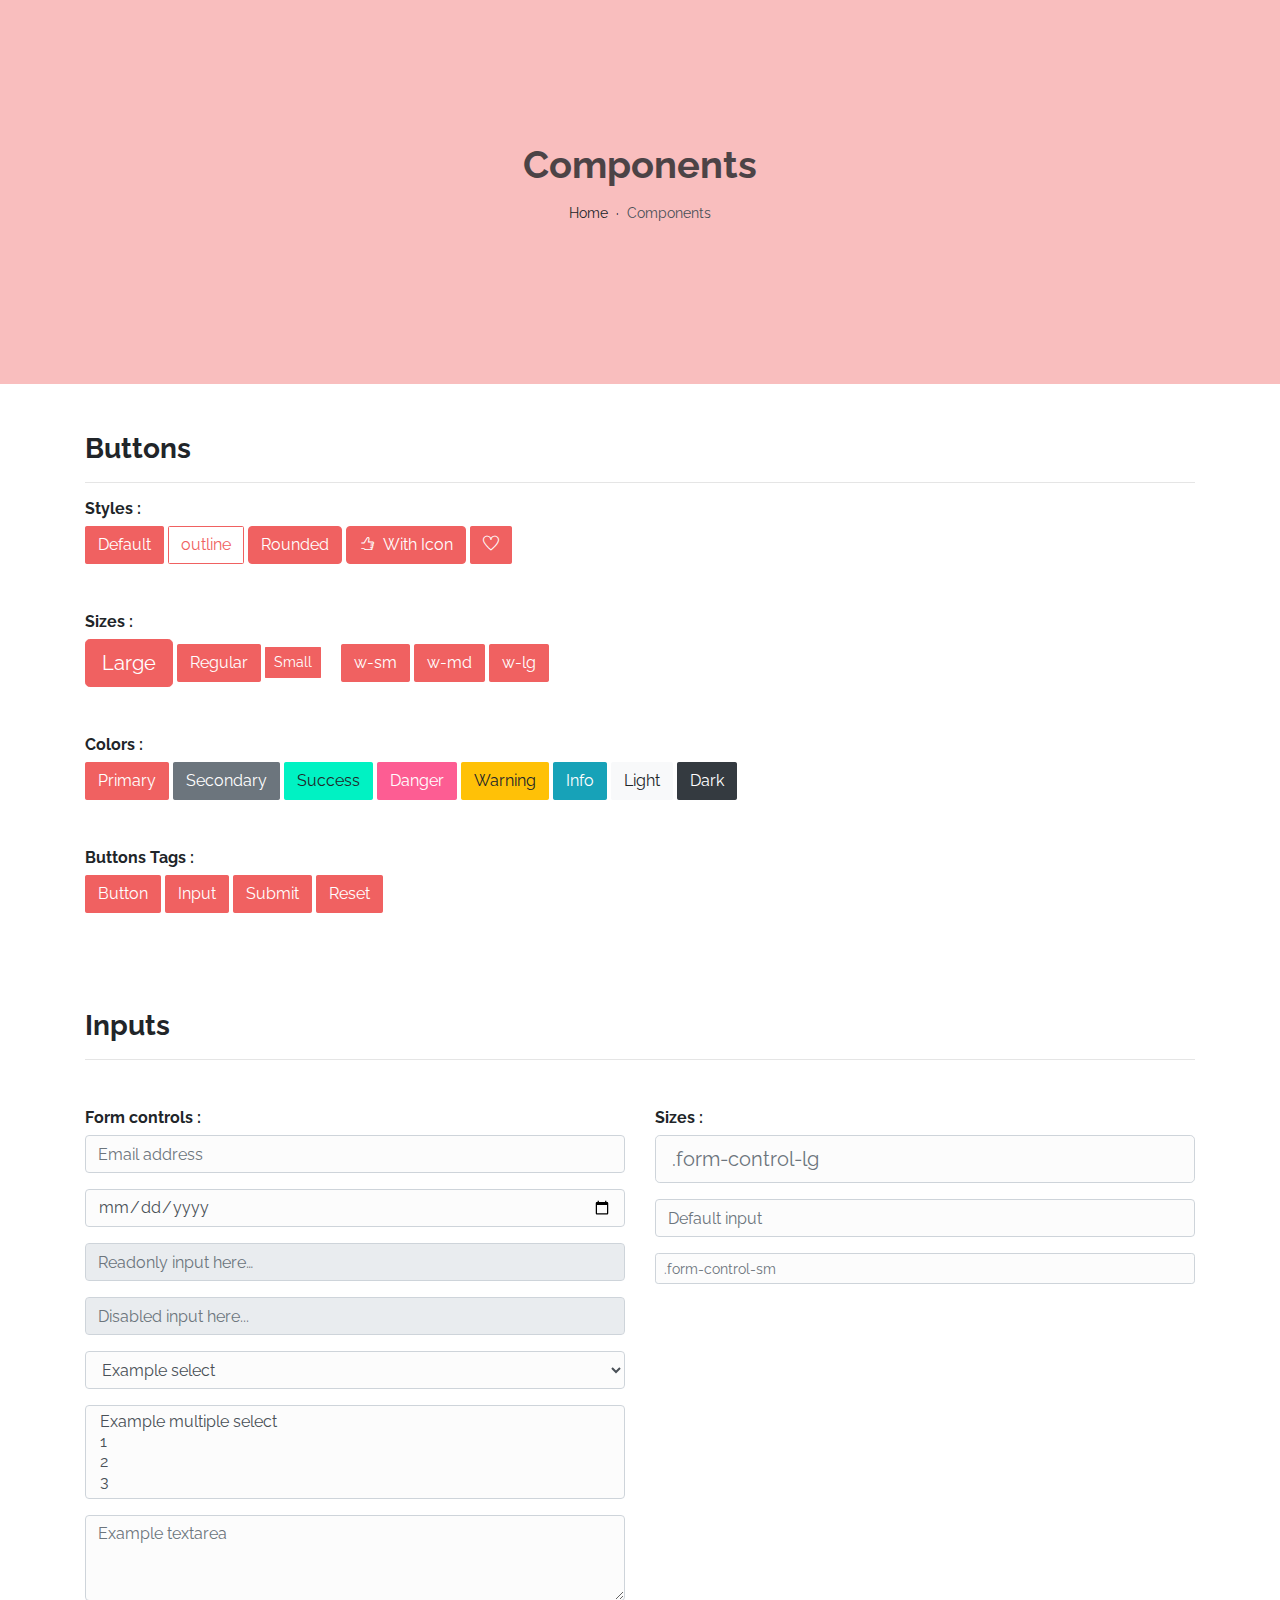
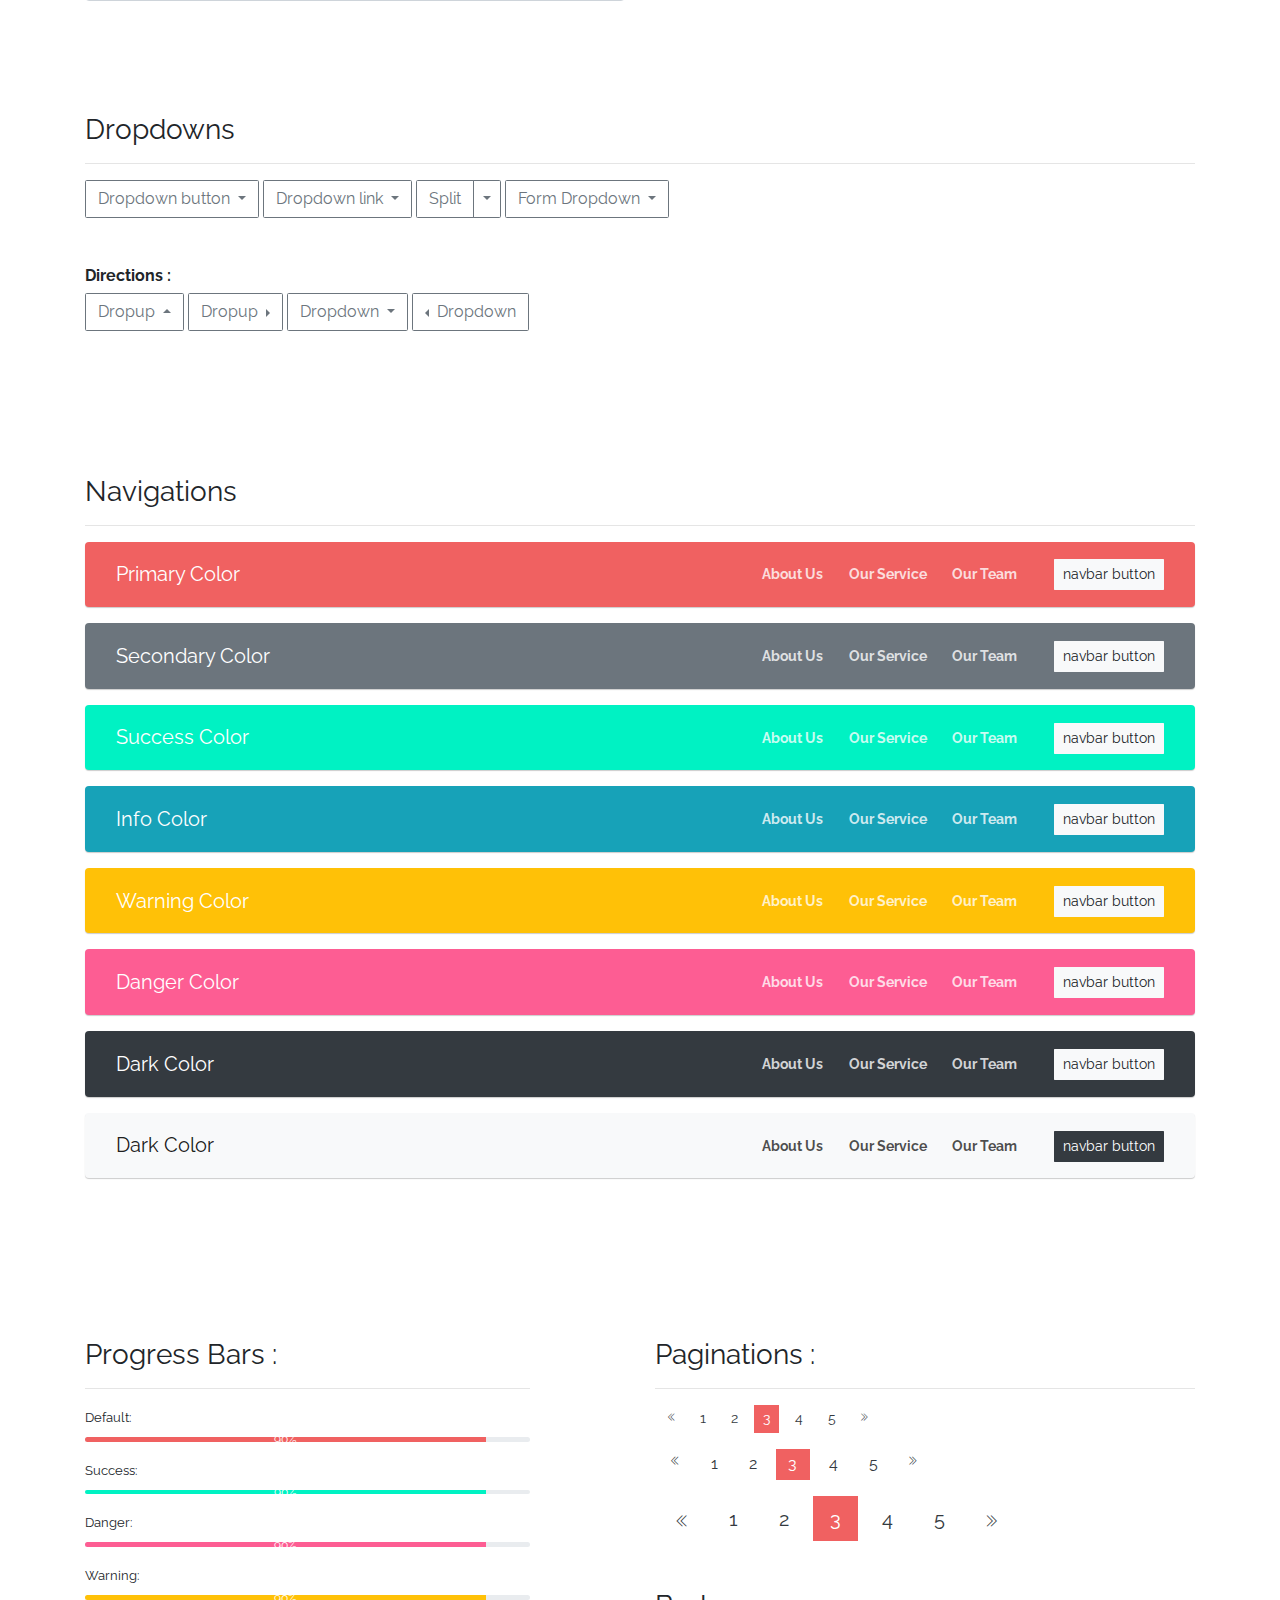
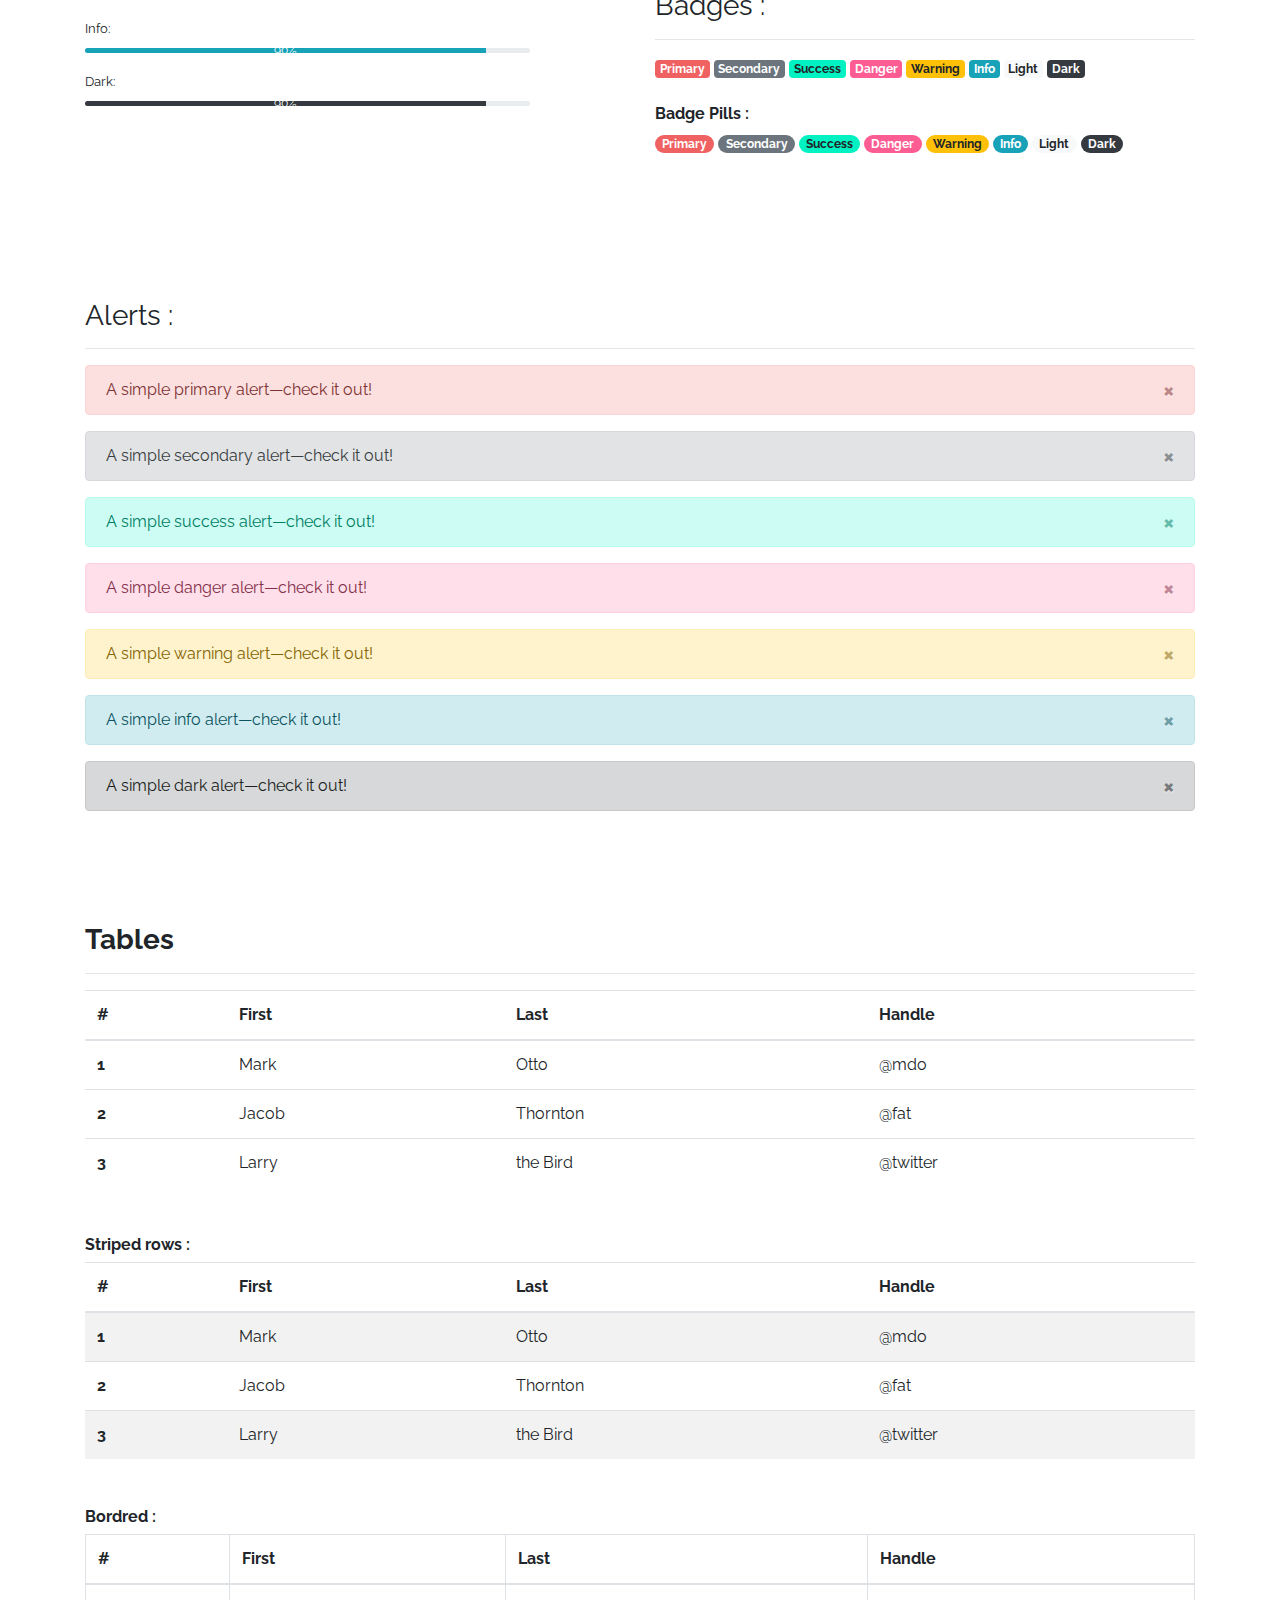
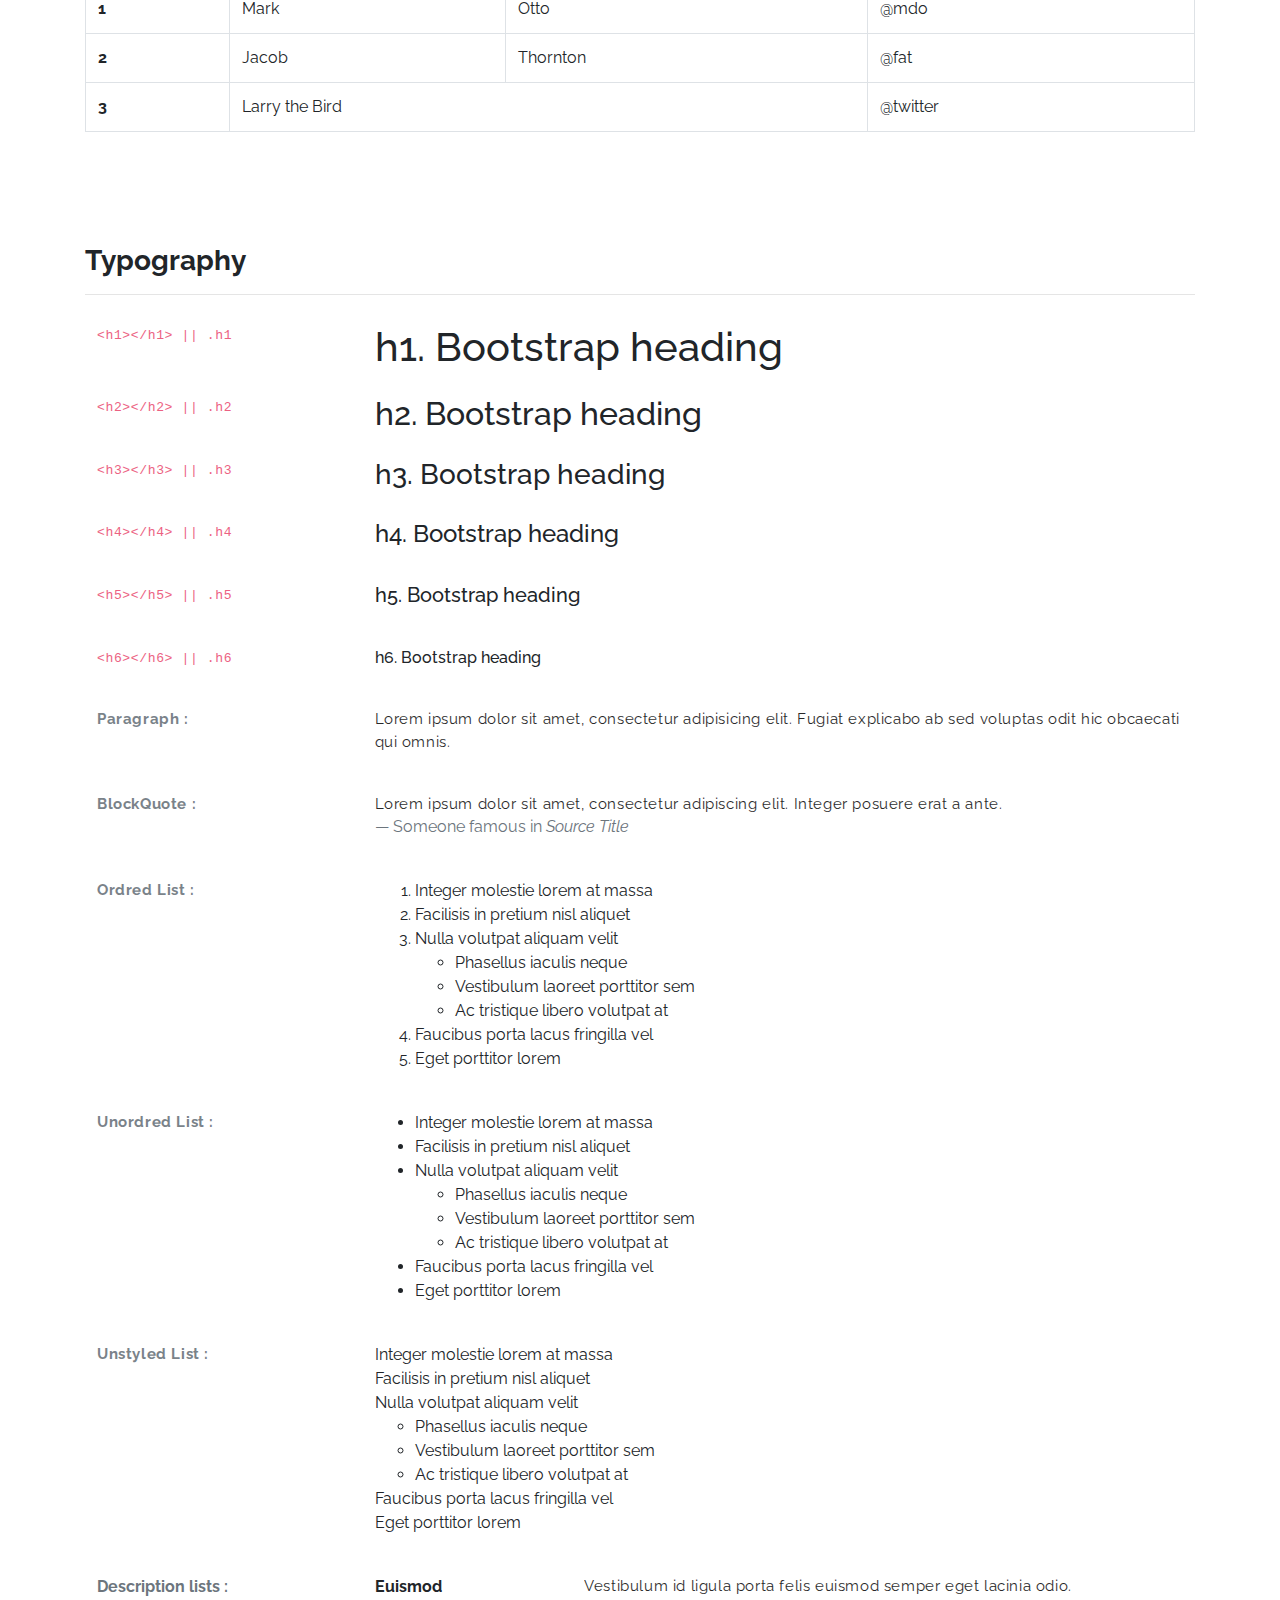
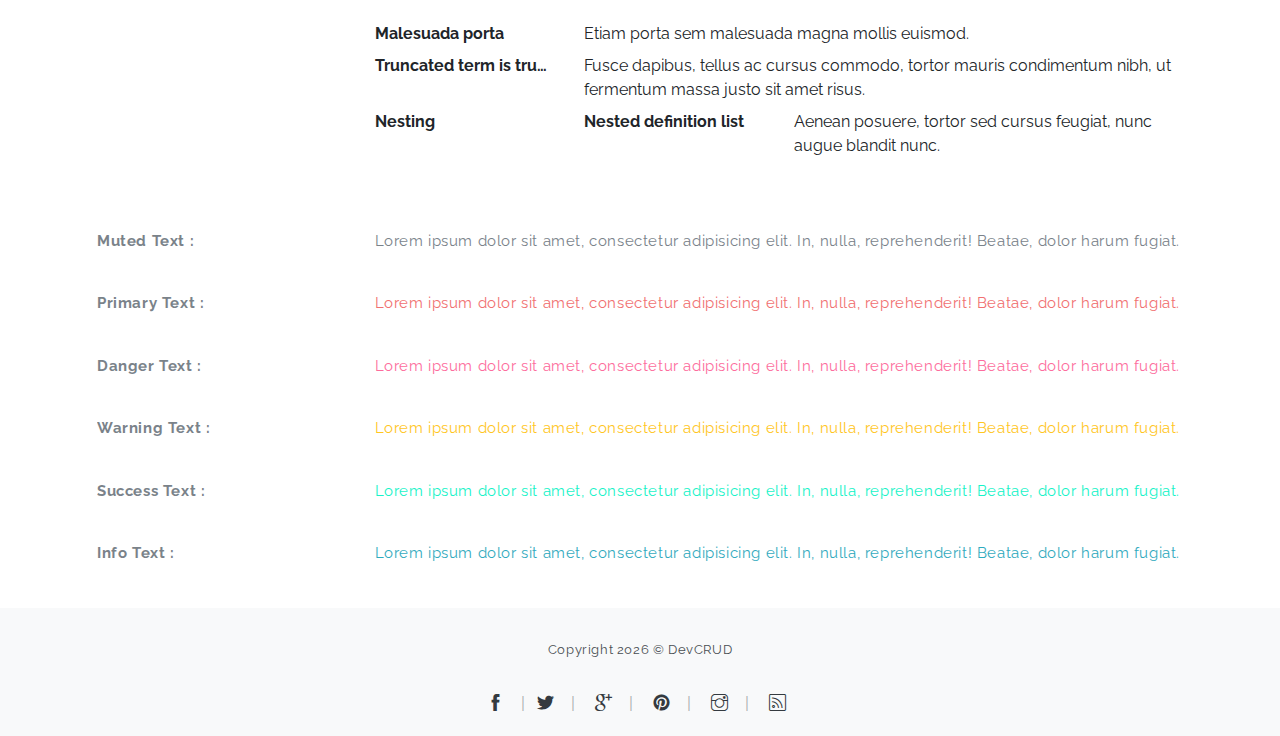
<file: components.html>
<!DOCTYPE html>
<html lang="en">
<head>
   <meta charset="utf-8">
    <meta name="viewport" content="width=device-width, initial-scale=1, shrink-to-fit=no">
    <meta name="description" content="Start your development with Ollie landing page.">
    <meta name="author" content="Devcrud">
    <title>Ollie Landing page | Components</title>
   <!-- font icons -->
   <link rel="stylesheet" href="assets/vendors/themify-icons/css/themify-icons.css">
   <!-- Bootstrap + Steller  -->
   <link rel="stylesheet" href="assets/css/ollie.css">
</head>
<body>

   <!-- Page Header -->
   <header class="header header-mini"> 
      <div class="header-title">Components</div> 
      <nav aria-label="breadcrumb">
         <ol class="breadcrumb">
            <li class="breadcrumb-item"><a href="/">Home</a></li>
            <li class="breadcrumb-item active" aria-current="page">Components</li>
         </ol>
      </nav>
   </header> <!-- End Of Page Header -->

   <!-- main content -->
   <div class="container">

      <!-- Buttons -->
      <h3 class="mt-5">Buttons</h3>
      <hr>
      <h6 class="section-secondary-title">Styles :</h6>
      <button class="btn btn-primary">Default</button>
      <button class="btn btn-outline-primary">outline</button>
      <button class="btn btn-primary rounded">Rounded</button>
      <button class="btn btn-primary rounded"><i class="ti-thumb-up pr-1"></i> With Icon</button>
      <button class="btn btn-primary circle"><i class="ti-heart"></i></button>

      <h6 class="section-secondary-title mt-5">Sizes :</h6>
      <button class="btn btn-primary btn-lg">Large</button>
      <button class="btn btn-primary ">Regular</button>
      <button class="btn btn-primary btn-sm">Small</button>
      <button class="btn btn-primary w-sm ml-3">w-sm</button>
      <button class="btn btn-primary w-md">w-md</button>
      <button class="btn btn-primary w-lg">w-lg</button>

      <h6 class="section-secondary-title mt-5">Colors :</h6>          
      <button type="button" class="btn btn-primary">Primary</button>
      <button type="button" class="btn btn-secondary">Secondary</button>
      <button type="button" class="btn btn-success">Success</button>
      <button type="button" class="btn btn-danger">Danger</button>
      <button type="button" class="btn btn-warning">Warning</button>
      <button type="button" class="btn btn-info">Info</button>
      <button type="button" class="btn btn-light">Light</button>
      <button type="button" class="btn btn-dark">Dark</button>

      <h6 class="section-secondary-title mt-5">Buttons Tags :</h6>
      <button class="btn btn-primary" type="submit">Button</button>
      <input class="btn btn-primary" type="button" value="Input">
      <input class="btn btn-primary" type="submit" value="Submit">
      <input class="btn btn-primary" type="reset" value="Reset">
      
      <!-- devider -->
      <div class="py-5"></div>

      <!-- Inputs -->
      <h3>Inputs</h3>
      <hr>
      <div class="row mt-5">
         <div class="col-md-6">
            <h6 class="section-secondary-title">Form controls :</h6>        
            <div class="form-group">
               <input type="email" class="form-control" id="exampleFormControlInput1" placeholder="Email address">
            </div>
            <div class="form-group">
               <input type="date" class="form-control" id="exampleFormControlInput1" placeholder="Date">
            </div>
            <div class="form-group">
               <input class="form-control" type="text" placeholder="Readonly input here…" readonly>
            </div>
            <div class="form-group">
               <input class="form-control" id="disabledInput" type="text" placeholder="Disabled input here..." disabled>
            </div>
            <div class="form-group">
               <select class="form-control" id="exampleFormControlSelect1">
                  <option>Example select</option>
                  <option>1</option>
                  <option>2</option>
                  <option>3</option>
                  <option>4</option>
                  <option>5</option>
               </select>
            </div>
            <div class="form-group">
               <select multiple class="form-control" id="exampleFormControlSelect2">
                  <option>Example multiple select</option>
                  <option>1</option>
                  <option>2</option>
                  <option>3</option>
                  <option>4</option>
                  <option>5</option>
               </select>
            </div>
            <div class="form-group">
               <textarea class="form-control" id="exampleFormControlTextarea1" rows="3" placeholder="Example textarea"></textarea>
            </div>
         </div>
         <div class="col-md-6">
            <h6 class="section-secondary-title">Sizes :</h6>    
            <div class="form-group">
               <input class="form-control form-control-lg" type="text" placeholder=".form-control-lg">             
            </div>
            <div class="form-group">
               <input class="form-control" type="text" placeholder="Default input">
            </div>
            <div class="form-group">
               <input class="form-control form-control-sm" type="text" placeholder=".form-control-sm"> 
            </div>
         </div>
      </div> <!-- end of inputs -->   

      <!-- devider -->
      <div class="py-5"></div>             

      <!-- Dropdowns -->
      <h3 class="components-section-title font-weight-normal">Dropdowns</h3>
      <hr>
      <div class="dropdown d-inline-block">
         <button class="btn btn-outline-secondary dropdown-toggle" type="button" id="dropdownMenuButton" data-toggle="dropdown" aria-haspopup="true" aria-expanded="false">
         Dropdown button
         </button>
         <div class="dropdown-menu" aria-labelledby="dropdownMenuButton">
         <a class="dropdown-item" href="#">Action</a>
         <a class="dropdown-item" href="#">Another action</a>
         <a class="dropdown-item" href="#">Something else here</a>
         </div>
      </div>
      <div class="dropdown d-inline-block">
         <a class="btn btn-outline-secondary dropdown-toggle" href="#" role="button" id="dropdownMenuLink" data-toggle="dropdown" aria-haspopup="true" aria-expanded="false">
            Dropdown link
         </a>
         <div class="dropdown-menu" aria-labelledby="dropdownMenuLink">
            <a class="dropdown-item" href="#">Action</a>
            <a class="dropdown-item" href="#">Another action</a>
            <a class="dropdown-item" href="#">Something else here</a>
         </div>
      </div>
      <div class="btn-group">
         <button type="button" class="btn btn-outline-secondary">Split</button>
         <button type="button" class="btn btn-outline-secondary dropdown-toggle dropdown-toggle-split" data-toggle="dropdown" aria-haspopup="true" aria-expanded="false">
         <span class="sr-only">Toggle Dropdown</span>
         </button>
         <div class="dropdown-menu">
            <a class="dropdown-item" href="#">Action</a>
            <a class="dropdown-item" href="#">Another action</a>
            <a class="dropdown-item" href="#">Something else here</a>
            <div class="dropdown-divider"></div>
            <a class="dropdown-item" href="#">Separated link</a>
         </div>
      </div>
      <div class="btn-group">
         <button class="btn btn-outline-secondary dropdown-toggle" type="button" id="dropdownMenuButton" data-toggle="dropdown" aria-haspopup="true" aria-expanded="false">
            Form Dropdown
         </button>
         <div class="dropdown-menu form">
            <form class="px-4 py-3">
               <div class="form-group">
                  <input type="email" class="form-control" id="exampleDropdownFormEmail1" placeholder="email@example.com">
               </div>
               <div class="form-group">
                  <input type="password" class="form-control" id="exampleDropdownFormPassword1" placeholder="Password">
               </div>
               <div class="form-check mb-3">
                  <input type="checkbox" class="form-check-input" id="dropdownCheck">
                  <label class="form-check-label" for="dropdownCheck">
                     Remember me
                  </label>
               </div>
               <button type="submit" class="btn btn-primary btn-block">Sign in</button>
            </form>
            <div class="dropdown-divider"></div>
            <a class="dropdown-item" href="#"><small>New around here? Sign up</small></a>
            <a class="dropdown-item" href="#"><small>Forgot password?</small></a>
         </div>
      </div>       
      <h6 class="section-secondary-title mt-5">Directions :</h6>  
      <div class="btn-group dropup">
         <button type="button" class="btn btn-outline-secondary dropdown-toggle" data-toggle="dropdown" aria-haspopup="true" aria-expanded="false">
            Dropup
         </button>
         <div class="dropdown-menu">
            <a class="dropdown-item" href="#">Action</a>
            <a class="dropdown-item" href="#">Another action</a>
            <a class="dropdown-item" href="#">Something else here</a>
            <div class="dropdown-divider"></div>
            <a class="dropdown-item" href="#">Separated link</a>
         </div>
      </div>
      <div class="btn-group dropright">
         <button type="button" class="btn btn-outline-secondary dropdown-toggle" data-toggle="dropdown" aria-haspopup="true" aria-expanded="false">
            Dropup
         </button>
         <div class="dropdown-menu">
            <a class="dropdown-item" href="#">Action</a>
            <a class="dropdown-item" href="#">Another action</a>
            <a class="dropdown-item" href="#">Something else here</a>
            <div class="dropdown-divider"></div>
            <a class="dropdown-item" href="#">Separated link</a>
         </div>
      </div>
      <div class="btn-group">
         <button type="button" class="btn btn-outline-secondary dropdown-toggle" data-toggle="dropdown" aria-haspopup="true" aria-expanded="false">
            Dropdown
         </button>
         <div class="dropdown-menu">
            <a class="dropdown-item" href="#">Action</a>
            <a class="dropdown-item" href="#">Another action</a>
            <a class="dropdown-item" href="#">Something else here</a>
            <div class="dropdown-divider"></div>
            <a class="dropdown-item" href="#">Separated link</a>
         </div>
      </div>
      <div class="btn-group dropleft">
         <button type="button" class="btn btn-outline-secondary dropdown-toggle" data-toggle="dropdown" aria-haspopup="true" aria-expanded="false">
            Dropdown
         </button>
         <div class="dropdown-menu">
            <a class="dropdown-item" href="#">Action</a>
            <a class="dropdown-item" href="#">Another action</a>
            <a class="dropdown-item" href="#">Something else here</a>
            <div class="dropdown-divider"></div>
            <a class="dropdown-item" href="#">Separated link</a>
         </div>
      </div> <!-- end of Dropdowns -->  

      <!-- devider -->
      <div class="py-5"></div>   

      <!-- navbars -->
      <h3 class="components-section-title font-weight-normal mt-5">Navigations</h3>
      <hr>
      <nav class="navbar navbar-expand-sm navbar-dark bg-primary rounded shadow mb-3">
         <div class="container">
            <a class="navbar-brand" href="#">Primary Color</a>
            <button class="navbar-toggler ml-auto" type="button" data-toggle="collapse" data-target="#navbarSupportedContent" aria-controls="navbarSupportedContent" aria-expanded="false" aria-label="Toggle navigation">
            <span class="navbar-toggler-icon"></span>
            </button>
            <div class="collapse navbar-collapse" id="navbarSupportedContent">
               <ul class="navbar-nav ml-auto"> 
                  <li class="nav-item">
                     <a class="nav-link" href="#about">About Us</a>
                  </li>
                  <li class="nav-item">
                     <a class="nav-link" href="#service">Our Service</a>
                  </li>
                  <li class="nav-item">
                     <a class="nav-link" href="#team">Our Team</a>
                  </li>
                  <li class="nav-item">
                     <a href="#book-table" class="ml-4 mt-1 btn btn-light btn-sm">navbar button</a>
                  </li>
               </ul>                       
            </div>
         </div>
      </nav>
      <nav class="navbar navbar-expand-sm navbar-dark bg-secondary rounded shadow mb-3">
         <div class="container">
            <a class="navbar-brand" href="#">Secondary Color</a>
            <button class="navbar-toggler ml-auto" type="button" data-toggle="collapse" data-target="#navbarSupportedContent" aria-controls="navbarSupportedContent" aria-expanded="false" aria-label="Toggle navigation">
            <span class="navbar-toggler-icon"></span>
            </button>
            <div class="collapse navbar-collapse" id="navbarSupportedContent">
               <ul class="navbar-nav ml-auto"> 
                  <li class="nav-item">
                     <a class="nav-link" href="#about">About Us</a>
                  </li>
                  <li class="nav-item">
                     <a class="nav-link" href="#service">Our Service</a>
                  </li>
                  <li class="nav-item">
                     <a class="nav-link" href="#team">Our Team</a>
                  </li>
                  <li class="nav-item">
                     <a href="#book-table" class="ml-4 mt-1 btn btn-light btn-sm">navbar button</a>
                  </li>
               </ul>                       
            </div>
         </div>
      </nav>
      <nav class="navbar navbar-expand-sm navbar-dark bg-success rounded shadow mb-3">
         <div class="container">
            <a class="navbar-brand" href="#">Success Color</a>
            <button class="navbar-toggler ml-auto" type="button" data-toggle="collapse" data-target="#navbarSupportedContent" aria-controls="navbarSupportedContent" aria-expanded="false" aria-label="Toggle navigation">
            <span class="navbar-toggler-icon"></span>
            </button>
            <div class="collapse navbar-collapse" id="navbarSupportedContent">
               <ul class="navbar-nav ml-auto"> 
                  <li class="nav-item">
                     <a class="nav-link" href="#about">About Us</a>
                  </li>
                  <li class="nav-item">
                     <a class="nav-link" href="#service">Our Service</a>
                  </li>
                  <li class="nav-item">
                     <a class="nav-link" href="#team">Our Team</a>
                  </li>
                  <li class="nav-item">
                     <a href="#book-table" class="ml-4 mt-1 btn btn-light btn-sm">navbar button</a>
                  </li>
               </ul>                       
            </div>
         </div>
      </nav>
      <nav class="navbar navbar-expand-sm navbar-dark bg-info rounded shadow mb-3">
         <div class="container">
            <a class="navbar-brand" href="#">Info Color</a>
            <button class="navbar-toggler ml-auto" type="button" data-toggle="collapse" data-target="#navbarSupportedContent" aria-controls="navbarSupportedContent" aria-expanded="false" aria-label="Toggle navigation">
            <span class="navbar-toggler-icon"></span>
            </button>
            <div class="collapse navbar-collapse" id="navbarSupportedContent">
               <ul class="navbar-nav ml-auto"> 
                  <li class="nav-item">
                     <a class="nav-link" href="#about">About Us</a>
                  </li>
                  <li class="nav-item">
                     <a class="nav-link" href="#service">Our Service</a>
                  </li>
                  <li class="nav-item">
                     <a class="nav-link" href="#team">Our Team</a>
                  </li>
                  <li class="nav-item">
                     <a href="#book-table" class="ml-4 mt-1 btn btn-light btn-sm">navbar button</a>
                  </li>
               </ul>                       
            </div>
         </div>
      </nav>
      <nav class="navbar navbar-expand-sm navbar-dark bg-warning rounded shadow mb-3">
         <div class="container">
            <a class="navbar-brand" href="#">Warning Color</a>
            <button class="navbar-toggler ml-auto" type="button" data-toggle="collapse" data-target="#navbarSupportedContent" aria-controls="navbarSupportedContent" aria-expanded="false" aria-label="Toggle navigation">
            <span class="navbar-toggler-icon"></span>
            </button>
            <div class="collapse navbar-collapse" id="navbarSupportedContent">
               <ul class="navbar-nav ml-auto"> 
                  <li class="nav-item">
                     <a class="nav-link" href="#about">About Us</a>
                  </li>
                  <li class="nav-item">
                     <a class="nav-link" href="#service">Our Service</a>
                  </li>
                  <li class="nav-item">
                     <a class="nav-link" href="#team">Our Team</a>
                  </li>
                  <li class="nav-item">
                     <a href="#book-table" class="ml-4 mt-1 btn btn-light btn-sm">navbar button</a>
                  </li>
               </ul>                       
            </div>
         </div>
      </nav>
      <nav class="navbar navbar-expand-sm navbar-dark bg-danger rounded shadow mb-3">
         <div class="container">
            <a class="navbar-brand" href="#">Danger Color</a>
            <button class="navbar-toggler ml-auto" type="button" data-toggle="collapse" data-target="#navbarSupportedContent" aria-controls="navbarSupportedContent" aria-expanded="false" aria-label="Toggle navigation">
            <span class="navbar-toggler-icon"></span>
            </button>
            <div class="collapse navbar-collapse" id="navbarSupportedContent">
               <ul class="navbar-nav ml-auto"> 
                  <li class="nav-item">
                     <a class="nav-link" href="#about">About Us</a>
                  </li>
                  <li class="nav-item">
                     <a class="nav-link" href="#service">Our Service</a>
                  </li>
                  <li class="nav-item">
                     <a class="nav-link" href="#team">Our Team</a>
                  </li>
                  <li class="nav-item">
                     <a href="#book-table" class="ml-4 mt-1 btn btn-light btn-sm">navbar button</a>
                  </li>
               </ul>                       
            </div>
         </div>
      </nav>
      <nav class="navbar navbar-expand-sm navbar-dark bg-dark rounded shadow mb-3">
         <div class="container">
            <a class="navbar-brand" href="#">Dark Color</a>
            <button class="navbar-toggler ml-auto" type="button" data-toggle="collapse" data-target="#navbarSupportedContent" aria-controls="navbarSupportedContent" aria-expanded="false" aria-label="Toggle navigation">
            <span class="navbar-toggler-icon"></span>
            </button>
            <div class="collapse navbar-collapse" id="navbarSupportedContent">
               <ul class="navbar-nav ml-auto"> 
                  <li class="nav-item">
                     <a class="nav-link" href="#about">About Us</a>
                  </li>
                  <li class="nav-item">
                     <a class="nav-link" href="#service">Our Service</a>
                  </li>
                  <li class="nav-item">
                     <a class="nav-link" href="#team">Our Team</a>
                  </li>
                  <li class="nav-item">
                     <a href="#book-table" class="ml-4 mt-1 btn btn-light btn-sm">navbar button</a>
                  </li>
               </ul>                       
            </div>
         </div>
      </nav>
      <nav class="navbar navbar-expand-sm navbar-light bg-light rounded shadow mb-3">
         <div class="container">
            <a class="navbar-brand" href="#">Dark Color</a>
            <button class="navbar-toggler ml-auto" type="button" data-toggle="collapse" data-target="#navbarSupportedContent" aria-controls="navbarSupportedContent" aria-expanded="false" aria-label="Toggle navigation">
            <span class="navbar-toggler-icon"></span>
            </button>
            <div class="collapse navbar-collapse" id="navbarSupportedContent">
               <ul class="navbar-nav ml-auto"> 
                  <li class="nav-item">
                     <a class="nav-link" href="#about">About Us</a>
                  </li>
                  <li class="nav-item">
                     <a class="nav-link" href="#service">Our Service</a>
                  </li>
                  <li class="nav-item">
                     <a class="nav-link" href="#team">Our Team</a>
                  </li>
                  <li class="nav-item">
                     <a href="#book-table" class="ml-4 mt-1 btn btn-dark btn-sm">navbar button</a>
                  </li>
               </ul>                       
            </div>
         </div>
      </nav>
      <!-- End of navbars -->

      <!-- devider -->
      <div class="py-5"></div>   
      
      <!-- progress bars -->
      <div class="row justify-content-between">
         <div class="col-md-5">
            <h3 class="components-section-title font-weight-normal mt-5">Progress Bars :</h3>
            <hr>
            <small>Default: </small>
            <div class="progress mt-2 mb-3">
               <div class="progress-bar" role="progressbar" style="width: 90%" aria-valuenow="25" aria-valuemin="0" aria-valuemax="100"><span>90%</span></div>
            </div>
            <small>Success:</small>
            <div class="progress mt-2 mb-3">
               <div class="progress-bar bg-success" role="progressbar" style="width: 90%" aria-valuenow="25" aria-valuemin="0" aria-valuemax="100"><span>90%</span></div>
            </div>
            <small>Danger:</small>
            <div class="progress mt-2 mb-3">
               <div class="progress-bar bg-danger" role="progressbar" style="width: 90%" aria-valuenow="25" aria-valuemin="0" aria-valuemax="100"><span>90%</span></div>
            </div>
            <small>Warning:</small>
            <div class="progress mt-2 mb-3">
               <div class="progress-bar bg-warning" role="progressbar" style="width: 90%" aria-valuenow="25" aria-valuemin="0" aria-valuemax="100"><span>90%</span></div>
            </div>
            <small>Info:</small>
            <div class="progress mt-2 mb-3">
               <div class="progress-bar bg-info" role="progressbar" style="width: 90%" aria-valuenow="25" aria-valuemin="0" aria-valuemax="100"><span>90%</span></div>
            </div>
            <small>Dark:</small>
            <div class="progress mt-2 mb-3">
               <div class="progress-bar bg-dark" role="progressbar" style="width: 90%" aria-valuenow="25" aria-valuemin="0" aria-valuemax="100"><span>90%</span></div>
            </div>
         </div>
         <div class="col-md-6">
            <h3 class="components-section-title font-weight-normal mt-5">Paginations :</h3>
            <hr>
            <nav aria-label="Page navigation example">
               <ul class="pagination pagination-sm">
                  <li class="page-item"><a class="page-link" href="#"><i class="ti-angle-double-left"></i></a></li>
                  <li class="page-item"><a class="page-link" href="#">1</a></li>
                  <li class="page-item"><a class="page-link" href="#">2</a></li>
                  <li class="page-item active"><a class="page-link" href="#">3</a></li>
                  <li class="page-item"><a class="page-link" href="#">4</a></li>
                  <li class="page-item"><a class="page-link" href="#">5</a></li>
                  <li class="page-item"><a class="page-link" href="#"><i class="ti-angle-double-right"></i></a></li>
               </ul>
            </nav>
            <nav aria-label="Page navigation example">
               <ul class="pagination">
               <li class="page-item"><a class="page-link" href="#"><i class="ti-angle-double-left"></i></a></li>
                  <li class="page-item"><a class="page-link" href="#">1</a></li>
                  <li class="page-item"><a class="page-link" href="#">2</a></li>
                  <li class="page-item active"><a class="page-link" href="#">3</a></li>
                  <li class="page-item"><a class="page-link" href="#">4</a></li>
                  <li class="page-item"><a class="page-link" href="#">5</a></li>
                  <li class="page-item"><a class="page-link" href="#"><i class="ti-angle-double-right"></i></a></li>
               </ul>
            </nav>
            <nav aria-label="Page navigation example">
               <ul class="pagination pagination-lg">
                  <li class="page-item"><a class="page-link" href="#"><i class="ti-angle-double-left"></i></a></li>
                  <li class="page-item"><a class="page-link" href="#">1</a></li>
                  <li class="page-item"><a class="page-link" href="#">2</a></li>
                  <li class="page-item active"><a class="page-link" href="#">3</a></li>
                  <li class="page-item"><a class="page-link" href="#">4</a></li>
                  <li class="page-item"><a class="page-link" href="#">5</a></li>
                  <li class="page-item"><a class="page-link" href="#"><i class="ti-angle-double-right"></i></a></li>
               </ul>
            </nav>

            <!-- Badges -->
            <h3 class="components-section-title font-weight-normal mt-5">Badges :</h3>
            <hr>
            <span class="badge badge-primary">Primary</span>
            <span class="badge badge-secondary">Secondary</span>
            <span class="badge badge-success">Success</span>
            <span class="badge badge-danger">Danger</span>
            <span class="badge badge-warning">Warning</span>
            <span class="badge badge-info">Info</span>
            <span class="badge badge-light">Light</span>
            <span class="badge badge-dark">Dark</span>
            <h6 class="section-secondary-title mt-4 mb-2">Badge Pills :</h6>
            <span class="badge badge-pill badge-primary">Primary</span>
            <span class="badge badge-pill badge-secondary">Secondary</span>
            <span class="badge badge-pill badge-success">Success</span>
            <span class="badge badge-pill badge-danger">Danger</span>
            <span class="badge badge-pill badge-warning">Warning</span>
            <span class="badge badge-pill badge-info">Info</span>
            <span class="badge badge-pill badge-light">Light</span>
            <span class="badge badge-pill badge-dark">Dark</span>
         </div>
      </div> <!-- End of Progress bars -->

      <!-- devider -->
      <div class="py-5"></div>  

      <!-- Alerts -->
      <h3 class="components-section-title font-weight-normal mt-5">Alerts :</h3>
      <hr>
      <div class="alert alert-primary alert-dismissible fade show" role="alert">
         A simple primary alert—check it out!
         <button type="button" class="close" data-dismiss="alert" aria-label="Close">
            <span aria-hidden="true">&times;</span>
         </button>
      </div>
      <div class="alert alert-secondary alert-dismissible fade show" role="alert">
         A simple secondary alert—check it out!
         <button type="button" class="close" data-dismiss="alert" aria-label="Close">
            <span aria-hidden="true">&times;</span>
         </button>
      </div>
      <div class="alert alert-success alert-dismissible fade show" role="alert">
         A simple success alert—check it out!
         <button type="button" class="close" data-dismiss="alert" aria-label="Close">
            <span aria-hidden="true">&times;</span>
         </button>
      </div>
      <div class="alert alert-danger alert-dismissible fade show" role="alert">
         A simple danger alert—check it out!
         <button type="button" class="close" data-dismiss="alert" aria-label="Close">
            <span aria-hidden="true">&times;</span>
         </button>
      </div>
      <div class="alert alert-warning alert-dismissible fade show" role="alert">
         A simple warning alert—check it out!
         <button type="button" class="close" data-dismiss="alert" aria-label="Close">
            <span aria-hidden="true">&times;</span>
         </button>
      </div>
      <div class="alert alert-info alert-dismissible fade show" role="alert">
         A simple info alert—check it out!
         <button type="button" class="close" data-dismiss="alert" aria-label="Close">
            <span aria-hidden="true">&times;</span>
         </button>
      </div>
      <div class="alert alert-dark alert-dismissible fade show" role="alert">
         A simple dark alert—check it out!
         <button type="button" class="close" data-dismiss="alert" aria-label="Close">
            <span aria-hidden="true">&times;</span>
         </button>
      </div>
      <!-- end of alerts -->

      <!-- devider -->
      <div class="py-5"></div> 
   
      <!-- tables -->
      <h3 class="components-section-title">Tables</h3>
      <hr>
      <table class="table">
         <thead>
            <tr>
               <th scope="col">#</th>
               <th scope="col">First</th>
               <th scope="col">Last</th>
               <th scope="col">Handle</th>
            </tr>
         </thead>
         <tbody>
            <tr>
               <th scope="row">1</th>
               <td>Mark</td>
               <td>Otto</td>
               <td>@mdo</td>
            </tr>
            <tr>
               <th scope="row">2</th>
               <td>Jacob</td>
               <td>Thornton</td>
               <td>@fat</td>
            </tr>
            <tr>
               <th scope="row">3</th>
               <td>Larry</td>
               <td>the Bird</td>
               <td>@twitter</td>
            </tr>
         </tbody>
      </table>

      <h6 class="section-secondary-title mt-5">Striped rows :</h6>
      <table class="table table-striped">
         <thead>
            <tr>
               <th scope="col">#</th>
               <th scope="col">First</th>
               <th scope="col">Last</th>
               <th scope="col">Handle</th>
            </tr>
         </thead>
         <tbody>
            <tr>
               <th scope="row">1</th>
               <td>Mark</td>
               <td>Otto</td>
               <td>@mdo</td>
            </tr>
            <tr>
               <th scope="row">2</th>
               <td>Jacob</td>
               <td>Thornton</td>
               <td>@fat</td>
            </tr>
            <tr>
               <th scope="row">3</th>
               <td>Larry</td>
               <td>the Bird</td>
               <td>@twitter</td>
            </tr>
         </tbody>
      </table>

      <h6 class="section-secondary-title mt-5">Bordred :</h6>
      <table class="table table-bordered">
         <thead>
            <tr>
               <th scope="col">#</th>
               <th scope="col">First</th>
               <th scope="col">Last</th>
               <th scope="col">Handle</th>
            </tr>
         </thead>
         <tbody>
            <tr>
               <th scope="row">1</th>
               <td>Mark</td>
               <td>Otto</td>
               <td>@mdo</td>
            </tr>
            <tr>
               <th scope="row">2</th>
               <td>Jacob</td>
               <td>Thornton</td>
               <td>@fat</td>
            </tr>
            <tr>
               <th scope="row">3</th>
               <td colspan="2">Larry the Bird</td>
               <td>@twitter</td>
            </tr>
         </tbody>
      </table>
      <!-- end of tables -->

      <!-- devider -->
      <div class="py-5"></div> 

      <!-- typography -->
      <h3 class="components-section-title">Typography</h3>
      <hr>
      
      <table class="table table-borderless v-align-center">
         <tbody>
            <tr>
               <td>
                  <p><code class="highlighter-rouge">&lt;h1&gt;&lt;/h1&gt; || .h1</code></p>
               </td>
               <td class="w-75"><span class="h1">h1. Bootstrap heading</span></td>
            </tr>
            <tr>
               <td>
                  <p><code class="highlighter-rouge">&lt;h2&gt;&lt;/h2&gt; || .h2</code></p>
               </td>
               <td><span class="h2">h2. Bootstrap heading</span></td>
            </tr>
            <tr>
               <td>
                  <p><code class="highlighter-rouge">&lt;h3&gt;&lt;/h3&gt; || .h3</code></p>
               </td>
               <td><span class="h3">h3. Bootstrap heading</span></td>
            </tr>
            <tr>
               <td>
                  <p><code class="highlighter-rouge">&lt;h4&gt;&lt;/h4&gt; || .h4</code></p>
               </td>
               <td><span class="h4">h4. Bootstrap heading</span></td>
            </tr>
            <tr>
               <td>
                  <p><code class="highlighter-rouge">&lt;h5&gt;&lt;/h5&gt; || .h5</code></p>
               </td>
               <td><span class="h5">h5. Bootstrap heading</span></td>
            </tr>
            <tr>
               <td>
                  <p><code class="highlighter-rouge">&lt;h6&gt;&lt;/h6&gt; || .h6</code></p>
               </td>
               <td><span class="h6">h6. Bootstrap heading</span></td>
            </tr>
            <tr>
               <td>
                  <p class="font-weight-bold text-muted">Paragraph :</p>
               </td>
               <td><p>Lorem ipsum dolor sit amet, consectetur adipisicing elit. Fugiat explicabo ab sed voluptas odit hic obcaecati qui omnis.</p></td>
            </tr>
            <tr>
               <td>
                  <p class="font-weight-bold text-muted">BlockQuote :</p>
               </td>
               <td>
                  <blockquote class="blockquote">
                     <p class="mb-0">Lorem ipsum dolor sit amet, consectetur adipiscing elit. Integer posuere erat a ante.</p>
                     <footer class="blockquote-footer">Someone famous in <cite title="Source Title">Source Title</cite></footer>
                  </blockquote>
               </td>
            </tr>

            <tr>
               <td><p class="font-weight-bold text-muted">Ordred List :</p></td>
               <td>
                  <ol>
                     <li>Integer molestie lorem at massa</li>
                     <li>Facilisis in pretium nisl aliquet</li>
                     <li>Nulla volutpat aliquam velit
                        <ul>
                           <li>Phasellus iaculis neque</li>
                           <li>Vestibulum laoreet porttitor sem</li>
                           <li>Ac tristique libero volutpat at</li>
                        </ul>
                     </li>
                     <li>Faucibus porta lacus fringilla vel</li>
                     <li>Eget porttitor lorem</li>
                  </ol>
               </td>
            </tr>
            <tr>
               <td><p class="font-weight-bold text-muted">Unordred List :</p></td>
               <td>
                  <ul >
                     <li>Integer molestie lorem at massa</li>
                     <li>Facilisis in pretium nisl aliquet</li>
                     <li>Nulla volutpat aliquam velit
                        <ul>
                           <li>Phasellus iaculis neque</li>
                           <li>Vestibulum laoreet porttitor sem</li>
                           <li>Ac tristique libero volutpat at</li>
                        </ul>
                     </li>
                     <li>Faucibus porta lacus fringilla vel</li>
                     <li>Eget porttitor lorem</li>
                  </ul>
               </td>
            </tr>
            <tr>
               <td><p class="font-weight-bold text-muted">Unstyled List :</p></td>
               <td>
                  <ul class="list-unstyled">
                     <li>Integer molestie lorem at massa</li>
                     <li>Facilisis in pretium nisl aliquet</li>
                     <li>Nulla volutpat aliquam velit
                        <ul>
                           <li>Phasellus iaculis neque</li>
                           <li>Vestibulum laoreet porttitor sem</li>
                           <li>Ac tristique libero volutpat at</li>
                        </ul>
                     </li>
                     <li>Faucibus porta lacus fringilla vel</li>
                     <li>Eget porttitor lorem</li>
                  </ul>
               </td>
            </tr>
            <tr>
               <td class="font-weight-bold text-muted">Description lists : </td>
               <td>
                  <dl class="row">
                     <dt class="col-sm-3">Euismod</dt>
                     <dd class="col-sm-9">
                        <p>Vestibulum id ligula porta felis euismod semper eget lacinia odio.</p>
                     </dd>

                     <dt class="col-sm-3">Malesuada porta</dt>
                     <dd class="col-sm-9">Etiam porta sem malesuada magna mollis euismod.</dd>

                     <dt class="col-sm-3 text-truncate">Truncated term is truncated</dt>
                     <dd class="col-sm-9">Fusce dapibus, tellus ac cursus commodo, tortor mauris condimentum nibh, ut fermentum massa justo sit amet risus.</dd>

                     <dt class="col-sm-3">Nesting</dt>
                     <dd class="col-sm-9">
                        <dl class="row">
                           <dt class="col-sm-4">Nested definition list</dt>
                           <dd class="col-sm-8">Aenean posuere, tortor sed cursus feugiat, nunc augue blandit nunc.</dd>
                        </dl>
                     </dd>
                  </dl>
               </td>
            </tr>
            <tr>
               <td>
                  <p class="font-weight-bold text-muted">Muted Text :</p>
               </td>
               <td>
                  <p class="text-muted">Lorem ipsum dolor sit amet, consectetur adipisicing elit. In, nulla, reprehenderit! Beatae, dolor harum fugiat.</p>
               </td>
            </tr>
            <tr>
               <td>
                  <p class="font-weight-bold text-muted">Primary Text :</p>
               </td>
               <td>
                  <p class="text-primary">Lorem ipsum dolor sit amet, consectetur adipisicing elit. In, nulla, reprehenderit! Beatae, dolor harum fugiat.</p>
               </td>
            </tr>
            <tr>
               <td>
                  <p class="font-weight-bold text-muted">Danger Text :</p>
               </td>
               <td>
                  <p class="text-danger">Lorem ipsum dolor sit amet, consectetur adipisicing elit. In, nulla, reprehenderit! Beatae, dolor harum fugiat.</p>
               </td>
            </tr>
            <tr>
               <td>
                  <p class="font-weight-bold text-muted">Warning Text :</p>
               </td>
               <td>
                  <p class="text-warning">Lorem ipsum dolor sit amet, consectetur adipisicing elit. In, nulla, reprehenderit! Beatae, dolor harum fugiat.</p>
               </td>
            </tr>
            <tr>
               <td>
                  <p class="font-weight-bold text-muted">Success Text :</p>
               </td>
               <td>
                  <p class="text-success">Lorem ipsum dolor sit amet, consectetur adipisicing elit. In, nulla, reprehenderit! Beatae, dolor harum fugiat.</p>
               </td>
            </tr>
            <tr>
               <td>
                  <p class="font-weight-bold text-muted">Info Text :</p>
               </td>
               <td>
                  <p class="text-info">Lorem ipsum dolor sit amet, consectetur adipisicing elit. In, nulla, reprehenderit! Beatae, dolor harum fugiat.</p>
               </td>
            </tr>
         </tbody>
      </table>
   </div>
   <!-- end of typography -->

   <!-- Page Footer -->
    <footer class="footer py-4 bg-light"> 
        <div class="container text-center">
            <p class="mb-4 small">Copyright <script>document.write(new Date().getFullYear())</script> &copy; <a href="http://www.devcrud.com">DevCRUD</a></p>
            <div class="social-links">
                <a href="javascript:void(0)" class="text-dark"><i class="ti-facebook"></i></a>
                <a href="javascript:void(0)" class="text-dark"><i class="ti-twitter-alt"></i></a>
                <a href="javascript:void(0)" class="text-dark"><i class="ti-google"></i></a>
                <a href="javascript:void(0)" class="text-dark"><i class="ti-pinterest-alt"></i></a>
                <a href="javascript:void(0)" class="text-dark"><i class="ti-instagram"></i></a>
                <a href="javascript:void(0)" class="text-dark"><i class="ti-rss"></i></a>
            </div>
        </div>
    </footer>
    <!-- End of page footer -->
   
   <!-- core  -->
   <script src="assets/vendors/jquery/jquery-3.4.1.js"></script>
   <script src="assets/vendors/bootstrap/bootstrap.bundle.js"></script>

</body>
</html>
</file>
<file: assets/vendors/themify-icons/css/themify-icons.css>
@font-face {
	font-family: 'themify';
	src:url("../fonts/themify.eot?-fvbane");
	src:url("../fonts/themify.eot?#iefix-fvbane") format("embedded-opentype"),
		url("../fonts/themify.woff?-fvbane") format("woff"),
		url("../fonts/themify.ttf?-fvbane") format("truetype"),
		url("../fonts/themify.svg?-fvbane#themify") format("svg");
	font-weight: normal;
	font-style: normal;
}

[class^="ti-"], [class*=" ti-"] {
	font-family: 'themify';
	speak: none;
	font-style: normal;
	font-weight: normal;
	font-variant: normal;
	text-transform: none;
	line-height: 1;

	/* Better Font Rendering =========== */
	-webkit-font-smoothing: antialiased;
	-moz-osx-font-smoothing: grayscale;
}

.ti-wand:before {
	content: "\e600";
}
.ti-volume:before {
	content: "\e601";
}
.ti-user:before {
	content: "\e602";
}
.ti-unlock:before {
	content: "\e603";
}
.ti-unlink:before {
	content: "\e604";
}
.ti-trash:before {
	content: "\e605";
}
.ti-thought:before {
	content: "\e606";
}
.ti-target:before {
	content: "\e607";
}
.ti-tag:before {
	content: "\e608";
}
.ti-tablet:before {
	content: "\e609";
}
.ti-star:before {
	content: "\e60a";
}
.ti-spray:before {
	content: "\e60b";
}
.ti-signal:before {
	content: "\e60c";
}
.ti-shopping-cart:before {
	content: "\e60d";
}
.ti-shopping-cart-full:before {
	content: "\e60e";
}
.ti-settings:before {
	content: "\e60f";
}
.ti-search:before {
	content: "\e610";
}
.ti-zoom-in:before {
	content: "\e611";
}
.ti-zoom-out:before {
	content: "\e612";
}
.ti-cut:before {
	content: "\e613";
}
.ti-ruler:before {
	content: "\e614";
}
.ti-ruler-pencil:before {
	content: "\e615";
}
.ti-ruler-alt:before {
	content: "\e616";
}
.ti-bookmark:before {
	content: "\e617";
}
.ti-bookmark-alt:before {
	content: "\e618";
}
.ti-reload:before {
	content: "\e619";
}
.ti-plus:before {
	content: "\e61a";
}
.ti-pin:before {
	content: "\e61b";
}
.ti-pencil:before {
	content: "\e61c";
}
.ti-pencil-alt:before {
	content: "\e61d";
}
.ti-paint-roller:before {
	content: "\e61e";
}
.ti-paint-bucket:before {
	content: "\e61f";
}
.ti-na:before {
	content: "\e620";
}
.ti-mobile:before {
	content: "\e621";
}
.ti-minus:before {
	content: "\e622";
}
.ti-medall:before {
	content: "\e623";
}
.ti-medall-alt:before {
	content: "\e624";
}
.ti-marker:before {
	content: "\e625";
}
.ti-marker-alt:before {
	content: "\e626";
}
.ti-arrow-up:before {
	content: "\e627";
}
.ti-arrow-right:before {
	content: "\e628";
}
.ti-arrow-left:before {
	content: "\e629";
}
.ti-arrow-down:before {
	content: "\e62a";
}
.ti-lock:before {
	content: "\e62b";
}
.ti-location-arrow:before {
	content: "\e62c";
}
.ti-link:before {
	content: "\e62d";
}
.ti-layout:before {
	content: "\e62e";
}
.ti-layers:before {
	content: "\e62f";
}
.ti-layers-alt:before {
	content: "\e630";
}
.ti-key:before {
	content: "\e631";
}
.ti-import:before {
	content: "\e632";
}
.ti-image:before {
	content: "\e633";
}
.ti-heart:before {
	content: "\e634";
}
.ti-heart-broken:before {
	content: "\e635";
}
.ti-hand-stop:before {
	content: "\e636";
}
.ti-hand-open:before {
	content: "\e637";
}
.ti-hand-drag:before {
	content: "\e638";
}
.ti-folder:before {
	content: "\e639";
}
.ti-flag:before {
	content: "\e63a";
}
.ti-flag-alt:before {
	content: "\e63b";
}
.ti-flag-alt-2:before {
	content: "\e63c";
}
.ti-eye:before {
	content: "\e63d";
}
.ti-export:before {
	content: "\e63e";
}
.ti-exchange-vertical:before {
	content: "\e63f";
}
.ti-desktop:before {
	content: "\e640";
}
.ti-cup:before {
	content: "\e641";
}
.ti-crown:before {
	content: "\e642";
}
.ti-comments:before {
	content: "\e643";
}
.ti-comment:before {
	content: "\e644";
}
.ti-comment-alt:before {
	content: "\e645";
}
.ti-close:before {
	content: "\e646";
}
.ti-clip:before {
	content: "\e647";
}
.ti-angle-up:before {
	content: "\e648";
}
.ti-angle-right:before {
	content: "\e649";
}
.ti-angle-left:before {
	content: "\e64a";
}
.ti-angle-down:before {
	content: "\e64b";
}
.ti-check:before {
	content: "\e64c";
}
.ti-check-box:before {
	content: "\e64d";
}
.ti-camera:before {
	content: "\e64e";
}
.ti-announcement:before {
	content: "\e64f";
}
.ti-brush:before {
	content: "\e650";
}
.ti-briefcase:before {
	content: "\e651";
}
.ti-bolt:before {
	content: "\e652";
}
.ti-bolt-alt:before {
	content: "\e653";
}
.ti-blackboard:before {
	content: "\e654";
}
.ti-bag:before {
	content: "\e655";
}
.ti-move:before {
	content: "\e656";
}
.ti-arrows-vertical:before {
	content: "\e657";
}
.ti-arrows-horizontal:before {
	content: "\e658";
}
.ti-fullscreen:before {
	content: "\e659";
}
.ti-arrow-top-right:before {
	content: "\e65a";
}
.ti-arrow-top-left:before {
	content: "\e65b";
}
.ti-arrow-circle-up:before {
	content: "\e65c";
}
.ti-arrow-circle-right:before {
	content: "\e65d";
}
.ti-arrow-circle-left:before {
	content: "\e65e";
}
.ti-arrow-circle-down:before {
	content: "\e65f";
}
.ti-angle-double-up:before {
	content: "\e660";
}
.ti-angle-double-right:before {
	content: "\e661";
}
.ti-angle-double-left:before {
	content: "\e662";
}
.ti-angle-double-down:before {
	content: "\e663";
}
.ti-zip:before {
	content: "\e664";
}
.ti-world:before {
	content: "\e665";
}
.ti-wheelchair:before {
	content: "\e666";
}
.ti-view-list:before {
	content: "\e667";
}
.ti-view-list-alt:before {
	content: "\e668";
}
.ti-view-grid:before {
	content: "\e669";
}
.ti-uppercase:before {
	content: "\e66a";
}
.ti-upload:before {
	content: "\e66b";
}
.ti-underline:before {
	content: "\e66c";
}
.ti-truck:before {
	content: "\e66d";
}
.ti-timer:before {
	content: "\e66e";
}
.ti-ticket:before {
	content: "\e66f";
}
.ti-thumb-up:before {
	content: "\e670";
}
.ti-thumb-down:before {
	content: "\e671";
}
.ti-text:before {
	content: "\e672";
}
.ti-stats-up:before {
	content: "\e673";
}
.ti-stats-down:before {
	content: "\e674";
}
.ti-split-v:before {
	content: "\e675";
}
.ti-split-h:before {
	content: "\e676";
}
.ti-smallcap:before {
	content: "\e677";
}
.ti-shine:before {
	content: "\e678";
}
.ti-shift-right:before {
	content: "\e679";
}
.ti-shift-left:before {
	content: "\e67a";
}
.ti-shield:before {
	content: "\e67b";
}
.ti-notepad:before {
	content: "\e67c";
}
.ti-server:before {
	content: "\e67d";
}
.ti-quote-right:before {
	content: "\e67e";
}
.ti-quote-left:before {
	content: "\e67f";
}
.ti-pulse:before {
	content: "\e680";
}
.ti-printer:before {
	content: "\e681";
}
.ti-power-off:before {
	content: "\e682";
}
.ti-plug:before {
	content: "\e683";
}
.ti-pie-chart:before {
	content: "\e684";
}
.ti-paragraph:before {
	content: "\e685";
}
.ti-panel:before {
	content: "\e686";
}
.ti-package:before {
	content: "\e687";
}
.ti-music:before {
	content: "\e688";
}
.ti-music-alt:before {
	content: "\e689";
}
.ti-mouse:before {
	content: "\e68a";
}
.ti-mouse-alt:before {
	content: "\e68b";
}
.ti-money:before {
	content: "\e68c";
}
.ti-microphone:before {
	content: "\e68d";
}
.ti-menu:before {
	content: "\e68e";
}
.ti-menu-alt:before {
	content: "\e68f";
}
.ti-map:before {
	content: "\e690";
}
.ti-map-alt:before {
	content: "\e691";
}
.ti-loop:before {
	content: "\e692";
}
.ti-location-pin:before {
	content: "\e693";
}
.ti-list:before {
	content: "\e694";
}
.ti-light-bulb:before {
	content: "\e695";
}
.ti-Italic:before {
	content: "\e696";
}
.ti-info:before {
	content: "\e697";
}
.ti-infinite:before {
	content: "\e698";
}
.ti-id-badge:before {
	content: "\e699";
}
.ti-hummer:before {
	content: "\e69a";
}
.ti-home:before {
	content: "\e69b";
}
.ti-help:before {
	content: "\e69c";
}
.ti-headphone:before {
	content: "\e69d";
}
.ti-harddrives:before {
	content: "\e69e";
}
.ti-harddrive:before {
	content: "\e69f";
}
.ti-gift:before {
	content: "\e6a0";
}
.ti-game:before {
	content: "\e6a1";
}
.ti-filter:before {
	content: "\e6a2";
}
.ti-files:before {
	content: "\e6a3";
}
.ti-file:before {
	content: "\e6a4";
}
.ti-eraser:before {
	content: "\e6a5";
}
.ti-envelope:before {
	content: "\e6a6";
}
.ti-download:before {
	content: "\e6a7";
}
.ti-direction:before {
	content: "\e6a8";
}
.ti-direction-alt:before {
	content: "\e6a9";
}
.ti-dashboard:before {
	content: "\e6aa";
}
.ti-control-stop:before {
	content: "\e6ab";
}
.ti-control-shuffle:before {
	content: "\e6ac";
}
.ti-control-play:before {
	content: "\e6ad";
}
.ti-control-pause:before {
	content: "\e6ae";
}
.ti-control-forward:before {
	content: "\e6af";
}
.ti-control-backward:before {
	content: "\e6b0";
}
.ti-cloud:before {
	content: "\e6b1";
}
.ti-cloud-up:before {
	content: "\e6b2";
}
.ti-cloud-down:before {
	content: "\e6b3";
}
.ti-clipboard:before {
	content: "\e6b4";
}
.ti-car:before {
	content: "\e6b5";
}
.ti-calendar:before {
	content: "\e6b6";
}
.ti-book:before {
	content: "\e6b7";
}
.ti-bell:before {
	content: "\e6b8";
}
.ti-basketball:before {
	content: "\e6b9";
}
.ti-bar-chart:before {
	content: "\e6ba";
}
.ti-bar-chart-alt:before {
	content: "\e6bb";
}
.ti-back-right:before {
	content: "\e6bc";
}
.ti-back-left:before {
	content: "\e6bd";
}
.ti-arrows-corner:before {
	content: "\e6be";
}
.ti-archive:before {
	content: "\e6bf";
}
.ti-anchor:before {
	content: "\e6c0";
}
.ti-align-right:before {
	content: "\e6c1";
}
.ti-align-left:before {
	content: "\e6c2";
}
.ti-align-justify:before {
	content: "\e6c3";
}
.ti-align-center:before {
	content: "\e6c4";
}
.ti-alert:before {
	content: "\e6c5";
}
.ti-alarm-clock:before {
	content: "\e6c6";
}
.ti-agenda:before {
	content: "\e6c7";
}
.ti-write:before {
	content: "\e6c8";
}
.ti-window:before {
	content: "\e6c9";
}
.ti-widgetized:before {
	content: "\e6ca";
}
.ti-widget:before {
	content: "\e6cb";
}
.ti-widget-alt:before {
	content: "\e6cc";
}
.ti-wallet:before {
	content: "\e6cd";
}
.ti-video-clapper:before {
	content: "\e6ce";
}
.ti-video-camera:before {
	content: "\e6cf";
}
.ti-vector:before {
	content: "\e6d0";
}
.ti-themify-logo:before {
	content: "\e6d1";
}
.ti-themify-favicon:before {
	content: "\e6d2";
}
.ti-themify-favicon-alt:before {
	content: "\e6d3";
}
.ti-support:before {
	content: "\e6d4";
}
.ti-stamp:before {
	content: "\e6d5";
}
.ti-split-v-alt:before {
	content: "\e6d6";
}
.ti-slice:before {
	content: "\e6d7";
}
.ti-shortcode:before {
	content: "\e6d8";
}
.ti-shift-right-alt:before {
	content: "\e6d9";
}
.ti-shift-left-alt:before {
	content: "\e6da";
}
.ti-ruler-alt-2:before {
	content: "\e6db";
}
.ti-receipt:before {
	content: "\e6dc";
}
.ti-pin2:before {
	content: "\e6dd";
}
.ti-pin-alt:before {
	content: "\e6de";
}
.ti-pencil-alt2:before {
	content: "\e6df";
}
.ti-palette:before {
	content: "\e6e0";
}
.ti-more:before {
	content: "\e6e1";
}
.ti-more-alt:before {
	content: "\e6e2";
}
.ti-microphone-alt:before {
	content: "\e6e3";
}
.ti-magnet:before {
	content: "\e6e4";
}
.ti-line-double:before {
	content: "\e6e5";
}
.ti-line-dotted:before {
	content: "\e6e6";
}
.ti-line-dashed:before {
	content: "\e6e7";
}
.ti-layout-width-full:before {
	content: "\e6e8";
}
.ti-layout-width-default:before {
	content: "\e6e9";
}
.ti-layout-width-default-alt:before {
	content: "\e6ea";
}
.ti-layout-tab:before {
	content: "\e6eb";
}
.ti-layout-tab-window:before {
	content: "\e6ec";
}
.ti-layout-tab-v:before {
	content: "\e6ed";
}
.ti-layout-tab-min:before {
	content: "\e6ee";
}
.ti-layout-slider:before {
	content: "\e6ef";
}
.ti-layout-slider-alt:before {
	content: "\e6f0";
}
.ti-layout-sidebar-right:before {
	content: "\e6f1";
}
.ti-layout-sidebar-none:before {
	content: "\e6f2";
}
.ti-layout-sidebar-left:before {
	content: "\e6f3";
}
.ti-layout-placeholder:before {
	content: "\e6f4";
}
.ti-layout-menu:before {
	content: "\e6f5";
}
.ti-layout-menu-v:before {
	content: "\e6f6";
}
.ti-layout-menu-separated:before {
	content: "\e6f7";
}
.ti-layout-menu-full:before {
	content: "\e6f8";
}
.ti-layout-media-right-alt:before {
	content: "\e6f9";
}
.ti-layout-media-right:before {
	content: "\e6fa";
}
.ti-layout-media-overlay:before {
	content: "\e6fb";
}
.ti-layout-media-overlay-alt:before {
	content: "\e6fc";
}
.ti-layout-media-overlay-alt-2:before {
	content: "\e6fd";
}
.ti-layout-media-left-alt:before {
	content: "\e6fe";
}
.ti-layout-media-left:before {
	content: "\e6ff";
}
.ti-layout-media-center-alt:before {
	content: "\e700";
}
.ti-layout-media-center:before {
	content: "\e701";
}
.ti-layout-list-thumb:before {
	content: "\e702";
}
.ti-layout-list-thumb-alt:before {
	content: "\e703";
}
.ti-layout-list-post:before {
	content: "\e704";
}
.ti-layout-list-large-image:before {
	content: "\e705";
}
.ti-layout-line-solid:before {
	content: "\e706";
}
.ti-layout-grid4:before {
	content: "\e707";
}
.ti-layout-grid3:before {
	content: "\e708";
}
.ti-layout-grid2:before {
	content: "\e709";
}
.ti-layout-grid2-thumb:before {
	content: "\e70a";
}
.ti-layout-cta-right:before {
	content: "\e70b";
}
.ti-layout-cta-left:before {
	content: "\e70c";
}
.ti-layout-cta-center:before {
	content: "\e70d";
}
.ti-layout-cta-btn-right:before {
	content: "\e70e";
}
.ti-layout-cta-btn-left:before {
	content: "\e70f";
}
.ti-layout-column4:before {
	content: "\e710";
}
.ti-layout-column3:before {
	content: "\e711";
}
.ti-layout-column2:before {
	content: "\e712";
}
.ti-layout-accordion-separated:before {
	content: "\e713";
}
.ti-layout-accordion-merged:before {
	content: "\e714";
}
.ti-layout-accordion-list:before {
	content: "\e715";
}
.ti-ink-pen:before {
	content: "\e716";
}
.ti-info-alt:before {
	content: "\e717";
}
.ti-help-alt:before {
	content: "\e718";
}
.ti-headphone-alt:before {
	content: "\e719";
}
.ti-hand-point-up:before {
	content: "\e71a";
}
.ti-hand-point-right:before {
	content: "\e71b";
}
.ti-hand-point-left:before {
	content: "\e71c";
}
.ti-hand-point-down:before {
	content: "\e71d";
}
.ti-gallery:before {
	content: "\e71e";
}
.ti-face-smile:before {
	content: "\e71f";
}
.ti-face-sad:before {
	content: "\e720";
}
.ti-credit-card:before {
	content: "\e721";
}
.ti-control-skip-forward:before {
	content: "\e722";
}
.ti-control-skip-backward:before {
	content: "\e723";
}
.ti-control-record:before {
	content: "\e724";
}
.ti-control-eject:before {
	content: "\e725";
}
.ti-comments-smiley:before {
	content: "\e726";
}
.ti-brush-alt:before {
	content: "\e727";
}
.ti-youtube:before {
	content: "\e728";
}
.ti-vimeo:before {
	content: "\e729";
}
.ti-twitter:before {
	content: "\e72a";
}
.ti-time:before {
	content: "\e72b";
}
.ti-tumblr:before {
	content: "\e72c";
}
.ti-skype:before {
	content: "\e72d";
}
.ti-share:before {
	content: "\e72e";
}
.ti-share-alt:before {
	content: "\e72f";
}
.ti-rocket:before {
	content: "\e730";
}
.ti-pinterest:before {
	content: "\e731";
}
.ti-new-window:before {
	content: "\e732";
}
.ti-microsoft:before {
	content: "\e733";
}
.ti-list-ol:before {
	content: "\e734";
}
.ti-linkedin:before {
	content: "\e735";
}
.ti-layout-sidebar-2:before {
	content: "\e736";
}
.ti-layout-grid4-alt:before {
	content: "\e737";
}
.ti-layout-grid3-alt:before {
	content: "\e738";
}
.ti-layout-grid2-alt:before {
	content: "\e739";
}
.ti-layout-column4-alt:before {
	content: "\e73a";
}
.ti-layout-column3-alt:before {
	content: "\e73b";
}
.ti-layout-column2-alt:before {
	content: "\e73c";
}
.ti-instagram:before {
	content: "\e73d";
}
.ti-google:before {
	content: "\e73e";
}
.ti-github:before {
	content: "\e73f";
}
.ti-flickr:before {
	content: "\e740";
}
.ti-facebook:before {
	content: "\e741";
}
.ti-dropbox:before {
	content: "\e742";
}
.ti-dribbble:before {
	content: "\e743";
}
.ti-apple:before {
	content: "\e744";
}
.ti-android:before {
	content: "\e745";
}
.ti-save:before {
	content: "\e746";
}
.ti-save-alt:before {
	content: "\e747";
}
.ti-yahoo:before {
	content: "\e748";
}
.ti-wordpress:before {
	content: "\e749";
}
.ti-vimeo-alt:before {
	content: "\e74a";
}
.ti-twitter-alt:before {
	content: "\e74b";
}
.ti-tumblr-alt:before {
	content: "\e74c";
}
.ti-trello:before {
	content: "\e74d";
}
.ti-stack-overflow:before {
	content: "\e74e";
}
.ti-soundcloud:before {
	content: "\e74f";
}
.ti-sharethis:before {
	content: "\e750";
}
.ti-sharethis-alt:before {
	content: "\e751";
}
.ti-reddit:before {
	content: "\e752";
}
.ti-pinterest-alt:before {
	content: "\e753";
}
.ti-microsoft-alt:before {
	content: "\e754";
}
.ti-linux:before {
	content: "\e755";
}
.ti-jsfiddle:before {
	content: "\e756";
}
.ti-joomla:before {
	content: "\e757";
}
.ti-html5:before {
	content: "\e758";
}
.ti-flickr-alt:before {
	content: "\e759";
}
.ti-email:before {
	content: "\e75a";
}
.ti-drupal:before {
	content: "\e75b";
}
.ti-dropbox-alt:before {
	content: "\e75c";
}
.ti-css3:before {
	content: "\e75d";
}
.ti-rss:before {
	content: "\e75e";
}
.ti-rss-alt:before {
	content: "\e75f";
}
</file>
<file: assets/css/ollie.css>
@charset "UTF-8";
/*!
=========================================================
* Ollie Landing page
=========================================================

* Copyright: 2019 DevCRUD (https://devcrud.com)
* Licensed: (https://devcrud.com/licenses)
* Coded by www.devcrud.com

=========================================================

* The above copyright notice and this permission notice shall be included in all copies or substantial portions of the Software.
*/
@import url("https://fonts.googleapis.com/css?family=Raleway:100,100i,200,200i,400,400i,700,700i,900,900i");
:root {
  --blue: #007bff;
  --indigo: #6610f2;
  --purple: #6f42c1;
  --pink: #eb5175;
  --red: #FD5D93;
  --orange: #f06161;
  --yellow: #ffc107;
  --green: #00F2C3;
  --teal: #20c997;
  --cyan: #17a2b8;
  --white: #fff;
  --gray: #6c757d;
  --gray-dark: #343a40;
  --primary: #f06161;
  --secondary: #6c757d;
  --success: #00F2C3;
  --info: #17a2b8;
  --warning: #ffc107;
  --danger: #FD5D93;
  --light: #f8f9fa;
  --dark: #343a40;
  --breakpoint-xs: 0;
  --breakpoint-sm: 576px;
  --breakpoint-md: 768px;
  --breakpoint-lg: 992px;
  --breakpoint-xl: 1200px;
  --font-family-sans-serif: "Raleway", sans-serif;
  --font-family-monospace: SFMono-Regular, Menlo, Monaco, Consolas, "Liberation Mono", "Courier New", monospace;
}

*,
*::before,
*::after {
  box-sizing: border-box;
}

html {
  font-family: sans-serif;
  line-height: 1.15;
  -webkit-text-size-adjust: 100%;
  -webkit-tap-highlight-color: rgba(0, 0, 0, 0);
}

article, aside, figcaption, figure, footer, header, hgroup, main, nav, section {
  display: block;
}

body {
  margin: 0;
  font-family: "Raleway", sans-serif;
  font-size: 1rem;
  font-weight: 400;
  line-height: 1.5;
  color: #212529;
  text-align: left;
  background-color: #fff;
}

[tabindex="-1"]:focus {
  outline: 0 !important;
}

hr {
  box-sizing: content-box;
  height: 0;
  overflow: visible;
}

h1, h2, h3, h4, h5, h6 {
  margin-top: 0;
  margin-bottom: 0.5rem;
}

p {
  margin-top: 0;
  margin-bottom: 1rem;
}

abbr[title],
abbr[data-original-title] {
  text-decoration: underline;
  -webkit-text-decoration: underline dotted;
          text-decoration: underline dotted;
  cursor: help;
  border-bottom: 0;
  -webkit-text-decoration-skip-ink: none;
          text-decoration-skip-ink: none;
}

address {
  margin-bottom: 1rem;
  font-style: normal;
  line-height: inherit;
}

ol,
ul,
dl {
  margin-top: 0;
  margin-bottom: 1rem;
}

ol ol,
ul ul,
ol ul,
ul ol {
  margin-bottom: 0;
}

dt {
  font-weight: 700;
}

dd {
  margin-bottom: .5rem;
  margin-left: 0;
}

blockquote {
  margin: 0 0 1rem;
}

b,
strong {
  font-weight: bolder;
}

small {
  font-size: 80%;
}

sub,
sup {
  position: relative;
  font-size: 75%;
  line-height: 0;
  vertical-align: baseline;
}

sub {
  bottom: -.25em;
}

sup {
  top: -.5em;
}

a {
  color: #f06161;
  text-decoration: none;
  background-color: transparent;
}

a:hover {
  color: #e91b1b;
  text-decoration: none;
}

a:not([href]):not([tabindex]) {
  color: inherit;
  text-decoration: none;
}

a:not([href]):not([tabindex]):hover, a:not([href]):not([tabindex]):focus {
  color: inherit;
  text-decoration: none;
}

a:not([href]):not([tabindex]):focus {
  outline: 0;
}

pre,
code,
kbd,
samp {
  font-family: SFMono-Regular, Menlo, Monaco, Consolas, "Liberation Mono", "Courier New", monospace;
  font-size: 1em;
}

pre {
  margin-top: 0;
  margin-bottom: 1rem;
  overflow: auto;
}

figure {
  margin: 0 0 1rem;
}

img {
  vertical-align: middle;
  border-style: none;
}

svg {
  overflow: hidden;
  vertical-align: middle;
}

table {
  border-collapse: collapse;
}

caption {
  padding-top: 0.75rem;
  padding-bottom: 0.75rem;
  color: #6c757d;
  text-align: left;
  caption-side: bottom;
}

th {
  text-align: inherit;
}

label {
  display: inline-block;
  margin-bottom: 0.5rem;
}

button {
  border-radius: 0;
}

button:focus {
  outline: 1px dotted;
  outline: 5px auto -webkit-focus-ring-color;
}

input,
button,
select,
optgroup,
textarea {
  margin: 0;
  font-family: inherit;
  font-size: inherit;
  line-height: inherit;
}

button,
input {
  overflow: visible;
}

button,
select {
  text-transform: none;
}

select {
  word-wrap: normal;
}

button,
[type="button"],
[type="reset"],
[type="submit"] {
  -webkit-appearance: button;
}

button:not(:disabled),
[type="button"]:not(:disabled),
[type="reset"]:not(:disabled),
[type="submit"]:not(:disabled) {
  cursor: pointer;
}

button::-moz-focus-inner,
[type="button"]::-moz-focus-inner,
[type="reset"]::-moz-focus-inner,
[type="submit"]::-moz-focus-inner {
  padding: 0;
  border-style: none;
}

input[type="radio"],
input[type="checkbox"] {
  box-sizing: border-box;
  padding: 0;
}

input[type="date"],
input[type="time"],
input[type="datetime-local"],
input[type="month"] {
  -webkit-appearance: listbox;
}

textarea {
  overflow: auto;
  resize: vertical;
}

fieldset {
  min-width: 0;
  padding: 0;
  margin: 0;
  border: 0;
}

legend {
  display: block;
  width: 100%;
  max-width: 100%;
  padding: 0;
  margin-bottom: .5rem;
  font-size: 1.5rem;
  line-height: inherit;
  color: inherit;
  white-space: normal;
}

progress {
  vertical-align: baseline;
}

[type="number"]::-webkit-inner-spin-button,
[type="number"]::-webkit-outer-spin-button {
  height: auto;
}

[type="search"] {
  outline-offset: -2px;
  -webkit-appearance: none;
}

[type="search"]::-webkit-search-decoration {
  -webkit-appearance: none;
}

::-webkit-file-upload-button {
  font: inherit;
  -webkit-appearance: button;
}

output {
  display: inline-block;
}

summary {
  display: list-item;
  cursor: pointer;
}

template {
  display: none;
}

[hidden] {
  display: none !important;
}

h1, h2, h3, h4, h5, h6,
.h1, .h2, .h3, .h4, .h5, .h6 {
  margin-bottom: 0.5rem;
  font-weight: 500;
  line-height: 1.2;
}

h1, .h1 {
  font-size: 2.5rem;
}

h2, .h2 {
  font-size: 2rem;
}

h3, .h3 {
  font-size: 1.75rem;
}

h4, .h4 {
  font-size: 1.5rem;
}

h5, .h5 {
  font-size: 1.25rem;
}

h6, .h6 {
  font-size: 1rem;
}

.lead {
  font-size: 1.25rem;
  font-weight: 300;
}

.display-1 {
  font-size: 6rem;
  font-weight: 300;
  line-height: 1.2;
}

.display-2 {
  font-size: 5.5rem;
  font-weight: 300;
  line-height: 1.2;
}

.display-3 {
  font-size: 4.5rem;
  font-weight: 300;
  line-height: 1.2;
}

.display-4 {
  font-size: 3.5rem;
  font-weight: 300;
  line-height: 1.2;
}

hr {
  margin-top: 1rem;
  margin-bottom: 1rem;
  border: 0;
  border-top: 1px solid rgba(0, 0, 0, 0.1);
}

small,
.small {
  font-size: 80%;
  font-weight: 400;
}

mark,
.mark {
  padding: 0.2em;
  background-color: #fcf8e3;
}

.list-unstyled {
  padding-left: 0;
  list-style: none;
}

.list-inline {
  padding-left: 0;
  list-style: none;
}

.list-inline-item {
  display: inline-block;
}

.list-inline-item:not(:last-child) {
  margin-right: 0.5rem;
}

.initialism {
  font-size: 90%;
  text-transform: uppercase;
}

.blockquote {
  margin-bottom: 1rem;
  font-size: 1.25rem;
}

.blockquote-footer {
  display: block;
  font-size: 80%;
  color: #6c757d;
}

.blockquote-footer::before {
  content: "\2014\00A0";
}

.img-fluid {
  max-width: 100%;
  height: auto;
}

.img-thumbnail {
  padding: 0.25rem;
  background-color: #fff;
  border: 1px solid #dee2e6;
  border-radius: 0.25rem;
  max-width: 100%;
  height: auto;
}

.figure {
  display: inline-block;
}

.figure-img {
  margin-bottom: 0.5rem;
  line-height: 1;
}

.figure-caption {
  font-size: 90%;
  color: #6c757d;
}

code {
  font-size: 87.5%;
  color: #eb5175;
  word-break: break-word;
}

a > code {
  color: inherit;
}

kbd {
  padding: 0.2rem 0.4rem;
  font-size: 87.5%;
  color: #fff;
  background-color: #212529;
  border-radius: 0.2rem;
}

kbd kbd {
  padding: 0;
  font-size: 100%;
  font-weight: 700;
}

pre {
  display: block;
  font-size: 87.5%;
  color: #212529;
}

pre code {
  font-size: inherit;
  color: inherit;
  word-break: normal;
}

.pre-scrollable {
  max-height: 340px;
  overflow-y: scroll;
}

.container {
  width: 100%;
  padding-right: 15px;
  padding-left: 15px;
  margin-right: auto;
  margin-left: auto;
}

@media (min-width: 576px) {
  .container {
    max-width: 540px;
  }
}

@media (min-width: 768px) {
  .container {
    max-width: 720px;
  }
}

@media (min-width: 992px) {
  .container {
    max-width: 960px;
  }
}

@media (min-width: 1200px) {
  .container {
    max-width: 1140px;
  }
}

.container-fluid {
  width: 100%;
  padding-right: 15px;
  padding-left: 15px;
  margin-right: auto;
  margin-left: auto;
}

.row {
  display: -webkit-box;
  display: -webkit-flex;
  display: -ms-flexbox;
  display: flex;
  -webkit-flex-wrap: wrap;
      -ms-flex-wrap: wrap;
          flex-wrap: wrap;
  margin-right: -15px;
  margin-left: -15px;
}

.no-gutters {
  margin-right: 0;
  margin-left: 0;
}

.no-gutters > .col,
.no-gutters > [class*="col-"] {
  padding-right: 0;
  padding-left: 0;
}

.col-1, .col-2, .col-3, .col-4, .col-5, .col-6, .col-7, .col-8, .col-9, .col-10, .col-11, .col-12, .col,
.col-auto, .col-sm-1, .col-sm-2, .col-sm-3, .col-sm-4, .col-sm-5, .col-sm-6, .col-sm-7, .col-sm-8, .col-sm-9, .col-sm-10, .col-sm-11, .col-sm-12, .col-sm,
.col-sm-auto, .col-md-1, .col-md-2, .col-md-3, .col-md-4, .col-md-5, .col-md-6, .col-md-7, .col-md-8, .col-md-9, .col-md-10, .col-md-11, .col-md-12, .col-md,
.col-md-auto, .col-lg-1, .col-lg-2, .col-lg-3, .col-lg-4, .col-lg-5, .col-lg-6, .col-lg-7, .col-lg-8, .col-lg-9, .col-lg-10, .col-lg-11, .col-lg-12, .col-lg,
.col-lg-auto, .col-xl-1, .col-xl-2, .col-xl-3, .col-xl-4, .col-xl-5, .col-xl-6, .col-xl-7, .col-xl-8, .col-xl-9, .col-xl-10, .col-xl-11, .col-xl-12, .col-xl,
.col-xl-auto {
  position: relative;
  width: 100%;
  padding-right: 15px;
  padding-left: 15px;
}

.col {
  -webkit-flex-basis: 0;
      -ms-flex-preferred-size: 0;
          flex-basis: 0;
  -webkit-box-flex: 1;
  -webkit-flex-grow: 1;
      -ms-flex-positive: 1;
          flex-grow: 1;
  max-width: 100%;
}

.col-auto {
  -webkit-box-flex: 0;
  -webkit-flex: 0 0 auto;
      -ms-flex: 0 0 auto;
          flex: 0 0 auto;
  width: auto;
  max-width: 100%;
}

.col-1 {
  -webkit-box-flex: 0;
  -webkit-flex: 0 0 8.33333%;
      -ms-flex: 0 0 8.33333%;
          flex: 0 0 8.33333%;
  max-width: 8.33333%;
}

.col-2 {
  -webkit-box-flex: 0;
  -webkit-flex: 0 0 16.66667%;
      -ms-flex: 0 0 16.66667%;
          flex: 0 0 16.66667%;
  max-width: 16.66667%;
}

.col-3 {
  -webkit-box-flex: 0;
  -webkit-flex: 0 0 25%;
      -ms-flex: 0 0 25%;
          flex: 0 0 25%;
  max-width: 25%;
}

.col-4 {
  -webkit-box-flex: 0;
  -webkit-flex: 0 0 33.33333%;
      -ms-flex: 0 0 33.33333%;
          flex: 0 0 33.33333%;
  max-width: 33.33333%;
}

.col-5 {
  -webkit-box-flex: 0;
  -webkit-flex: 0 0 41.66667%;
      -ms-flex: 0 0 41.66667%;
          flex: 0 0 41.66667%;
  max-width: 41.66667%;
}

.col-6 {
  -webkit-box-flex: 0;
  -webkit-flex: 0 0 50%;
      -ms-flex: 0 0 50%;
          flex: 0 0 50%;
  max-width: 50%;
}

.col-7 {
  -webkit-box-flex: 0;
  -webkit-flex: 0 0 58.33333%;
      -ms-flex: 0 0 58.33333%;
          flex: 0 0 58.33333%;
  max-width: 58.33333%;
}

.col-8 {
  -webkit-box-flex: 0;
  -webkit-flex: 0 0 66.66667%;
      -ms-flex: 0 0 66.66667%;
          flex: 0 0 66.66667%;
  max-width: 66.66667%;
}

.col-9 {
  -webkit-box-flex: 0;
  -webkit-flex: 0 0 75%;
      -ms-flex: 0 0 75%;
          flex: 0 0 75%;
  max-width: 75%;
}

.col-10 {
  -webkit-box-flex: 0;
  -webkit-flex: 0 0 83.33333%;
      -ms-flex: 0 0 83.33333%;
          flex: 0 0 83.33333%;
  max-width: 83.33333%;
}

.col-11 {
  -webkit-box-flex: 0;
  -webkit-flex: 0 0 91.66667%;
      -ms-flex: 0 0 91.66667%;
          flex: 0 0 91.66667%;
  max-width: 91.66667%;
}

.col-12 {
  -webkit-box-flex: 0;
  -webkit-flex: 0 0 100%;
      -ms-flex: 0 0 100%;
          flex: 0 0 100%;
  max-width: 100%;
}

.order-first {
  -webkit-box-ordinal-group: 0;
  -webkit-order: -1;
      -ms-flex-order: -1;
          order: -1;
}

.order-last {
  -webkit-box-ordinal-group: 14;
  -webkit-order: 13;
      -ms-flex-order: 13;
          order: 13;
}

.order-0 {
  -webkit-box-ordinal-group: 1;
  -webkit-order: 0;
      -ms-flex-order: 0;
          order: 0;
}

.order-1 {
  -webkit-box-ordinal-group: 2;
  -webkit-order: 1;
      -ms-flex-order: 1;
          order: 1;
}

.order-2 {
  -webkit-box-ordinal-group: 3;
  -webkit-order: 2;
      -ms-flex-order: 2;
          order: 2;
}

.order-3 {
  -webkit-box-ordinal-group: 4;
  -webkit-order: 3;
      -ms-flex-order: 3;
          order: 3;
}

.order-4 {
  -webkit-box-ordinal-group: 5;
  -webkit-order: 4;
      -ms-flex-order: 4;
          order: 4;
}

.order-5 {
  -webkit-box-ordinal-group: 6;
  -webkit-order: 5;
      -ms-flex-order: 5;
          order: 5;
}

.order-6 {
  -webkit-box-ordinal-group: 7;
  -webkit-order: 6;
      -ms-flex-order: 6;
          order: 6;
}

.order-7 {
  -webkit-box-ordinal-group: 8;
  -webkit-order: 7;
      -ms-flex-order: 7;
          order: 7;
}

.order-8 {
  -webkit-box-ordinal-group: 9;
  -webkit-order: 8;
      -ms-flex-order: 8;
          order: 8;
}

.order-9 {
  -webkit-box-ordinal-group: 10;
  -webkit-order: 9;
      -ms-flex-order: 9;
          order: 9;
}

.order-10 {
  -webkit-box-ordinal-group: 11;
  -webkit-order: 10;
      -ms-flex-order: 10;
          order: 10;
}

.order-11 {
  -webkit-box-ordinal-group: 12;
  -webkit-order: 11;
      -ms-flex-order: 11;
          order: 11;
}

.order-12 {
  -webkit-box-ordinal-group: 13;
  -webkit-order: 12;
      -ms-flex-order: 12;
          order: 12;
}

.offset-1 {
  margin-left: 8.33333%;
}

.offset-2 {
  margin-left: 16.66667%;
}

.offset-3 {
  margin-left: 25%;
}

.offset-4 {
  margin-left: 33.33333%;
}

.offset-5 {
  margin-left: 41.66667%;
}

.offset-6 {
  margin-left: 50%;
}

.offset-7 {
  margin-left: 58.33333%;
}

.offset-8 {
  margin-left: 66.66667%;
}

.offset-9 {
  margin-left: 75%;
}

.offset-10 {
  margin-left: 83.33333%;
}

.offset-11 {
  margin-left: 91.66667%;
}

@media (min-width: 576px) {
  .col-sm {
    -webkit-flex-basis: 0;
        -ms-flex-preferred-size: 0;
            flex-basis: 0;
    -webkit-box-flex: 1;
    -webkit-flex-grow: 1;
        -ms-flex-positive: 1;
            flex-grow: 1;
    max-width: 100%;
  }
  .col-sm-auto {
    -webkit-box-flex: 0;
    -webkit-flex: 0 0 auto;
        -ms-flex: 0 0 auto;
            flex: 0 0 auto;
    width: auto;
    max-width: 100%;
  }
  .col-sm-1 {
    -webkit-box-flex: 0;
    -webkit-flex: 0 0 8.33333%;
        -ms-flex: 0 0 8.33333%;
            flex: 0 0 8.33333%;
    max-width: 8.33333%;
  }
  .col-sm-2 {
    -webkit-box-flex: 0;
    -webkit-flex: 0 0 16.66667%;
        -ms-flex: 0 0 16.66667%;
            flex: 0 0 16.66667%;
    max-width: 16.66667%;
  }
  .col-sm-3 {
    -webkit-box-flex: 0;
    -webkit-flex: 0 0 25%;
        -ms-flex: 0 0 25%;
            flex: 0 0 25%;
    max-width: 25%;
  }
  .col-sm-4 {
    -webkit-box-flex: 0;
    -webkit-flex: 0 0 33.33333%;
        -ms-flex: 0 0 33.33333%;
            flex: 0 0 33.33333%;
    max-width: 33.33333%;
  }
  .col-sm-5 {
    -webkit-box-flex: 0;
    -webkit-flex: 0 0 41.66667%;
        -ms-flex: 0 0 41.66667%;
            flex: 0 0 41.66667%;
    max-width: 41.66667%;
  }
  .col-sm-6 {
    -webkit-box-flex: 0;
    -webkit-flex: 0 0 50%;
        -ms-flex: 0 0 50%;
            flex: 0 0 50%;
    max-width: 50%;
  }
  .col-sm-7 {
    -webkit-box-flex: 0;
    -webkit-flex: 0 0 58.33333%;
        -ms-flex: 0 0 58.33333%;
            flex: 0 0 58.33333%;
    max-width: 58.33333%;
  }
  .col-sm-8 {
    -webkit-box-flex: 0;
    -webkit-flex: 0 0 66.66667%;
        -ms-flex: 0 0 66.66667%;
            flex: 0 0 66.66667%;
    max-width: 66.66667%;
  }
  .col-sm-9 {
    -webkit-box-flex: 0;
    -webkit-flex: 0 0 75%;
        -ms-flex: 0 0 75%;
            flex: 0 0 75%;
    max-width: 75%;
  }
  .col-sm-10 {
    -webkit-box-flex: 0;
    -webkit-flex: 0 0 83.33333%;
        -ms-flex: 0 0 83.33333%;
            flex: 0 0 83.33333%;
    max-width: 83.33333%;
  }
  .col-sm-11 {
    -webkit-box-flex: 0;
    -webkit-flex: 0 0 91.66667%;
        -ms-flex: 0 0 91.66667%;
            flex: 0 0 91.66667%;
    max-width: 91.66667%;
  }
  .col-sm-12 {
    -webkit-box-flex: 0;
    -webkit-flex: 0 0 100%;
        -ms-flex: 0 0 100%;
            flex: 0 0 100%;
    max-width: 100%;
  }
  .order-sm-first {
    -webkit-box-ordinal-group: 0;
    -webkit-order: -1;
        -ms-flex-order: -1;
            order: -1;
  }
  .order-sm-last {
    -webkit-box-ordinal-group: 14;
    -webkit-order: 13;
        -ms-flex-order: 13;
            order: 13;
  }
  .order-sm-0 {
    -webkit-box-ordinal-group: 1;
    -webkit-order: 0;
        -ms-flex-order: 0;
            order: 0;
  }
  .order-sm-1 {
    -webkit-box-ordinal-group: 2;
    -webkit-order: 1;
        -ms-flex-order: 1;
            order: 1;
  }
  .order-sm-2 {
    -webkit-box-ordinal-group: 3;
    -webkit-order: 2;
        -ms-flex-order: 2;
            order: 2;
  }
  .order-sm-3 {
    -webkit-box-ordinal-group: 4;
    -webkit-order: 3;
        -ms-flex-order: 3;
            order: 3;
  }
  .order-sm-4 {
    -webkit-box-ordinal-group: 5;
    -webkit-order: 4;
        -ms-flex-order: 4;
            order: 4;
  }
  .order-sm-5 {
    -webkit-box-ordinal-group: 6;
    -webkit-order: 5;
        -ms-flex-order: 5;
            order: 5;
  }
  .order-sm-6 {
    -webkit-box-ordinal-group: 7;
    -webkit-order: 6;
        -ms-flex-order: 6;
            order: 6;
  }
  .order-sm-7 {
    -webkit-box-ordinal-group: 8;
    -webkit-order: 7;
        -ms-flex-order: 7;
            order: 7;
  }
  .order-sm-8 {
    -webkit-box-ordinal-group: 9;
    -webkit-order: 8;
        -ms-flex-order: 8;
            order: 8;
  }
  .order-sm-9 {
    -webkit-box-ordinal-group: 10;
    -webkit-order: 9;
        -ms-flex-order: 9;
            order: 9;
  }
  .order-sm-10 {
    -webkit-box-ordinal-group: 11;
    -webkit-order: 10;
        -ms-flex-order: 10;
            order: 10;
  }
  .order-sm-11 {
    -webkit-box-ordinal-group: 12;
    -webkit-order: 11;
        -ms-flex-order: 11;
            order: 11;
  }
  .order-sm-12 {
    -webkit-box-ordinal-group: 13;
    -webkit-order: 12;
        -ms-flex-order: 12;
            order: 12;
  }
  .offset-sm-0 {
    margin-left: 0;
  }
  .offset-sm-1 {
    margin-left: 8.33333%;
  }
  .offset-sm-2 {
    margin-left: 16.66667%;
  }
  .offset-sm-3 {
    margin-left: 25%;
  }
  .offset-sm-4 {
    margin-left: 33.33333%;
  }
  .offset-sm-5 {
    margin-left: 41.66667%;
  }
  .offset-sm-6 {
    margin-left: 50%;
  }
  .offset-sm-7 {
    margin-left: 58.33333%;
  }
  .offset-sm-8 {
    margin-left: 66.66667%;
  }
  .offset-sm-9 {
    margin-left: 75%;
  }
  .offset-sm-10 {
    margin-left: 83.33333%;
  }
  .offset-sm-11 {
    margin-left: 91.66667%;
  }
}

@media (min-width: 768px) {
  .col-md {
    -webkit-flex-basis: 0;
        -ms-flex-preferred-size: 0;
            flex-basis: 0;
    -webkit-box-flex: 1;
    -webkit-flex-grow: 1;
        -ms-flex-positive: 1;
            flex-grow: 1;
    max-width: 100%;
  }
  .col-md-auto {
    -webkit-box-flex: 0;
    -webkit-flex: 0 0 auto;
        -ms-flex: 0 0 auto;
            flex: 0 0 auto;
    width: auto;
    max-width: 100%;
  }
  .col-md-1 {
    -webkit-box-flex: 0;
    -webkit-flex: 0 0 8.33333%;
        -ms-flex: 0 0 8.33333%;
            flex: 0 0 8.33333%;
    max-width: 8.33333%;
  }
  .col-md-2 {
    -webkit-box-flex: 0;
    -webkit-flex: 0 0 16.66667%;
        -ms-flex: 0 0 16.66667%;
            flex: 0 0 16.66667%;
    max-width: 16.66667%;
  }
  .col-md-3 {
    -webkit-box-flex: 0;
    -webkit-flex: 0 0 25%;
        -ms-flex: 0 0 25%;
            flex: 0 0 25%;
    max-width: 25%;
  }
  .col-md-4 {
    -webkit-box-flex: 0;
    -webkit-flex: 0 0 33.33333%;
        -ms-flex: 0 0 33.33333%;
            flex: 0 0 33.33333%;
    max-width: 33.33333%;
  }
  .col-md-5 {
    -webkit-box-flex: 0;
    -webkit-flex: 0 0 41.66667%;
        -ms-flex: 0 0 41.66667%;
            flex: 0 0 41.66667%;
    max-width: 41.66667%;
  }
  .col-md-6 {
    -webkit-box-flex: 0;
    -webkit-flex: 0 0 50%;
        -ms-flex: 0 0 50%;
            flex: 0 0 50%;
    max-width: 50%;
  }
  .col-md-7 {
    -webkit-box-flex: 0;
    -webkit-flex: 0 0 58.33333%;
        -ms-flex: 0 0 58.33333%;
            flex: 0 0 58.33333%;
    max-width: 58.33333%;
  }
  .col-md-8 {
    -webkit-box-flex: 0;
    -webkit-flex: 0 0 66.66667%;
        -ms-flex: 0 0 66.66667%;
            flex: 0 0 66.66667%;
    max-width: 66.66667%;
  }
  .col-md-9 {
    -webkit-box-flex: 0;
    -webkit-flex: 0 0 75%;
        -ms-flex: 0 0 75%;
            flex: 0 0 75%;
    max-width: 75%;
  }
  .col-md-10 {
    -webkit-box-flex: 0;
    -webkit-flex: 0 0 83.33333%;
        -ms-flex: 0 0 83.33333%;
            flex: 0 0 83.33333%;
    max-width: 83.33333%;
  }
  .col-md-11 {
    -webkit-box-flex: 0;
    -webkit-flex: 0 0 91.66667%;
        -ms-flex: 0 0 91.66667%;
            flex: 0 0 91.66667%;
    max-width: 91.66667%;
  }
  .col-md-12 {
    -webkit-box-flex: 0;
    -webkit-flex: 0 0 100%;
        -ms-flex: 0 0 100%;
            flex: 0 0 100%;
    max-width: 100%;
  }
  .order-md-first {
    -webkit-box-ordinal-group: 0;
    -webkit-order: -1;
        -ms-flex-order: -1;
            order: -1;
  }
  .order-md-last {
    -webkit-box-ordinal-group: 14;
    -webkit-order: 13;
        -ms-flex-order: 13;
            order: 13;
  }
  .order-md-0 {
    -webkit-box-ordinal-group: 1;
    -webkit-order: 0;
        -ms-flex-order: 0;
            order: 0;
  }
  .order-md-1 {
    -webkit-box-ordinal-group: 2;
    -webkit-order: 1;
        -ms-flex-order: 1;
            order: 1;
  }
  .order-md-2 {
    -webkit-box-ordinal-group: 3;
    -webkit-order: 2;
        -ms-flex-order: 2;
            order: 2;
  }
  .order-md-3 {
    -webkit-box-ordinal-group: 4;
    -webkit-order: 3;
        -ms-flex-order: 3;
            order: 3;
  }
  .order-md-4 {
    -webkit-box-ordinal-group: 5;
    -webkit-order: 4;
        -ms-flex-order: 4;
            order: 4;
  }
  .order-md-5 {
    -webkit-box-ordinal-group: 6;
    -webkit-order: 5;
        -ms-flex-order: 5;
            order: 5;
  }
  .order-md-6 {
    -webkit-box-ordinal-group: 7;
    -webkit-order: 6;
        -ms-flex-order: 6;
            order: 6;
  }
  .order-md-7 {
    -webkit-box-ordinal-group: 8;
    -webkit-order: 7;
        -ms-flex-order: 7;
            order: 7;
  }
  .order-md-8 {
    -webkit-box-ordinal-group: 9;
    -webkit-order: 8;
        -ms-flex-order: 8;
            order: 8;
  }
  .order-md-9 {
    -webkit-box-ordinal-group: 10;
    -webkit-order: 9;
        -ms-flex-order: 9;
            order: 9;
  }
  .order-md-10 {
    -webkit-box-ordinal-group: 11;
    -webkit-order: 10;
        -ms-flex-order: 10;
            order: 10;
  }
  .order-md-11 {
    -webkit-box-ordinal-group: 12;
    -webkit-order: 11;
        -ms-flex-order: 11;
            order: 11;
  }
  .order-md-12 {
    -webkit-box-ordinal-group: 13;
    -webkit-order: 12;
        -ms-flex-order: 12;
            order: 12;
  }
  .offset-md-0 {
    margin-left: 0;
  }
  .offset-md-1 {
    margin-left: 8.33333%;
  }
  .offset-md-2 {
    margin-left: 16.66667%;
  }
  .offset-md-3 {
    margin-left: 25%;
  }
  .offset-md-4 {
    margin-left: 33.33333%;
  }
  .offset-md-5 {
    margin-left: 41.66667%;
  }
  .offset-md-6 {
    margin-left: 50%;
  }
  .offset-md-7 {
    margin-left: 58.33333%;
  }
  .offset-md-8 {
    margin-left: 66.66667%;
  }
  .offset-md-9 {
    margin-left: 75%;
  }
  .offset-md-10 {
    margin-left: 83.33333%;
  }
  .offset-md-11 {
    margin-left: 91.66667%;
  }
}

@media (min-width: 992px) {
  .col-lg {
    -webkit-flex-basis: 0;
        -ms-flex-preferred-size: 0;
            flex-basis: 0;
    -webkit-box-flex: 1;
    -webkit-flex-grow: 1;
        -ms-flex-positive: 1;
            flex-grow: 1;
    max-width: 100%;
  }
  .col-lg-auto {
    -webkit-box-flex: 0;
    -webkit-flex: 0 0 auto;
        -ms-flex: 0 0 auto;
            flex: 0 0 auto;
    width: auto;
    max-width: 100%;
  }
  .col-lg-1 {
    -webkit-box-flex: 0;
    -webkit-flex: 0 0 8.33333%;
        -ms-flex: 0 0 8.33333%;
            flex: 0 0 8.33333%;
    max-width: 8.33333%;
  }
  .col-lg-2 {
    -webkit-box-flex: 0;
    -webkit-flex: 0 0 16.66667%;
        -ms-flex: 0 0 16.66667%;
            flex: 0 0 16.66667%;
    max-width: 16.66667%;
  }
  .col-lg-3 {
    -webkit-box-flex: 0;
    -webkit-flex: 0 0 25%;
        -ms-flex: 0 0 25%;
            flex: 0 0 25%;
    max-width: 25%;
  }
  .col-lg-4 {
    -webkit-box-flex: 0;
    -webkit-flex: 0 0 33.33333%;
        -ms-flex: 0 0 33.33333%;
            flex: 0 0 33.33333%;
    max-width: 33.33333%;
  }
  .col-lg-5 {
    -webkit-box-flex: 0;
    -webkit-flex: 0 0 41.66667%;
        -ms-flex: 0 0 41.66667%;
            flex: 0 0 41.66667%;
    max-width: 41.66667%;
  }
  .col-lg-6 {
    -webkit-box-flex: 0;
    -webkit-flex: 0 0 50%;
        -ms-flex: 0 0 50%;
            flex: 0 0 50%;
    max-width: 50%;
  }
  .col-lg-7 {
    -webkit-box-flex: 0;
    -webkit-flex: 0 0 58.33333%;
        -ms-flex: 0 0 58.33333%;
            flex: 0 0 58.33333%;
    max-width: 58.33333%;
  }
  .col-lg-8 {
    -webkit-box-flex: 0;
    -webkit-flex: 0 0 66.66667%;
        -ms-flex: 0 0 66.66667%;
            flex: 0 0 66.66667%;
    max-width: 66.66667%;
  }
  .col-lg-9 {
    -webkit-box-flex: 0;
    -webkit-flex: 0 0 75%;
        -ms-flex: 0 0 75%;
            flex: 0 0 75%;
    max-width: 75%;
  }
  .col-lg-10 {
    -webkit-box-flex: 0;
    -webkit-flex: 0 0 83.33333%;
        -ms-flex: 0 0 83.33333%;
            flex: 0 0 83.33333%;
    max-width: 83.33333%;
  }
  .col-lg-11 {
    -webkit-box-flex: 0;
    -webkit-flex: 0 0 91.66667%;
        -ms-flex: 0 0 91.66667%;
            flex: 0 0 91.66667%;
    max-width: 91.66667%;
  }
  .col-lg-12 {
    -webkit-box-flex: 0;
    -webkit-flex: 0 0 100%;
        -ms-flex: 0 0 100%;
            flex: 0 0 100%;
    max-width: 100%;
  }
  .order-lg-first {
    -webkit-box-ordinal-group: 0;
    -webkit-order: -1;
        -ms-flex-order: -1;
            order: -1;
  }
  .order-lg-last {
    -webkit-box-ordinal-group: 14;
    -webkit-order: 13;
        -ms-flex-order: 13;
            order: 13;
  }
  .order-lg-0 {
    -webkit-box-ordinal-group: 1;
    -webkit-order: 0;
        -ms-flex-order: 0;
            order: 0;
  }
  .order-lg-1 {
    -webkit-box-ordinal-group: 2;
    -webkit-order: 1;
        -ms-flex-order: 1;
            order: 1;
  }
  .order-lg-2 {
    -webkit-box-ordinal-group: 3;
    -webkit-order: 2;
        -ms-flex-order: 2;
            order: 2;
  }
  .order-lg-3 {
    -webkit-box-ordinal-group: 4;
    -webkit-order: 3;
        -ms-flex-order: 3;
            order: 3;
  }
  .order-lg-4 {
    -webkit-box-ordinal-group: 5;
    -webkit-order: 4;
        -ms-flex-order: 4;
            order: 4;
  }
  .order-lg-5 {
    -webkit-box-ordinal-group: 6;
    -webkit-order: 5;
        -ms-flex-order: 5;
            order: 5;
  }
  .order-lg-6 {
    -webkit-box-ordinal-group: 7;
    -webkit-order: 6;
        -ms-flex-order: 6;
            order: 6;
  }
  .order-lg-7 {
    -webkit-box-ordinal-group: 8;
    -webkit-order: 7;
        -ms-flex-order: 7;
            order: 7;
  }
  .order-lg-8 {
    -webkit-box-ordinal-group: 9;
    -webkit-order: 8;
        -ms-flex-order: 8;
            order: 8;
  }
  .order-lg-9 {
    -webkit-box-ordinal-group: 10;
    -webkit-order: 9;
        -ms-flex-order: 9;
            order: 9;
  }
  .order-lg-10 {
    -webkit-box-ordinal-group: 11;
    -webkit-order: 10;
        -ms-flex-order: 10;
            order: 10;
  }
  .order-lg-11 {
    -webkit-box-ordinal-group: 12;
    -webkit-order: 11;
        -ms-flex-order: 11;
            order: 11;
  }
  .order-lg-12 {
    -webkit-box-ordinal-group: 13;
    -webkit-order: 12;
        -ms-flex-order: 12;
            order: 12;
  }
  .offset-lg-0 {
    margin-left: 0;
  }
  .offset-lg-1 {
    margin-left: 8.33333%;
  }
  .offset-lg-2 {
    margin-left: 16.66667%;
  }
  .offset-lg-3 {
    margin-left: 25%;
  }
  .offset-lg-4 {
    margin-left: 33.33333%;
  }
  .offset-lg-5 {
    margin-left: 41.66667%;
  }
  .offset-lg-6 {
    margin-left: 50%;
  }
  .offset-lg-7 {
    margin-left: 58.33333%;
  }
  .offset-lg-8 {
    margin-left: 66.66667%;
  }
  .offset-lg-9 {
    margin-left: 75%;
  }
  .offset-lg-10 {
    margin-left: 83.33333%;
  }
  .offset-lg-11 {
    margin-left: 91.66667%;
  }
}

@media (min-width: 1200px) {
  .col-xl {
    -webkit-flex-basis: 0;
        -ms-flex-preferred-size: 0;
            flex-basis: 0;
    -webkit-box-flex: 1;
    -webkit-flex-grow: 1;
        -ms-flex-positive: 1;
            flex-grow: 1;
    max-width: 100%;
  }
  .col-xl-auto {
    -webkit-box-flex: 0;
    -webkit-flex: 0 0 auto;
        -ms-flex: 0 0 auto;
            flex: 0 0 auto;
    width: auto;
    max-width: 100%;
  }
  .col-xl-1 {
    -webkit-box-flex: 0;
    -webkit-flex: 0 0 8.33333%;
        -ms-flex: 0 0 8.33333%;
            flex: 0 0 8.33333%;
    max-width: 8.33333%;
  }
  .col-xl-2 {
    -webkit-box-flex: 0;
    -webkit-flex: 0 0 16.66667%;
        -ms-flex: 0 0 16.66667%;
            flex: 0 0 16.66667%;
    max-width: 16.66667%;
  }
  .col-xl-3 {
    -webkit-box-flex: 0;
    -webkit-flex: 0 0 25%;
        -ms-flex: 0 0 25%;
            flex: 0 0 25%;
    max-width: 25%;
  }
  .col-xl-4 {
    -webkit-box-flex: 0;
    -webkit-flex: 0 0 33.33333%;
        -ms-flex: 0 0 33.33333%;
            flex: 0 0 33.33333%;
    max-width: 33.33333%;
  }
  .col-xl-5 {
    -webkit-box-flex: 0;
    -webkit-flex: 0 0 41.66667%;
        -ms-flex: 0 0 41.66667%;
            flex: 0 0 41.66667%;
    max-width: 41.66667%;
  }
  .col-xl-6 {
    -webkit-box-flex: 0;
    -webkit-flex: 0 0 50%;
        -ms-flex: 0 0 50%;
            flex: 0 0 50%;
    max-width: 50%;
  }
  .col-xl-7 {
    -webkit-box-flex: 0;
    -webkit-flex: 0 0 58.33333%;
        -ms-flex: 0 0 58.33333%;
            flex: 0 0 58.33333%;
    max-width: 58.33333%;
  }
  .col-xl-8 {
    -webkit-box-flex: 0;
    -webkit-flex: 0 0 66.66667%;
        -ms-flex: 0 0 66.66667%;
            flex: 0 0 66.66667%;
    max-width: 66.66667%;
  }
  .col-xl-9 {
    -webkit-box-flex: 0;
    -webkit-flex: 0 0 75%;
        -ms-flex: 0 0 75%;
            flex: 0 0 75%;
    max-width: 75%;
  }
  .col-xl-10 {
    -webkit-box-flex: 0;
    -webkit-flex: 0 0 83.33333%;
        -ms-flex: 0 0 83.33333%;
            flex: 0 0 83.33333%;
    max-width: 83.33333%;
  }
  .col-xl-11 {
    -webkit-box-flex: 0;
    -webkit-flex: 0 0 91.66667%;
        -ms-flex: 0 0 91.66667%;
            flex: 0 0 91.66667%;
    max-width: 91.66667%;
  }
  .col-xl-12 {
    -webkit-box-flex: 0;
    -webkit-flex: 0 0 100%;
        -ms-flex: 0 0 100%;
            flex: 0 0 100%;
    max-width: 100%;
  }
  .order-xl-first {
    -webkit-box-ordinal-group: 0;
    -webkit-order: -1;
        -ms-flex-order: -1;
            order: -1;
  }
  .order-xl-last {
    -webkit-box-ordinal-group: 14;
    -webkit-order: 13;
        -ms-flex-order: 13;
            order: 13;
  }
  .order-xl-0 {
    -webkit-box-ordinal-group: 1;
    -webkit-order: 0;
        -ms-flex-order: 0;
            order: 0;
  }
  .order-xl-1 {
    -webkit-box-ordinal-group: 2;
    -webkit-order: 1;
        -ms-flex-order: 1;
            order: 1;
  }
  .order-xl-2 {
    -webkit-box-ordinal-group: 3;
    -webkit-order: 2;
        -ms-flex-order: 2;
            order: 2;
  }
  .order-xl-3 {
    -webkit-box-ordinal-group: 4;
    -webkit-order: 3;
        -ms-flex-order: 3;
            order: 3;
  }
  .order-xl-4 {
    -webkit-box-ordinal-group: 5;
    -webkit-order: 4;
        -ms-flex-order: 4;
            order: 4;
  }
  .order-xl-5 {
    -webkit-box-ordinal-group: 6;
    -webkit-order: 5;
        -ms-flex-order: 5;
            order: 5;
  }
  .order-xl-6 {
    -webkit-box-ordinal-group: 7;
    -webkit-order: 6;
        -ms-flex-order: 6;
            order: 6;
  }
  .order-xl-7 {
    -webkit-box-ordinal-group: 8;
    -webkit-order: 7;
        -ms-flex-order: 7;
            order: 7;
  }
  .order-xl-8 {
    -webkit-box-ordinal-group: 9;
    -webkit-order: 8;
        -ms-flex-order: 8;
            order: 8;
  }
  .order-xl-9 {
    -webkit-box-ordinal-group: 10;
    -webkit-order: 9;
        -ms-flex-order: 9;
            order: 9;
  }
  .order-xl-10 {
    -webkit-box-ordinal-group: 11;
    -webkit-order: 10;
        -ms-flex-order: 10;
            order: 10;
  }
  .order-xl-11 {
    -webkit-box-ordinal-group: 12;
    -webkit-order: 11;
        -ms-flex-order: 11;
            order: 11;
  }
  .order-xl-12 {
    -webkit-box-ordinal-group: 13;
    -webkit-order: 12;
        -ms-flex-order: 12;
            order: 12;
  }
  .offset-xl-0 {
    margin-left: 0;
  }
  .offset-xl-1 {
    margin-left: 8.33333%;
  }
  .offset-xl-2 {
    margin-left: 16.66667%;
  }
  .offset-xl-3 {
    margin-left: 25%;
  }
  .offset-xl-4 {
    margin-left: 33.33333%;
  }
  .offset-xl-5 {
    margin-left: 41.66667%;
  }
  .offset-xl-6 {
    margin-left: 50%;
  }
  .offset-xl-7 {
    margin-left: 58.33333%;
  }
  .offset-xl-8 {
    margin-left: 66.66667%;
  }
  .offset-xl-9 {
    margin-left: 75%;
  }
  .offset-xl-10 {
    margin-left: 83.33333%;
  }
  .offset-xl-11 {
    margin-left: 91.66667%;
  }
}

.table {
  width: 100%;
  margin-bottom: 1rem;
  color: #212529;
}

.table th,
.table td {
  padding: 0.75rem;
  vertical-align: top;
  border-top: 1px solid #dee2e6;
}

.table thead th {
  vertical-align: bottom;
  border-bottom: 2px solid #dee2e6;
}

.table tbody + tbody {
  border-top: 2px solid #dee2e6;
}

.table-sm th,
.table-sm td {
  padding: 0.3rem;
}

.table-bordered {
  border: 1px solid #dee2e6;
}

.table-bordered th,
.table-bordered td {
  border: 1px solid #dee2e6;
}

.table-bordered thead th,
.table-bordered thead td {
  border-bottom-width: 2px;
}

.table-borderless th,
.table-borderless td,
.table-borderless thead th,
.table-borderless tbody + tbody {
  border: 0;
}

.table-striped tbody tr:nth-of-type(odd) {
  background-color: rgba(0, 0, 0, 0.05);
}

.table-hover tbody tr:hover {
  color: #212529;
  background-color: rgba(0, 0, 0, 0.075);
}

.table-primary,
.table-primary > th,
.table-primary > td {
  background-color: #fbd3d3;
}

.table-primary th,
.table-primary td,
.table-primary thead th,
.table-primary tbody + tbody {
  border-color: #f7adad;
}

.table-hover .table-primary:hover {
  background-color: #f9bcbc;
}

.table-hover .table-primary:hover > td,
.table-hover .table-primary:hover > th {
  background-color: #f9bcbc;
}

.table-secondary,
.table-secondary > th,
.table-secondary > td {
  background-color: #d6d8db;
}

.table-secondary th,
.table-secondary td,
.table-secondary thead th,
.table-secondary tbody + tbody {
  border-color: #b3b7bb;
}

.table-hover .table-secondary:hover {
  background-color: #c8cbcf;
}

.table-hover .table-secondary:hover > td,
.table-hover .table-secondary:hover > th {
  background-color: #c8cbcf;
}

.table-success,
.table-success > th,
.table-success > td {
  background-color: #b8fbee;
}

.table-success th,
.table-success td,
.table-success thead th,
.table-success tbody + tbody {
  border-color: #7af8e0;
}

.table-hover .table-success:hover {
  background-color: #a0fae8;
}

.table-hover .table-success:hover > td,
.table-hover .table-success:hover > th {
  background-color: #a0fae8;
}

.table-info,
.table-info > th,
.table-info > td {
  background-color: #bee5eb;
}

.table-info th,
.table-info td,
.table-info thead th,
.table-info tbody + tbody {
  border-color: #86cfda;
}

.table-hover .table-info:hover {
  background-color: #abdde5;
}

.table-hover .table-info:hover > td,
.table-hover .table-info:hover > th {
  background-color: #abdde5;
}

.table-warning,
.table-warning > th,
.table-warning > td {
  background-color: #ffeeba;
}

.table-warning th,
.table-warning td,
.table-warning thead th,
.table-warning tbody + tbody {
  border-color: #ffdf7e;
}

.table-hover .table-warning:hover {
  background-color: #ffe8a1;
}

.table-hover .table-warning:hover > td,
.table-hover .table-warning:hover > th {
  background-color: #ffe8a1;
}

.table-danger,
.table-danger > th,
.table-danger > td {
  background-color: #fed2e1;
}

.table-danger th,
.table-danger td,
.table-danger thead th,
.table-danger tbody + tbody {
  border-color: #feabc7;
}

.table-hover .table-danger:hover {
  background-color: #fdb9d0;
}

.table-hover .table-danger:hover > td,
.table-hover .table-danger:hover > th {
  background-color: #fdb9d0;
}

.table-light,
.table-light > th,
.table-light > td {
  background-color: #fdfdfe;
}

.table-light th,
.table-light td,
.table-light thead th,
.table-light tbody + tbody {
  border-color: #fbfcfc;
}

.table-hover .table-light:hover {
  background-color: #ececf6;
}

.table-hover .table-light:hover > td,
.table-hover .table-light:hover > th {
  background-color: #ececf6;
}

.table-dark,
.table-dark > th,
.table-dark > td {
  background-color: #c6c8ca;
}

.table-dark th,
.table-dark td,
.table-dark thead th,
.table-dark tbody + tbody {
  border-color: #95999c;
}

.table-hover .table-dark:hover {
  background-color: #b9bbbe;
}

.table-hover .table-dark:hover > td,
.table-hover .table-dark:hover > th {
  background-color: #b9bbbe;
}

.table-active,
.table-active > th,
.table-active > td {
  background-color: rgba(0, 0, 0, 0.075);
}

.table-hover .table-active:hover {
  background-color: rgba(0, 0, 0, 0.075);
}

.table-hover .table-active:hover > td,
.table-hover .table-active:hover > th {
  background-color: rgba(0, 0, 0, 0.075);
}

.table .thead-dark th {
  color: #fff;
  background-color: #343a40;
  border-color: #454d55;
}

.table .thead-light th {
  color: #495057;
  background-color: #e9ecef;
  border-color: #dee2e6;
}

.table-dark {
  color: #fff;
  background-color: #343a40;
}

.table-dark th,
.table-dark td,
.table-dark thead th {
  border-color: #454d55;
}

.table-dark.table-bordered {
  border: 0;
}

.table-dark.table-striped tbody tr:nth-of-type(odd) {
  background-color: rgba(255, 255, 255, 0.05);
}

.table-dark.table-hover tbody tr:hover {
  color: #fff;
  background-color: rgba(255, 255, 255, 0.075);
}

@media (max-width: 575.98px) {
  .table-responsive-sm {
    display: block;
    width: 100%;
    overflow-x: auto;
    -webkit-overflow-scrolling: touch;
  }
  .table-responsive-sm > .table-bordered {
    border: 0;
  }
}

@media (max-width: 767.98px) {
  .table-responsive-md {
    display: block;
    width: 100%;
    overflow-x: auto;
    -webkit-overflow-scrolling: touch;
  }
  .table-responsive-md > .table-bordered {
    border: 0;
  }
}

@media (max-width: 991.98px) {
  .table-responsive-lg {
    display: block;
    width: 100%;
    overflow-x: auto;
    -webkit-overflow-scrolling: touch;
  }
  .table-responsive-lg > .table-bordered {
    border: 0;
  }
}

@media (max-width: 1199.98px) {
  .table-responsive-xl {
    display: block;
    width: 100%;
    overflow-x: auto;
    -webkit-overflow-scrolling: touch;
  }
  .table-responsive-xl > .table-bordered {
    border: 0;
  }
}

.table-responsive {
  display: block;
  width: 100%;
  overflow-x: auto;
  -webkit-overflow-scrolling: touch;
}

.table-responsive > .table-bordered {
  border: 0;
}

.form-control {
  display: block;
  width: 100%;
  height: calc(1.5em + 0.75rem + 2px);
  padding: 0.375rem 0.75rem;
  font-size: 1rem;
  font-weight: 400;
  line-height: 1.5;
  color: #495057;
  background-color: rgba(0, 0, 0, 0.01);
  background-clip: padding-box;
  border: 1px solid #ced4da;
  border-radius: 0.25rem;
  -webkit-transition: border-color 0.15s ease-in-out, box-shadow 0.15s ease-in-out;
  transition: border-color 0.15s ease-in-out, box-shadow 0.15s ease-in-out;
}

@media (prefers-reduced-motion: reduce) {
  .form-control {
    -webkit-transition: none;
    transition: none;
  }
}

.form-control::-ms-expand {
  background-color: transparent;
  border: 0;
}

.form-control:focus {
  color: #495057;
  background-color: rgba(0, 0, 0, 0.01);
  border-color: #fbd5d5;
  outline: 0;
  box-shadow: 0 0 0 0.2rem rgba(240, 97, 97, 0.25);
}

.form-control::-webkit-input-placeholder {
  color: #6c757d;
  opacity: 1;
}

.form-control::-moz-placeholder {
  color: #6c757d;
  opacity: 1;
}

.form-control:-ms-input-placeholder {
  color: #6c757d;
  opacity: 1;
}

.form-control::-ms-input-placeholder {
  color: #6c757d;
  opacity: 1;
}

.form-control::placeholder {
  color: #6c757d;
  opacity: 1;
}

.form-control:disabled, .form-control[readonly] {
  background-color: #e9ecef;
  opacity: 1;
}

select.form-control:focus::-ms-value {
  color: #495057;
  background-color: rgba(0, 0, 0, 0.01);
}

.form-control-file,
.form-control-range {
  display: block;
  width: 100%;
}

.col-form-label {
  padding-top: calc(0.375rem + 1px);
  padding-bottom: calc(0.375rem + 1px);
  margin-bottom: 0;
  font-size: inherit;
  line-height: 1.5;
}

.col-form-label-lg {
  padding-top: calc(0.5rem + 1px);
  padding-bottom: calc(0.5rem + 1px);
  font-size: 1.25rem;
  line-height: 1.5;
}

.col-form-label-sm {
  padding-top: calc(0.25rem + 1px);
  padding-bottom: calc(0.25rem + 1px);
  font-size: 0.875rem;
  line-height: 1.5;
}

.form-control-plaintext {
  display: block;
  width: 100%;
  padding-top: 0.375rem;
  padding-bottom: 0.375rem;
  margin-bottom: 0;
  line-height: 1.5;
  color: #212529;
  background-color: transparent;
  border: solid transparent;
  border-width: 1px 0;
}

.form-control-plaintext.form-control-sm, .form-control-plaintext.form-control-lg {
  padding-right: 0;
  padding-left: 0;
}

.form-control-sm {
  height: calc(1.5em + 0.5rem + 2px);
  padding: 0.25rem 0.5rem;
  font-size: 0.875rem;
  line-height: 1.5;
  border-radius: 0.2rem;
}

.form-control-lg {
  height: calc(1.5em + 1rem + 2px);
  padding: 0.5rem 1rem;
  font-size: 1.25rem;
  line-height: 1.5;
  border-radius: 0.3rem;
}

select.form-control[size], select.form-control[multiple] {
  height: auto;
}

textarea.form-control {
  height: auto;
}

.form-group {
  margin-bottom: 1rem;
}

.form-text {
  display: block;
  margin-top: 0.25rem;
}

.form-row {
  display: -webkit-box;
  display: -webkit-flex;
  display: -ms-flexbox;
  display: flex;
  -webkit-flex-wrap: wrap;
      -ms-flex-wrap: wrap;
          flex-wrap: wrap;
  margin-right: -5px;
  margin-left: -5px;
}

.form-row > .col,
.form-row > [class*="col-"] {
  padding-right: 5px;
  padding-left: 5px;
}

.form-check {
  position: relative;
  display: block;
  padding-left: 1.25rem;
}

.form-check-input {
  position: absolute;
  margin-top: 0.3rem;
  margin-left: -1.25rem;
}

.form-check-input:disabled ~ .form-check-label {
  color: #6c757d;
}

.form-check-label {
  margin-bottom: 0;
}

.form-check-inline {
  display: -webkit-inline-box;
  display: -webkit-inline-flex;
  display: -ms-inline-flexbox;
  display: inline-flex;
  -webkit-box-align: center;
  -webkit-align-items: center;
      -ms-flex-align: center;
          align-items: center;
  padding-left: 0;
  margin-right: 0.75rem;
}

.form-check-inline .form-check-input {
  position: static;
  margin-top: 0;
  margin-right: 0.3125rem;
  margin-left: 0;
}

.valid-feedback {
  display: none;
  width: 100%;
  margin-top: 0.25rem;
  font-size: 80%;
  color: #00F2C3;
}

.valid-tooltip {
  position: absolute;
  top: 100%;
  z-index: 5;
  display: none;
  max-width: 100%;
  padding: 0.25rem 0.5rem;
  margin-top: .1rem;
  font-size: 0.875rem;
  line-height: 1.5;
  color: #212529;
  background-color: rgba(0, 242, 195, 0.9);
  border-radius: 0.25rem;
}

.was-validated .form-control:valid, .form-control.is-valid {
  border-color: #00F2C3;
  padding-right: calc(1.5em + 0.75rem);
  background-image: url("data:image/svg+xml,%3csvg xmlns='http://www.w3.org/2000/svg' viewBox='0 0 8 8'%3e%3cpath fill='%2300F2C3' d='M2.3 6.73L.6 4.53c-.4-1.04.46-1.4 1.1-.8l1.1 1.4 3.4-3.8c.6-.63 1.6-.27 1.2.7l-4 4.6c-.43.5-.8.4-1.1.1z'/%3e%3c/svg%3e");
  background-repeat: no-repeat;
  background-position: center right calc(0.375em + 0.1875rem);
  background-size: calc(0.75em + 0.375rem) calc(0.75em + 0.375rem);
}

.was-validated .form-control:valid:focus, .form-control.is-valid:focus {
  border-color: #00F2C3;
  box-shadow: 0 0 0 0.2rem rgba(0, 242, 195, 0.25);
}

.was-validated .form-control:valid ~ .valid-feedback,
.was-validated .form-control:valid ~ .valid-tooltip, .form-control.is-valid ~ .valid-feedback,
.form-control.is-valid ~ .valid-tooltip {
  display: block;
}

.was-validated textarea.form-control:valid, textarea.form-control.is-valid {
  padding-right: calc(1.5em + 0.75rem);
  background-position: top calc(0.375em + 0.1875rem) right calc(0.375em + 0.1875rem);
}

.was-validated .custom-select:valid, .custom-select.is-valid {
  border-color: #00F2C3;
  padding-right: calc((1em + 0.75rem) * 3 / 4 + 1.75rem);
  background: url("data:image/svg+xml,%3csvg xmlns='http://www.w3.org/2000/svg' viewBox='0 0 4 5'%3e%3cpath fill='%23343a40' d='M2 0L0 2h4zm0 5L0 3h4z'/%3e%3c/svg%3e") no-repeat right 0.75rem center/8px 10px, url("data:image/svg+xml,%3csvg xmlns='http://www.w3.org/2000/svg' viewBox='0 0 8 8'%3e%3cpath fill='%2300F2C3' d='M2.3 6.73L.6 4.53c-.4-1.04.46-1.4 1.1-.8l1.1 1.4 3.4-3.8c.6-.63 1.6-.27 1.2.7l-4 4.6c-.43.5-.8.4-1.1.1z'/%3e%3c/svg%3e") rgba(0, 0, 0, 0.01) no-repeat center right 1.75rem/calc(0.75em + 0.375rem) calc(0.75em + 0.375rem);
}

.was-validated .custom-select:valid:focus, .custom-select.is-valid:focus {
  border-color: #00F2C3;
  box-shadow: 0 0 0 0.2rem rgba(0, 242, 195, 0.25);
}

.was-validated .custom-select:valid ~ .valid-feedback,
.was-validated .custom-select:valid ~ .valid-tooltip, .custom-select.is-valid ~ .valid-feedback,
.custom-select.is-valid ~ .valid-tooltip {
  display: block;
}

.was-validated .form-control-file:valid ~ .valid-feedback,
.was-validated .form-control-file:valid ~ .valid-tooltip, .form-control-file.is-valid ~ .valid-feedback,
.form-control-file.is-valid ~ .valid-tooltip {
  display: block;
}

.was-validated .form-check-input:valid ~ .form-check-label, .form-check-input.is-valid ~ .form-check-label {
  color: #00F2C3;
}

.was-validated .form-check-input:valid ~ .valid-feedback,
.was-validated .form-check-input:valid ~ .valid-tooltip, .form-check-input.is-valid ~ .valid-feedback,
.form-check-input.is-valid ~ .valid-tooltip {
  display: block;
}

.was-validated .custom-control-input:valid ~ .custom-control-label, .custom-control-input.is-valid ~ .custom-control-label {
  color: #00F2C3;
}

.was-validated .custom-control-input:valid ~ .custom-control-label::before, .custom-control-input.is-valid ~ .custom-control-label::before {
  border-color: #00F2C3;
}

.was-validated .custom-control-input:valid ~ .valid-feedback,
.was-validated .custom-control-input:valid ~ .valid-tooltip, .custom-control-input.is-valid ~ .valid-feedback,
.custom-control-input.is-valid ~ .valid-tooltip {
  display: block;
}

.was-validated .custom-control-input:valid:checked ~ .custom-control-label::before, .custom-control-input.is-valid:checked ~ .custom-control-label::before {
  border-color: #26ffd5;
  background-color: #26ffd5;
}

.was-validated .custom-control-input:valid:focus ~ .custom-control-label::before, .custom-control-input.is-valid:focus ~ .custom-control-label::before {
  box-shadow: 0 0 0 0.2rem rgba(0, 242, 195, 0.25);
}

.was-validated .custom-control-input:valid:focus:not(:checked) ~ .custom-control-label::before, .custom-control-input.is-valid:focus:not(:checked) ~ .custom-control-label::before {
  border-color: #00F2C3;
}

.was-validated .custom-file-input:valid ~ .custom-file-label, .custom-file-input.is-valid ~ .custom-file-label {
  border-color: #00F2C3;
}

.was-validated .custom-file-input:valid ~ .valid-feedback,
.was-validated .custom-file-input:valid ~ .valid-tooltip, .custom-file-input.is-valid ~ .valid-feedback,
.custom-file-input.is-valid ~ .valid-tooltip {
  display: block;
}

.was-validated .custom-file-input:valid:focus ~ .custom-file-label, .custom-file-input.is-valid:focus ~ .custom-file-label {
  border-color: #00F2C3;
  box-shadow: 0 0 0 0.2rem rgba(0, 242, 195, 0.25);
}

.invalid-feedback {
  display: none;
  width: 100%;
  margin-top: 0.25rem;
  font-size: 80%;
  color: #FD5D93;
}

.invalid-tooltip {
  position: absolute;
  top: 100%;
  z-index: 5;
  display: none;
  max-width: 100%;
  padding: 0.25rem 0.5rem;
  margin-top: .1rem;
  font-size: 0.875rem;
  line-height: 1.5;
  color: #fff;
  background-color: rgba(253, 93, 147, 0.9);
  border-radius: 0.25rem;
}

.was-validated .form-control:invalid, .form-control.is-invalid {
  border-color: #FD5D93;
  padding-right: calc(1.5em + 0.75rem);
  background-image: url("data:image/svg+xml,%3csvg xmlns='http://www.w3.org/2000/svg' fill='%23FD5D93' viewBox='-2 -2 7 7'%3e%3cpath stroke='%23FD5D93' d='M0 0l3 3m0-3L0 3'/%3e%3ccircle r='.5'/%3e%3ccircle cx='3' r='.5'/%3e%3ccircle cy='3' r='.5'/%3e%3ccircle cx='3' cy='3' r='.5'/%3e%3c/svg%3E");
  background-repeat: no-repeat;
  background-position: center right calc(0.375em + 0.1875rem);
  background-size: calc(0.75em + 0.375rem) calc(0.75em + 0.375rem);
}

.was-validated .form-control:invalid:focus, .form-control.is-invalid:focus {
  border-color: #FD5D93;
  box-shadow: 0 0 0 0.2rem rgba(253, 93, 147, 0.25);
}

.was-validated .form-control:invalid ~ .invalid-feedback,
.was-validated .form-control:invalid ~ .invalid-tooltip, .form-control.is-invalid ~ .invalid-feedback,
.form-control.is-invalid ~ .invalid-tooltip {
  display: block;
}

.was-validated textarea.form-control:invalid, textarea.form-control.is-invalid {
  padding-right: calc(1.5em + 0.75rem);
  background-position: top calc(0.375em + 0.1875rem) right calc(0.375em + 0.1875rem);
}

.was-validated .custom-select:invalid, .custom-select.is-invalid {
  border-color: #FD5D93;
  padding-right: calc((1em + 0.75rem) * 3 / 4 + 1.75rem);
  background: url("data:image/svg+xml,%3csvg xmlns='http://www.w3.org/2000/svg' viewBox='0 0 4 5'%3e%3cpath fill='%23343a40' d='M2 0L0 2h4zm0 5L0 3h4z'/%3e%3c/svg%3e") no-repeat right 0.75rem center/8px 10px, url("data:image/svg+xml,%3csvg xmlns='http://www.w3.org/2000/svg' fill='%23FD5D93' viewBox='-2 -2 7 7'%3e%3cpath stroke='%23FD5D93' d='M0 0l3 3m0-3L0 3'/%3e%3ccircle r='.5'/%3e%3ccircle cx='3' r='.5'/%3e%3ccircle cy='3' r='.5'/%3e%3ccircle cx='3' cy='3' r='.5'/%3e%3c/svg%3E") rgba(0, 0, 0, 0.01) no-repeat center right 1.75rem/calc(0.75em + 0.375rem) calc(0.75em + 0.375rem);
}

.was-validated .custom-select:invalid:focus, .custom-select.is-invalid:focus {
  border-color: #FD5D93;
  box-shadow: 0 0 0 0.2rem rgba(253, 93, 147, 0.25);
}

.was-validated .custom-select:invalid ~ .invalid-feedback,
.was-validated .custom-select:invalid ~ .invalid-tooltip, .custom-select.is-invalid ~ .invalid-feedback,
.custom-select.is-invalid ~ .invalid-tooltip {
  display: block;
}

.was-validated .form-control-file:invalid ~ .invalid-feedback,
.was-validated .form-control-file:invalid ~ .invalid-tooltip, .form-control-file.is-invalid ~ .invalid-feedback,
.form-control-file.is-invalid ~ .invalid-tooltip {
  display: block;
}

.was-validated .form-check-input:invalid ~ .form-check-label, .form-check-input.is-invalid ~ .form-check-label {
  color: #FD5D93;
}

.was-validated .form-check-input:invalid ~ .invalid-feedback,
.was-validated .form-check-input:invalid ~ .invalid-tooltip, .form-check-input.is-invalid ~ .invalid-feedback,
.form-check-input.is-invalid ~ .invalid-tooltip {
  display: block;
}

.was-validated .custom-control-input:invalid ~ .custom-control-label, .custom-control-input.is-invalid ~ .custom-control-label {
  color: #FD5D93;
}

.was-validated .custom-control-input:invalid ~ .custom-control-label::before, .custom-control-input.is-invalid ~ .custom-control-label::before {
  border-color: #FD5D93;
}

.was-validated .custom-control-input:invalid ~ .invalid-feedback,
.was-validated .custom-control-input:invalid ~ .invalid-tooltip, .custom-control-input.is-invalid ~ .invalid-feedback,
.custom-control-input.is-invalid ~ .invalid-tooltip {
  display: block;
}

.was-validated .custom-control-input:invalid:checked ~ .custom-control-label::before, .custom-control-input.is-invalid:checked ~ .custom-control-label::before {
  border-color: #fe8fb5;
  background-color: #fe8fb5;
}

.was-validated .custom-control-input:invalid:focus ~ .custom-control-label::before, .custom-control-input.is-invalid:focus ~ .custom-control-label::before {
  box-shadow: 0 0 0 0.2rem rgba(253, 93, 147, 0.25);
}

.was-validated .custom-control-input:invalid:focus:not(:checked) ~ .custom-control-label::before, .custom-control-input.is-invalid:focus:not(:checked) ~ .custom-control-label::before {
  border-color: #FD5D93;
}

.was-validated .custom-file-input:invalid ~ .custom-file-label, .custom-file-input.is-invalid ~ .custom-file-label {
  border-color: #FD5D93;
}

.was-validated .custom-file-input:invalid ~ .invalid-feedback,
.was-validated .custom-file-input:invalid ~ .invalid-tooltip, .custom-file-input.is-invalid ~ .invalid-feedback,
.custom-file-input.is-invalid ~ .invalid-tooltip {
  display: block;
}

.was-validated .custom-file-input:invalid:focus ~ .custom-file-label, .custom-file-input.is-invalid:focus ~ .custom-file-label {
  border-color: #FD5D93;
  box-shadow: 0 0 0 0.2rem rgba(253, 93, 147, 0.25);
}

.form-inline {
  display: -webkit-box;
  display: -webkit-flex;
  display: -ms-flexbox;
  display: flex;
  -webkit-box-orient: horizontal;
  -webkit-box-direction: normal;
  -webkit-flex-flow: row wrap;
      -ms-flex-flow: row wrap;
          flex-flow: row wrap;
  -webkit-box-align: center;
  -webkit-align-items: center;
      -ms-flex-align: center;
          align-items: center;
}

.form-inline .form-check {
  width: 100%;
}

@media (min-width: 576px) {
  .form-inline label {
    display: -webkit-box;
    display: -webkit-flex;
    display: -ms-flexbox;
    display: flex;
    -webkit-box-align: center;
    -webkit-align-items: center;
        -ms-flex-align: center;
            align-items: center;
    -webkit-box-pack: center;
    -webkit-justify-content: center;
        -ms-flex-pack: center;
            justify-content: center;
    margin-bottom: 0;
  }
  .form-inline .form-group {
    display: -webkit-box;
    display: -webkit-flex;
    display: -ms-flexbox;
    display: flex;
    -webkit-box-flex: 0;
    -webkit-flex: 0 0 auto;
        -ms-flex: 0 0 auto;
            flex: 0 0 auto;
    -webkit-box-orient: horizontal;
    -webkit-box-direction: normal;
    -webkit-flex-flow: row wrap;
        -ms-flex-flow: row wrap;
            flex-flow: row wrap;
    -webkit-box-align: center;
    -webkit-align-items: center;
        -ms-flex-align: center;
            align-items: center;
    margin-bottom: 0;
  }
  .form-inline .form-control {
    display: inline-block;
    width: auto;
    vertical-align: middle;
  }
  .form-inline .form-control-plaintext {
    display: inline-block;
  }
  .form-inline .input-group,
  .form-inline .custom-select {
    width: auto;
  }
  .form-inline .form-check {
    display: -webkit-box;
    display: -webkit-flex;
    display: -ms-flexbox;
    display: flex;
    -webkit-box-align: center;
    -webkit-align-items: center;
        -ms-flex-align: center;
            align-items: center;
    -webkit-box-pack: center;
    -webkit-justify-content: center;
        -ms-flex-pack: center;
            justify-content: center;
    width: auto;
    padding-left: 0;
  }
  .form-inline .form-check-input {
    position: relative;
    -webkit-flex-shrink: 0;
        -ms-flex-negative: 0;
            flex-shrink: 0;
    margin-top: 0;
    margin-right: 0.25rem;
    margin-left: 0;
  }
  .form-inline .custom-control {
    -webkit-box-align: center;
    -webkit-align-items: center;
        -ms-flex-align: center;
            align-items: center;
    -webkit-box-pack: center;
    -webkit-justify-content: center;
        -ms-flex-pack: center;
            justify-content: center;
  }
  .form-inline .custom-control-label {
    margin-bottom: 0;
  }
}

.btn {
  display: inline-block;
  font-weight: 400;
  color: #212529;
  text-align: center;
  vertical-align: middle;
  -webkit-user-select: none;
     -moz-user-select: none;
      -ms-user-select: none;
          user-select: none;
  background-color: transparent;
  border: 1px solid transparent;
  padding: 0.375rem 0.75rem;
  font-size: 1rem;
  line-height: 1.5;
  border-radius: 0.1rem;
  -webkit-transition: color 0.15s ease-in-out, background-color 0.15s ease-in-out, border-color 0.15s ease-in-out, box-shadow 0.15s ease-in-out;
  transition: color 0.15s ease-in-out, background-color 0.15s ease-in-out, border-color 0.15s ease-in-out, box-shadow 0.15s ease-in-out;
}

@media (prefers-reduced-motion: reduce) {
  .btn {
    -webkit-transition: none;
    transition: none;
  }
}

.btn:hover {
  color: #212529;
  text-decoration: none;
}

.btn:focus, .btn.focus {
  outline: 0;
  box-shadow: 0 0 0 0.2rem rgba(240, 97, 97, 0.25);
}

.btn.disabled, .btn:disabled {
  opacity: 0.65;
}

a.btn.disabled,
fieldset:disabled a.btn {
  pointer-events: none;
}

.btn-primary {
  color: #fff;
  background-color: #f06161;
  border-color: #f06161;
}

.btn-primary:hover {
  color: #fff;
  background-color: #ed3e3e;
  border-color: #ec3232;
}

.btn-primary:focus, .btn-primary.focus {
  box-shadow: 0 0 0 0.2rem rgba(242, 121, 121, 0.5);
}

.btn-primary.disabled, .btn-primary:disabled {
  color: #fff;
  background-color: #f06161;
  border-color: #f06161;
}

.btn-primary:not(:disabled):not(.disabled):active, .btn-primary:not(:disabled):not(.disabled).active,
.show > .btn-primary.dropdown-toggle {
  color: #fff;
  background-color: #ec3232;
  border-color: #ea2727;
}

.btn-primary:not(:disabled):not(.disabled):active:focus, .btn-primary:not(:disabled):not(.disabled).active:focus,
.show > .btn-primary.dropdown-toggle:focus {
  box-shadow: 0 0 0 0.2rem rgba(242, 121, 121, 0.5);
}

.btn-secondary {
  color: #fff;
  background-color: #6c757d;
  border-color: #6c757d;
}

.btn-secondary:hover {
  color: #fff;
  background-color: #5a6268;
  border-color: #545b62;
}

.btn-secondary:focus, .btn-secondary.focus {
  box-shadow: 0 0 0 0.2rem rgba(130, 138, 145, 0.5);
}

.btn-secondary.disabled, .btn-secondary:disabled {
  color: #fff;
  background-color: #6c757d;
  border-color: #6c757d;
}

.btn-secondary:not(:disabled):not(.disabled):active, .btn-secondary:not(:disabled):not(.disabled).active,
.show > .btn-secondary.dropdown-toggle {
  color: #fff;
  background-color: #545b62;
  border-color: #4e555b;
}

.btn-secondary:not(:disabled):not(.disabled):active:focus, .btn-secondary:not(:disabled):not(.disabled).active:focus,
.show > .btn-secondary.dropdown-toggle:focus {
  box-shadow: 0 0 0 0.2rem rgba(130, 138, 145, 0.5);
}

.btn-success {
  color: #212529;
  background-color: #00F2C3;
  border-color: #00F2C3;
}

.btn-success:hover {
  color: #fff;
  background-color: #00cca4;
  border-color: #00bf9a;
}

.btn-success:focus, .btn-success.focus {
  box-shadow: 0 0 0 0.2rem rgba(5, 211, 172, 0.5);
}

.btn-success.disabled, .btn-success:disabled {
  color: #212529;
  background-color: #00F2C3;
  border-color: #00F2C3;
}

.btn-success:not(:disabled):not(.disabled):active, .btn-success:not(:disabled):not(.disabled).active,
.show > .btn-success.dropdown-toggle {
  color: #fff;
  background-color: #00bf9a;
  border-color: #00b290;
}

.btn-success:not(:disabled):not(.disabled):active:focus, .btn-success:not(:disabled):not(.disabled).active:focus,
.show > .btn-success.dropdown-toggle:focus {
  box-shadow: 0 0 0 0.2rem rgba(5, 211, 172, 0.5);
}

.btn-info {
  color: #fff;
  background-color: #17a2b8;
  border-color: #17a2b8;
}

.btn-info:hover {
  color: #fff;
  background-color: #138496;
  border-color: #117a8b;
}

.btn-info:focus, .btn-info.focus {
  box-shadow: 0 0 0 0.2rem rgba(58, 176, 195, 0.5);
}

.btn-info.disabled, .btn-info:disabled {
  color: #fff;
  background-color: #17a2b8;
  border-color: #17a2b8;
}

.btn-info:not(:disabled):not(.disabled):active, .btn-info:not(:disabled):not(.disabled).active,
.show > .btn-info.dropdown-toggle {
  color: #fff;
  background-color: #117a8b;
  border-color: #10707f;
}

.btn-info:not(:disabled):not(.disabled):active:focus, .btn-info:not(:disabled):not(.disabled).active:focus,
.show > .btn-info.dropdown-toggle:focus {
  box-shadow: 0 0 0 0.2rem rgba(58, 176, 195, 0.5);
}

.btn-warning {
  color: #212529;
  background-color: #ffc107;
  border-color: #ffc107;
}

.btn-warning:hover {
  color: #212529;
  background-color: #e0a800;
  border-color: #d39e00;
}

.btn-warning:focus, .btn-warning.focus {
  box-shadow: 0 0 0 0.2rem rgba(222, 170, 12, 0.5);
}

.btn-warning.disabled, .btn-warning:disabled {
  color: #212529;
  background-color: #ffc107;
  border-color: #ffc107;
}

.btn-warning:not(:disabled):not(.disabled):active, .btn-warning:not(:disabled):not(.disabled).active,
.show > .btn-warning.dropdown-toggle {
  color: #212529;
  background-color: #d39e00;
  border-color: #c69500;
}

.btn-warning:not(:disabled):not(.disabled):active:focus, .btn-warning:not(:disabled):not(.disabled).active:focus,
.show > .btn-warning.dropdown-toggle:focus {
  box-shadow: 0 0 0 0.2rem rgba(222, 170, 12, 0.5);
}

.btn-danger {
  color: #fff;
  background-color: #FD5D93;
  border-color: #FD5D93;
}

.btn-danger:hover {
  color: #fff;
  background-color: #fd377a;
  border-color: #fc2b71;
}

.btn-danger:focus, .btn-danger.focus {
  box-shadow: 0 0 0 0.2rem rgba(253, 117, 163, 0.5);
}

.btn-danger.disabled, .btn-danger:disabled {
  color: #fff;
  background-color: #FD5D93;
  border-color: #FD5D93;
}

.btn-danger:not(:disabled):not(.disabled):active, .btn-danger:not(:disabled):not(.disabled).active,
.show > .btn-danger.dropdown-toggle {
  color: #fff;
  background-color: #fc2b71;
  border-color: #fc1e69;
}

.btn-danger:not(:disabled):not(.disabled):active:focus, .btn-danger:not(:disabled):not(.disabled).active:focus,
.show > .btn-danger.dropdown-toggle:focus {
  box-shadow: 0 0 0 0.2rem rgba(253, 117, 163, 0.5);
}

.btn-light {
  color: #212529;
  background-color: #f8f9fa;
  border-color: #f8f9fa;
}

.btn-light:hover {
  color: #212529;
  background-color: #e2e6ea;
  border-color: #dae0e5;
}

.btn-light:focus, .btn-light.focus {
  box-shadow: 0 0 0 0.2rem rgba(216, 217, 219, 0.5);
}

.btn-light.disabled, .btn-light:disabled {
  color: #212529;
  background-color: #f8f9fa;
  border-color: #f8f9fa;
}

.btn-light:not(:disabled):not(.disabled):active, .btn-light:not(:disabled):not(.disabled).active,
.show > .btn-light.dropdown-toggle {
  color: #212529;
  background-color: #dae0e5;
  border-color: #d3d9df;
}

.btn-light:not(:disabled):not(.disabled):active:focus, .btn-light:not(:disabled):not(.disabled).active:focus,
.show > .btn-light.dropdown-toggle:focus {
  box-shadow: 0 0 0 0.2rem rgba(216, 217, 219, 0.5);
}

.btn-dark {
  color: #fff;
  background-color: #343a40;
  border-color: #343a40;
}

.btn-dark:hover {
  color: #fff;
  background-color: #23272b;
  border-color: #1d2124;
}

.btn-dark:focus, .btn-dark.focus {
  box-shadow: 0 0 0 0.2rem rgba(82, 88, 93, 0.5);
}

.btn-dark.disabled, .btn-dark:disabled {
  color: #fff;
  background-color: #343a40;
  border-color: #343a40;
}

.btn-dark:not(:disabled):not(.disabled):active, .btn-dark:not(:disabled):not(.disabled).active,
.show > .btn-dark.dropdown-toggle {
  color: #fff;
  background-color: #1d2124;
  border-color: #171a1d;
}

.btn-dark:not(:disabled):not(.disabled):active:focus, .btn-dark:not(:disabled):not(.disabled).active:focus,
.show > .btn-dark.dropdown-toggle:focus {
  box-shadow: 0 0 0 0.2rem rgba(82, 88, 93, 0.5);
}

.btn-outline-primary {
  color: #f06161;
  border-color: #f06161;
}

.btn-outline-primary:hover {
  color: #fff;
  background-color: #f06161;
  border-color: #f06161;
}

.btn-outline-primary:focus, .btn-outline-primary.focus {
  box-shadow: 0 0 0 0.2rem rgba(240, 97, 97, 0.5);
}

.btn-outline-primary.disabled, .btn-outline-primary:disabled {
  color: #f06161;
  background-color: transparent;
}

.btn-outline-primary:not(:disabled):not(.disabled):active, .btn-outline-primary:not(:disabled):not(.disabled).active,
.show > .btn-outline-primary.dropdown-toggle {
  color: #fff;
  background-color: #f06161;
  border-color: #f06161;
}

.btn-outline-primary:not(:disabled):not(.disabled):active:focus, .btn-outline-primary:not(:disabled):not(.disabled).active:focus,
.show > .btn-outline-primary.dropdown-toggle:focus {
  box-shadow: 0 0 0 0.2rem rgba(240, 97, 97, 0.5);
}

.btn-outline-secondary {
  color: #6c757d;
  border-color: #6c757d;
}

.btn-outline-secondary:hover {
  color: #fff;
  background-color: #6c757d;
  border-color: #6c757d;
}

.btn-outline-secondary:focus, .btn-outline-secondary.focus {
  box-shadow: 0 0 0 0.2rem rgba(108, 117, 125, 0.5);
}

.btn-outline-secondary.disabled, .btn-outline-secondary:disabled {
  color: #6c757d;
  background-color: transparent;
}

.btn-outline-secondary:not(:disabled):not(.disabled):active, .btn-outline-secondary:not(:disabled):not(.disabled).active,
.show > .btn-outline-secondary.dropdown-toggle {
  color: #fff;
  background-color: #6c757d;
  border-color: #6c757d;
}

.btn-outline-secondary:not(:disabled):not(.disabled):active:focus, .btn-outline-secondary:not(:disabled):not(.disabled).active:focus,
.show > .btn-outline-secondary.dropdown-toggle:focus {
  box-shadow: 0 0 0 0.2rem rgba(108, 117, 125, 0.5);
}

.btn-outline-success {
  color: #00F2C3;
  border-color: #00F2C3;
}

.btn-outline-success:hover {
  color: #212529;
  background-color: #00F2C3;
  border-color: #00F2C3;
}

.btn-outline-success:focus, .btn-outline-success.focus {
  box-shadow: 0 0 0 0.2rem rgba(0, 242, 195, 0.5);
}

.btn-outline-success.disabled, .btn-outline-success:disabled {
  color: #00F2C3;
  background-color: transparent;
}

.btn-outline-success:not(:disabled):not(.disabled):active, .btn-outline-success:not(:disabled):not(.disabled).active,
.show > .btn-outline-success.dropdown-toggle {
  color: #212529;
  background-color: #00F2C3;
  border-color: #00F2C3;
}

.btn-outline-success:not(:disabled):not(.disabled):active:focus, .btn-outline-success:not(:disabled):not(.disabled).active:focus,
.show > .btn-outline-success.dropdown-toggle:focus {
  box-shadow: 0 0 0 0.2rem rgba(0, 242, 195, 0.5);
}

.btn-outline-info {
  color: #17a2b8;
  border-color: #17a2b8;
}

.btn-outline-info:hover {
  color: #fff;
  background-color: #17a2b8;
  border-color: #17a2b8;
}

.btn-outline-info:focus, .btn-outline-info.focus {
  box-shadow: 0 0 0 0.2rem rgba(23, 162, 184, 0.5);
}

.btn-outline-info.disabled, .btn-outline-info:disabled {
  color: #17a2b8;
  background-color: transparent;
}

.btn-outline-info:not(:disabled):not(.disabled):active, .btn-outline-info:not(:disabled):not(.disabled).active,
.show > .btn-outline-info.dropdown-toggle {
  color: #fff;
  background-color: #17a2b8;
  border-color: #17a2b8;
}

.btn-outline-info:not(:disabled):not(.disabled):active:focus, .btn-outline-info:not(:disabled):not(.disabled).active:focus,
.show > .btn-outline-info.dropdown-toggle:focus {
  box-shadow: 0 0 0 0.2rem rgba(23, 162, 184, 0.5);
}

.btn-outline-warning {
  color: #ffc107;
  border-color: #ffc107;
}

.btn-outline-warning:hover {
  color: #212529;
  background-color: #ffc107;
  border-color: #ffc107;
}

.btn-outline-warning:focus, .btn-outline-warning.focus {
  box-shadow: 0 0 0 0.2rem rgba(255, 193, 7, 0.5);
}

.btn-outline-warning.disabled, .btn-outline-warning:disabled {
  color: #ffc107;
  background-color: transparent;
}

.btn-outline-warning:not(:disabled):not(.disabled):active, .btn-outline-warning:not(:disabled):not(.disabled).active,
.show > .btn-outline-warning.dropdown-toggle {
  color: #212529;
  background-color: #ffc107;
  border-color: #ffc107;
}

.btn-outline-warning:not(:disabled):not(.disabled):active:focus, .btn-outline-warning:not(:disabled):not(.disabled).active:focus,
.show > .btn-outline-warning.dropdown-toggle:focus {
  box-shadow: 0 0 0 0.2rem rgba(255, 193, 7, 0.5);
}

.btn-outline-danger {
  color: #FD5D93;
  border-color: #FD5D93;
}

.btn-outline-danger:hover {
  color: #fff;
  background-color: #FD5D93;
  border-color: #FD5D93;
}

.btn-outline-danger:focus, .btn-outline-danger.focus {
  box-shadow: 0 0 0 0.2rem rgba(253, 93, 147, 0.5);
}

.btn-outline-danger.disabled, .btn-outline-danger:disabled {
  color: #FD5D93;
  background-color: transparent;
}

.btn-outline-danger:not(:disabled):not(.disabled):active, .btn-outline-danger:not(:disabled):not(.disabled).active,
.show > .btn-outline-danger.dropdown-toggle {
  color: #fff;
  background-color: #FD5D93;
  border-color: #FD5D93;
}

.btn-outline-danger:not(:disabled):not(.disabled):active:focus, .btn-outline-danger:not(:disabled):not(.disabled).active:focus,
.show > .btn-outline-danger.dropdown-toggle:focus {
  box-shadow: 0 0 0 0.2rem rgba(253, 93, 147, 0.5);
}

.btn-outline-light {
  color: #f8f9fa;
  border-color: #f8f9fa;
}

.btn-outline-light:hover {
  color: #212529;
  background-color: #f8f9fa;
  border-color: #f8f9fa;
}

.btn-outline-light:focus, .btn-outline-light.focus {
  box-shadow: 0 0 0 0.2rem rgba(248, 249, 250, 0.5);
}

.btn-outline-light.disabled, .btn-outline-light:disabled {
  color: #f8f9fa;
  background-color: transparent;
}

.btn-outline-light:not(:disabled):not(.disabled):active, .btn-outline-light:not(:disabled):not(.disabled).active,
.show > .btn-outline-light.dropdown-toggle {
  color: #212529;
  background-color: #f8f9fa;
  border-color: #f8f9fa;
}

.btn-outline-light:not(:disabled):not(.disabled):active:focus, .btn-outline-light:not(:disabled):not(.disabled).active:focus,
.show > .btn-outline-light.dropdown-toggle:focus {
  box-shadow: 0 0 0 0.2rem rgba(248, 249, 250, 0.5);
}

.btn-outline-dark {
  color: #343a40;
  border-color: #343a40;
}

.btn-outline-dark:hover {
  color: #fff;
  background-color: #343a40;
  border-color: #343a40;
}

.btn-outline-dark:focus, .btn-outline-dark.focus {
  box-shadow: 0 0 0 0.2rem rgba(52, 58, 64, 0.5);
}

.btn-outline-dark.disabled, .btn-outline-dark:disabled {
  color: #343a40;
  background-color: transparent;
}

.btn-outline-dark:not(:disabled):not(.disabled):active, .btn-outline-dark:not(:disabled):not(.disabled).active,
.show > .btn-outline-dark.dropdown-toggle {
  color: #fff;
  background-color: #343a40;
  border-color: #343a40;
}

.btn-outline-dark:not(:disabled):not(.disabled):active:focus, .btn-outline-dark:not(:disabled):not(.disabled).active:focus,
.show > .btn-outline-dark.dropdown-toggle:focus {
  box-shadow: 0 0 0 0.2rem rgba(52, 58, 64, 0.5);
}

.btn-link {
  font-weight: 400;
  color: #f06161;
  text-decoration: none;
}

.btn-link:hover {
  color: #e91b1b;
  text-decoration: none;
}

.btn-link:focus, .btn-link.focus {
  text-decoration: none;
  box-shadow: none;
}

.btn-link:disabled, .btn-link.disabled {
  color: #6c757d;
  pointer-events: none;
}

.btn-lg, .btn-group-lg > .btn {
  padding: 0.5rem 1rem;
  font-size: 1.25rem;
  line-height: 1.5;
  border-radius: 0.3rem;
}

.btn-sm, .btn-group-sm > .btn {
  padding: 0.25rem 0.5rem;
  font-size: 0.875rem;
  line-height: 1.5;
  border-radius: 0.05rem;
}

.btn-block {
  display: block;
  width: 100%;
}

.btn-block + .btn-block {
  margin-top: 0.5rem;
}

input[type="submit"].btn-block,
input[type="reset"].btn-block,
input[type="button"].btn-block {
  width: 100%;
}

.fade {
  -webkit-transition: opacity 0.15s linear;
  transition: opacity 0.15s linear;
}

@media (prefers-reduced-motion: reduce) {
  .fade {
    -webkit-transition: none;
    transition: none;
  }
}

.fade:not(.show) {
  opacity: 0;
}

.collapse:not(.show) {
  display: none;
}

.collapsing {
  position: relative;
  height: 0;
  overflow: hidden;
  -webkit-transition: height 0.35s ease;
  transition: height 0.35s ease;
}

@media (prefers-reduced-motion: reduce) {
  .collapsing {
    -webkit-transition: none;
    transition: none;
  }
}

.dropup,
.dropright,
.dropdown,
.dropleft {
  position: relative;
}

.dropdown-toggle {
  white-space: nowrap;
}

.dropdown-toggle::after {
  display: inline-block;
  margin-left: 0.255em;
  vertical-align: 0.255em;
  content: "";
  border-top: 0.3em solid;
  border-right: 0.3em solid transparent;
  border-bottom: 0;
  border-left: 0.3em solid transparent;
}

.dropdown-toggle:empty::after {
  margin-left: 0;
}

.dropdown-menu {
  position: absolute;
  top: 100%;
  left: 0;
  z-index: 1000;
  display: none;
  float: left;
  min-width: 10rem;
  padding: 0.5rem 0;
  margin: 0.125rem 0 0;
  font-size: 1rem;
  color: #212529;
  text-align: left;
  list-style: none;
  background-color: #fff;
  background-clip: padding-box;
  border: 1px solid rgba(0, 0, 0, 0.15);
  border-radius: 0.25rem;
}

.dropdown-menu-left {
  right: auto;
  left: 0;
}

.dropdown-menu-right {
  right: 0;
  left: auto;
}

@media (min-width: 576px) {
  .dropdown-menu-sm-left {
    right: auto;
    left: 0;
  }
  .dropdown-menu-sm-right {
    right: 0;
    left: auto;
  }
}

@media (min-width: 768px) {
  .dropdown-menu-md-left {
    right: auto;
    left: 0;
  }
  .dropdown-menu-md-right {
    right: 0;
    left: auto;
  }
}

@media (min-width: 992px) {
  .dropdown-menu-lg-left {
    right: auto;
    left: 0;
  }
  .dropdown-menu-lg-right {
    right: 0;
    left: auto;
  }
}

@media (min-width: 1200px) {
  .dropdown-menu-xl-left {
    right: auto;
    left: 0;
  }
  .dropdown-menu-xl-right {
    right: 0;
    left: auto;
  }
}

.dropup .dropdown-menu {
  top: auto;
  bottom: 100%;
  margin-top: 0;
  margin-bottom: 0.125rem;
}

.dropup .dropdown-toggle::after {
  display: inline-block;
  margin-left: 0.255em;
  vertical-align: 0.255em;
  content: "";
  border-top: 0;
  border-right: 0.3em solid transparent;
  border-bottom: 0.3em solid;
  border-left: 0.3em solid transparent;
}

.dropup .dropdown-toggle:empty::after {
  margin-left: 0;
}

.dropright .dropdown-menu {
  top: 0;
  right: auto;
  left: 100%;
  margin-top: 0;
  margin-left: 0.125rem;
}

.dropright .dropdown-toggle::after {
  display: inline-block;
  margin-left: 0.255em;
  vertical-align: 0.255em;
  content: "";
  border-top: 0.3em solid transparent;
  border-right: 0;
  border-bottom: 0.3em solid transparent;
  border-left: 0.3em solid;
}

.dropright .dropdown-toggle:empty::after {
  margin-left: 0;
}

.dropright .dropdown-toggle::after {
  vertical-align: 0;
}

.dropleft .dropdown-menu {
  top: 0;
  right: 100%;
  left: auto;
  margin-top: 0;
  margin-right: 0.125rem;
}

.dropleft .dropdown-toggle::after {
  display: inline-block;
  margin-left: 0.255em;
  vertical-align: 0.255em;
  content: "";
}

.dropleft .dropdown-toggle::after {
  display: none;
}

.dropleft .dropdown-toggle::before {
  display: inline-block;
  margin-right: 0.255em;
  vertical-align: 0.255em;
  content: "";
  border-top: 0.3em solid transparent;
  border-right: 0.3em solid;
  border-bottom: 0.3em solid transparent;
}

.dropleft .dropdown-toggle:empty::after {
  margin-left: 0;
}

.dropleft .dropdown-toggle::before {
  vertical-align: 0;
}

.dropdown-menu[x-placement^="top"], .dropdown-menu[x-placement^="right"], .dropdown-menu[x-placement^="bottom"], .dropdown-menu[x-placement^="left"] {
  right: auto;
  bottom: auto;
}

.dropdown-divider {
  height: 0;
  margin: 0.5rem 0;
  overflow: hidden;
  border-top: 1px solid #e9ecef;
}

.dropdown-item {
  display: block;
  width: 100%;
  padding: 0.25rem 1.5rem;
  clear: both;
  font-weight: 400;
  color: #212529;
  text-align: inherit;
  white-space: nowrap;
  background-color: transparent;
  border: 0;
}

.dropdown-item:hover, .dropdown-item:focus {
  color: #16181b;
  text-decoration: none;
  background-color: #f8f9fa;
}

.dropdown-item.active, .dropdown-item:active {
  color: #fff;
  text-decoration: none;
  background-color: #f06161;
}

.dropdown-item.disabled, .dropdown-item:disabled {
  color: #6c757d;
  pointer-events: none;
  background-color: transparent;
}

.dropdown-menu.show {
  display: block;
}

.dropdown-header {
  display: block;
  padding: 0.5rem 1.5rem;
  margin-bottom: 0;
  font-size: 0.875rem;
  color: #6c757d;
  white-space: nowrap;
}

.dropdown-item-text {
  display: block;
  padding: 0.25rem 1.5rem;
  color: #212529;
}

.btn-group,
.btn-group-vertical {
  position: relative;
  display: -webkit-inline-box;
  display: -webkit-inline-flex;
  display: -ms-inline-flexbox;
  display: inline-flex;
  vertical-align: middle;
}

.btn-group > .btn,
.btn-group-vertical > .btn {
  position: relative;
  -webkit-box-flex: 1;
  -webkit-flex: 1 1 auto;
      -ms-flex: 1 1 auto;
          flex: 1 1 auto;
}

.btn-group > .btn:hover,
.btn-group-vertical > .btn:hover {
  z-index: 1;
}

.btn-group > .btn:focus, .btn-group > .btn:active, .btn-group > .btn.active,
.btn-group-vertical > .btn:focus,
.btn-group-vertical > .btn:active,
.btn-group-vertical > .btn.active {
  z-index: 1;
}

.btn-toolbar {
  display: -webkit-box;
  display: -webkit-flex;
  display: -ms-flexbox;
  display: flex;
  -webkit-flex-wrap: wrap;
      -ms-flex-wrap: wrap;
          flex-wrap: wrap;
  -webkit-box-pack: start;
  -webkit-justify-content: flex-start;
      -ms-flex-pack: start;
          justify-content: flex-start;
}

.btn-toolbar .input-group {
  width: auto;
}

.btn-group > .btn:not(:first-child),
.btn-group > .btn-group:not(:first-child) {
  margin-left: -1px;
}

.btn-group > .btn:not(:last-child):not(.dropdown-toggle),
.btn-group > .btn-group:not(:last-child) > .btn {
  border-top-right-radius: 0;
  border-bottom-right-radius: 0;
}

.btn-group > .btn:not(:first-child),
.btn-group > .btn-group:not(:first-child) > .btn {
  border-top-left-radius: 0;
  border-bottom-left-radius: 0;
}

.dropdown-toggle-split {
  padding-right: 0.5625rem;
  padding-left: 0.5625rem;
}

.dropdown-toggle-split::after,
.dropup .dropdown-toggle-split::after,
.dropright .dropdown-toggle-split::after {
  margin-left: 0;
}

.dropleft .dropdown-toggle-split::before {
  margin-right: 0;
}

.btn-sm + .dropdown-toggle-split, .btn-group-sm > .btn + .dropdown-toggle-split {
  padding-right: 0.375rem;
  padding-left: 0.375rem;
}

.btn-lg + .dropdown-toggle-split, .btn-group-lg > .btn + .dropdown-toggle-split {
  padding-right: 0.75rem;
  padding-left: 0.75rem;
}

.btn-group-vertical {
  -webkit-box-orient: vertical;
  -webkit-box-direction: normal;
  -webkit-flex-direction: column;
      -ms-flex-direction: column;
          flex-direction: column;
  -webkit-box-align: start;
  -webkit-align-items: flex-start;
      -ms-flex-align: start;
          align-items: flex-start;
  -webkit-box-pack: center;
  -webkit-justify-content: center;
      -ms-flex-pack: center;
          justify-content: center;
}

.btn-group-vertical > .btn,
.btn-group-vertical > .btn-group {
  width: 100%;
}

.btn-group-vertical > .btn:not(:first-child),
.btn-group-vertical > .btn-group:not(:first-child) {
  margin-top: -1px;
}

.btn-group-vertical > .btn:not(:last-child):not(.dropdown-toggle),
.btn-group-vertical > .btn-group:not(:last-child) > .btn {
  border-bottom-right-radius: 0;
  border-bottom-left-radius: 0;
}

.btn-group-vertical > .btn:not(:first-child),
.btn-group-vertical > .btn-group:not(:first-child) > .btn {
  border-top-left-radius: 0;
  border-top-right-radius: 0;
}

.btn-group-toggle > .btn,
.btn-group-toggle > .btn-group > .btn {
  margin-bottom: 0;
}

.btn-group-toggle > .btn input[type="radio"],
.btn-group-toggle > .btn input[type="checkbox"],
.btn-group-toggle > .btn-group > .btn input[type="radio"],
.btn-group-toggle > .btn-group > .btn input[type="checkbox"] {
  position: absolute;
  clip: rect(0, 0, 0, 0);
  pointer-events: none;
}

.input-group {
  position: relative;
  display: -webkit-box;
  display: -webkit-flex;
  display: -ms-flexbox;
  display: flex;
  -webkit-flex-wrap: wrap;
      -ms-flex-wrap: wrap;
          flex-wrap: wrap;
  -webkit-box-align: stretch;
  -webkit-align-items: stretch;
      -ms-flex-align: stretch;
          align-items: stretch;
  width: 100%;
}

.input-group > .form-control,
.input-group > .form-control-plaintext,
.input-group > .custom-select,
.input-group > .custom-file {
  position: relative;
  -webkit-box-flex: 1;
  -webkit-flex: 1 1 auto;
      -ms-flex: 1 1 auto;
          flex: 1 1 auto;
  width: 1%;
  margin-bottom: 0;
}

.input-group > .form-control + .form-control,
.input-group > .form-control + .custom-select,
.input-group > .form-control + .custom-file,
.input-group > .form-control-plaintext + .form-control,
.input-group > .form-control-plaintext + .custom-select,
.input-group > .form-control-plaintext + .custom-file,
.input-group > .custom-select + .form-control,
.input-group > .custom-select + .custom-select,
.input-group > .custom-select + .custom-file,
.input-group > .custom-file + .form-control,
.input-group > .custom-file + .custom-select,
.input-group > .custom-file + .custom-file {
  margin-left: -1px;
}

.input-group > .form-control:focus,
.input-group > .custom-select:focus,
.input-group > .custom-file .custom-file-input:focus ~ .custom-file-label {
  z-index: 3;
}

.input-group > .custom-file .custom-file-input:focus {
  z-index: 4;
}

.input-group > .form-control:not(:last-child),
.input-group > .custom-select:not(:last-child) {
  border-top-right-radius: 0;
  border-bottom-right-radius: 0;
}

.input-group > .form-control:not(:first-child),
.input-group > .custom-select:not(:first-child) {
  border-top-left-radius: 0;
  border-bottom-left-radius: 0;
}

.input-group > .custom-file {
  display: -webkit-box;
  display: -webkit-flex;
  display: -ms-flexbox;
  display: flex;
  -webkit-box-align: center;
  -webkit-align-items: center;
      -ms-flex-align: center;
          align-items: center;
}

.input-group > .custom-file:not(:last-child) .custom-file-label,
.input-group > .custom-file:not(:last-child) .custom-file-label::after {
  border-top-right-radius: 0;
  border-bottom-right-radius: 0;
}

.input-group > .custom-file:not(:first-child) .custom-file-label {
  border-top-left-radius: 0;
  border-bottom-left-radius: 0;
}

.input-group-prepend,
.input-group-append {
  display: -webkit-box;
  display: -webkit-flex;
  display: -ms-flexbox;
  display: flex;
}

.input-group-prepend .btn,
.input-group-append .btn {
  position: relative;
  z-index: 2;
}

.input-group-prepend .btn:focus,
.input-group-append .btn:focus {
  z-index: 3;
}

.input-group-prepend .btn + .btn,
.input-group-prepend .btn + .input-group-text,
.input-group-prepend .input-group-text + .input-group-text,
.input-group-prepend .input-group-text + .btn,
.input-group-append .btn + .btn,
.input-group-append .btn + .input-group-text,
.input-group-append .input-group-text + .input-group-text,
.input-group-append .input-group-text + .btn {
  margin-left: -1px;
}

.input-group-prepend {
  margin-right: -1px;
}

.input-group-append {
  margin-left: -1px;
}

.input-group-text {
  display: -webkit-box;
  display: -webkit-flex;
  display: -ms-flexbox;
  display: flex;
  -webkit-box-align: center;
  -webkit-align-items: center;
      -ms-flex-align: center;
          align-items: center;
  padding: 0.375rem 0.75rem;
  margin-bottom: 0;
  font-size: 1rem;
  font-weight: 400;
  line-height: 1.5;
  color: #495057;
  text-align: center;
  white-space: nowrap;
  background-color: #e9ecef;
  border: 1px solid #ced4da;
  border-radius: 0.25rem;
}

.input-group-text input[type="radio"],
.input-group-text input[type="checkbox"] {
  margin-top: 0;
}

.input-group-lg > .form-control:not(textarea),
.input-group-lg > .custom-select {
  height: calc(1.5em + 1rem + 2px);
}

.input-group-lg > .form-control,
.input-group-lg > .custom-select,
.input-group-lg > .input-group-prepend > .input-group-text,
.input-group-lg > .input-group-append > .input-group-text,
.input-group-lg > .input-group-prepend > .btn,
.input-group-lg > .input-group-append > .btn {
  padding: 0.5rem 1rem;
  font-size: 1.25rem;
  line-height: 1.5;
  border-radius: 0.3rem;
}

.input-group-sm > .form-control:not(textarea),
.input-group-sm > .custom-select {
  height: calc(1.5em + 0.5rem + 2px);
}

.input-group-sm > .form-control,
.input-group-sm > .custom-select,
.input-group-sm > .input-group-prepend > .input-group-text,
.input-group-sm > .input-group-append > .input-group-text,
.input-group-sm > .input-group-prepend > .btn,
.input-group-sm > .input-group-append > .btn {
  padding: 0.25rem 0.5rem;
  font-size: 0.875rem;
  line-height: 1.5;
  border-radius: 0.2rem;
}

.input-group-lg > .custom-select,
.input-group-sm > .custom-select {
  padding-right: 1.75rem;
}

.input-group > .input-group-prepend > .btn,
.input-group > .input-group-prepend > .input-group-text,
.input-group > .input-group-append:not(:last-child) > .btn,
.input-group > .input-group-append:not(:last-child) > .input-group-text,
.input-group > .input-group-append:last-child > .btn:not(:last-child):not(.dropdown-toggle),
.input-group > .input-group-append:last-child > .input-group-text:not(:last-child) {
  border-top-right-radius: 0;
  border-bottom-right-radius: 0;
}

.input-group > .input-group-append > .btn,
.input-group > .input-group-append > .input-group-text,
.input-group > .input-group-prepend:not(:first-child) > .btn,
.input-group > .input-group-prepend:not(:first-child) > .input-group-text,
.input-group > .input-group-prepend:first-child > .btn:not(:first-child),
.input-group > .input-group-prepend:first-child > .input-group-text:not(:first-child) {
  border-top-left-radius: 0;
  border-bottom-left-radius: 0;
}

.custom-control {
  position: relative;
  display: block;
  min-height: 1.5rem;
  padding-left: 1.5rem;
}

.custom-control-inline {
  display: -webkit-inline-box;
  display: -webkit-inline-flex;
  display: -ms-inline-flexbox;
  display: inline-flex;
  margin-right: 1rem;
}

.custom-control-input {
  position: absolute;
  z-index: -1;
  opacity: 0;
}

.custom-control-input:checked ~ .custom-control-label::before {
  color: #fff;
  border-color: #f06161;
  background-color: #f06161;
}

.custom-control-input:focus ~ .custom-control-label::before {
  box-shadow: 0 0 0 0.2rem rgba(240, 97, 97, 0.25);
}

.custom-control-input:focus:not(:checked) ~ .custom-control-label::before {
  border-color: #fbd5d5;
}

.custom-control-input:not(:disabled):active ~ .custom-control-label::before {
  color: #fff;
  background-color: white;
  border-color: white;
}

.custom-control-input:disabled ~ .custom-control-label {
  color: #6c757d;
}

.custom-control-input:disabled ~ .custom-control-label::before {
  background-color: #e9ecef;
}

.custom-control-label {
  position: relative;
  margin-bottom: 0;
  vertical-align: top;
}

.custom-control-label::before {
  position: absolute;
  top: 0.25rem;
  left: -1.5rem;
  display: block;
  width: 1rem;
  height: 1rem;
  pointer-events: none;
  content: "";
  background-color: rgba(0, 0, 0, 0.01);
  border: #adb5bd solid 1px;
}

.custom-control-label::after {
  position: absolute;
  top: 0.25rem;
  left: -1.5rem;
  display: block;
  width: 1rem;
  height: 1rem;
  content: "";
  background: no-repeat 50% / 50% 50%;
}

.custom-checkbox .custom-control-label::before {
  border-radius: 0.25rem;
}

.custom-checkbox .custom-control-input:checked ~ .custom-control-label::after {
  background-image: url("data:image/svg+xml,%3csvg xmlns='http://www.w3.org/2000/svg' viewBox='0 0 8 8'%3e%3cpath fill='%23fff' d='M6.564.75l-3.59 3.612-1.538-1.55L0 4.26 2.974 7.25 8 2.193z'/%3e%3c/svg%3e");
}

.custom-checkbox .custom-control-input:indeterminate ~ .custom-control-label::before {
  border-color: #f06161;
  background-color: #f06161;
}

.custom-checkbox .custom-control-input:indeterminate ~ .custom-control-label::after {
  background-image: url("data:image/svg+xml,%3csvg xmlns='http://www.w3.org/2000/svg' viewBox='0 0 4 4'%3e%3cpath stroke='%23fff' d='M0 2h4'/%3e%3c/svg%3e");
}

.custom-checkbox .custom-control-input:disabled:checked ~ .custom-control-label::before {
  background-color: rgba(240, 97, 97, 0.5);
}

.custom-checkbox .custom-control-input:disabled:indeterminate ~ .custom-control-label::before {
  background-color: rgba(240, 97, 97, 0.5);
}

.custom-radio .custom-control-label::before {
  border-radius: 50%;
}

.custom-radio .custom-control-input:checked ~ .custom-control-label::after {
  background-image: url("data:image/svg+xml,%3csvg xmlns='http://www.w3.org/2000/svg' viewBox='-4 -4 8 8'%3e%3ccircle r='3' fill='%23fff'/%3e%3c/svg%3e");
}

.custom-radio .custom-control-input:disabled:checked ~ .custom-control-label::before {
  background-color: rgba(240, 97, 97, 0.5);
}

.custom-switch {
  padding-left: 2.25rem;
}

.custom-switch .custom-control-label::before {
  left: -2.25rem;
  width: 1.75rem;
  pointer-events: all;
  border-radius: 0.5rem;
}

.custom-switch .custom-control-label::after {
  top: calc(0.25rem + 2px);
  left: calc(-2.25rem + 2px);
  width: calc(1rem - 4px);
  height: calc(1rem - 4px);
  background-color: #adb5bd;
  border-radius: 0.5rem;
  -webkit-transition: background-color 0.15s ease-in-out, border-color 0.15s ease-in-out, box-shadow 0.15s ease-in-out, -webkit-transform 0.15s ease-in-out;
  transition: background-color 0.15s ease-in-out, border-color 0.15s ease-in-out, box-shadow 0.15s ease-in-out, -webkit-transform 0.15s ease-in-out;
  transition: transform 0.15s ease-in-out, background-color 0.15s ease-in-out, border-color 0.15s ease-in-out, box-shadow 0.15s ease-in-out;
  transition: transform 0.15s ease-in-out, background-color 0.15s ease-in-out, border-color 0.15s ease-in-out, box-shadow 0.15s ease-in-out, -webkit-transform 0.15s ease-in-out;
}

@media (prefers-reduced-motion: reduce) {
  .custom-switch .custom-control-label::after {
    -webkit-transition: none;
    transition: none;
  }
}

.custom-switch .custom-control-input:checked ~ .custom-control-label::after {
  background-color: rgba(0, 0, 0, 0.01);
  -webkit-transform: translateX(0.75rem);
      -ms-transform: translateX(0.75rem);
          transform: translateX(0.75rem);
}

.custom-switch .custom-control-input:disabled:checked ~ .custom-control-label::before {
  background-color: rgba(240, 97, 97, 0.5);
}

.custom-select {
  display: inline-block;
  width: 100%;
  height: calc(1.5em + 0.75rem + 2px);
  padding: 0.375rem 1.75rem 0.375rem 0.75rem;
  font-size: 1rem;
  font-weight: 400;
  line-height: 1.5;
  color: #495057;
  vertical-align: middle;
  background: url("data:image/svg+xml,%3csvg xmlns='http://www.w3.org/2000/svg' viewBox='0 0 4 5'%3e%3cpath fill='%23343a40' d='M2 0L0 2h4zm0 5L0 3h4z'/%3e%3c/svg%3e") no-repeat right 0.75rem center/8px 10px;
  background-color: rgba(0, 0, 0, 0.01);
  border: 1px solid #ced4da;
  border-radius: 0.25rem;
  -webkit-appearance: none;
     -moz-appearance: none;
          appearance: none;
}

.custom-select:focus {
  border-color: #fbd5d5;
  outline: 0;
  box-shadow: 0 0 0 0.2rem rgba(240, 97, 97, 0.25);
}

.custom-select:focus::-ms-value {
  color: #495057;
  background-color: rgba(0, 0, 0, 0.01);
}

.custom-select[multiple], .custom-select[size]:not([size="1"]) {
  height: auto;
  padding-right: 0.75rem;
  background-image: none;
}

.custom-select:disabled {
  color: #6c757d;
  background-color: #e9ecef;
}

.custom-select::-ms-expand {
  display: none;
}

.custom-select-sm {
  height: calc(1.5em + 0.5rem + 2px);
  padding-top: 0.25rem;
  padding-bottom: 0.25rem;
  padding-left: 0.5rem;
  font-size: 0.875rem;
}

.custom-select-lg {
  height: calc(1.5em + 1rem + 2px);
  padding-top: 0.5rem;
  padding-bottom: 0.5rem;
  padding-left: 1rem;
  font-size: 1.25rem;
}

.custom-file {
  position: relative;
  display: inline-block;
  width: 100%;
  height: calc(1.5em + 0.75rem + 2px);
  margin-bottom: 0;
}

.custom-file-input {
  position: relative;
  z-index: 2;
  width: 100%;
  height: calc(1.5em + 0.75rem + 2px);
  margin: 0;
  opacity: 0;
}

.custom-file-input:focus ~ .custom-file-label {
  border-color: #fbd5d5;
  box-shadow: 0 0 0 0.2rem rgba(240, 97, 97, 0.25);
}

.custom-file-input:disabled ~ .custom-file-label {
  background-color: #e9ecef;
}

.custom-file-input:lang(en) ~ .custom-file-label::after {
  content: "Browse";
}

.custom-file-input ~ .custom-file-label[data-browse]::after {
  content: attr(data-browse);
}

.custom-file-label {
  position: absolute;
  top: 0;
  right: 0;
  left: 0;
  z-index: 1;
  height: calc(1.5em + 0.75rem + 2px);
  padding: 0.375rem 0.75rem;
  font-weight: 400;
  line-height: 1.5;
  color: #495057;
  background-color: rgba(0, 0, 0, 0.01);
  border: 1px solid #ced4da;
  border-radius: 0.25rem;
}

.custom-file-label::after {
  position: absolute;
  top: 0;
  right: 0;
  bottom: 0;
  z-index: 3;
  display: block;
  height: calc(1.5em + 0.75rem);
  padding: 0.375rem 0.75rem;
  line-height: 1.5;
  color: #495057;
  content: "Browse";
  background-color: #e9ecef;
  border-left: inherit;
  border-radius: 0 0.25rem 0.25rem 0;
}

.custom-range {
  width: 100%;
  height: calc(1rem + 0.4rem);
  padding: 0;
  background-color: transparent;
  -webkit-appearance: none;
     -moz-appearance: none;
          appearance: none;
}

.custom-range:focus {
  outline: none;
}

.custom-range:focus::-webkit-slider-thumb {
  box-shadow: 0 0 0 1px #fff, 0 0 0 0.2rem rgba(240, 97, 97, 0.25);
}

.custom-range:focus::-moz-range-thumb {
  box-shadow: 0 0 0 1px #fff, 0 0 0 0.2rem rgba(240, 97, 97, 0.25);
}

.custom-range:focus::-ms-thumb {
  box-shadow: 0 0 0 1px #fff, 0 0 0 0.2rem rgba(240, 97, 97, 0.25);
}

.custom-range::-moz-focus-outer {
  border: 0;
}

.custom-range::-webkit-slider-thumb {
  width: 1rem;
  height: 1rem;
  margin-top: -0.25rem;
  background-color: #f06161;
  border: 0;
  border-radius: 1rem;
  -webkit-transition: background-color 0.15s ease-in-out, border-color 0.15s ease-in-out, box-shadow 0.15s ease-in-out;
  transition: background-color 0.15s ease-in-out, border-color 0.15s ease-in-out, box-shadow 0.15s ease-in-out;
  -webkit-appearance: none;
          appearance: none;
}

@media (prefers-reduced-motion: reduce) {
  .custom-range::-webkit-slider-thumb {
    -webkit-transition: none;
    transition: none;
  }
}

.custom-range::-webkit-slider-thumb:active {
  background-color: white;
}

.custom-range::-webkit-slider-runnable-track {
  width: 100%;
  height: 0.5rem;
  color: transparent;
  cursor: pointer;
  background-color: #dee2e6;
  border-color: transparent;
  border-radius: 1rem;
}

.custom-range::-moz-range-thumb {
  width: 1rem;
  height: 1rem;
  background-color: #f06161;
  border: 0;
  border-radius: 1rem;
  -webkit-transition: background-color 0.15s ease-in-out, border-color 0.15s ease-in-out, box-shadow 0.15s ease-in-out;
  transition: background-color 0.15s ease-in-out, border-color 0.15s ease-in-out, box-shadow 0.15s ease-in-out;
  -moz-appearance: none;
       appearance: none;
}

@media (prefers-reduced-motion: reduce) {
  .custom-range::-moz-range-thumb {
    -webkit-transition: none;
    transition: none;
  }
}

.custom-range::-moz-range-thumb:active {
  background-color: white;
}

.custom-range::-moz-range-track {
  width: 100%;
  height: 0.5rem;
  color: transparent;
  cursor: pointer;
  background-color: #dee2e6;
  border-color: transparent;
  border-radius: 1rem;
}

.custom-range::-ms-thumb {
  width: 1rem;
  height: 1rem;
  margin-top: 0;
  margin-right: 0.2rem;
  margin-left: 0.2rem;
  background-color: #f06161;
  border: 0;
  border-radius: 1rem;
  -webkit-transition: background-color 0.15s ease-in-out, border-color 0.15s ease-in-out, box-shadow 0.15s ease-in-out;
  transition: background-color 0.15s ease-in-out, border-color 0.15s ease-in-out, box-shadow 0.15s ease-in-out;
  appearance: none;
}

@media (prefers-reduced-motion: reduce) {
  .custom-range::-ms-thumb {
    -webkit-transition: none;
    transition: none;
  }
}

.custom-range::-ms-thumb:active {
  background-color: white;
}

.custom-range::-ms-track {
  width: 100%;
  height: 0.5rem;
  color: transparent;
  cursor: pointer;
  background-color: transparent;
  border-color: transparent;
  border-width: 0.5rem;
}

.custom-range::-ms-fill-lower {
  background-color: #dee2e6;
  border-radius: 1rem;
}

.custom-range::-ms-fill-upper {
  margin-right: 15px;
  background-color: #dee2e6;
  border-radius: 1rem;
}

.custom-range:disabled::-webkit-slider-thumb {
  background-color: #adb5bd;
}

.custom-range:disabled::-webkit-slider-runnable-track {
  cursor: default;
}

.custom-range:disabled::-moz-range-thumb {
  background-color: #adb5bd;
}

.custom-range:disabled::-moz-range-track {
  cursor: default;
}

.custom-range:disabled::-ms-thumb {
  background-color: #adb5bd;
}

.custom-control-label::before,
.custom-file-label,
.custom-select {
  -webkit-transition: background-color 0.15s ease-in-out, border-color 0.15s ease-in-out, box-shadow 0.15s ease-in-out;
  transition: background-color 0.15s ease-in-out, border-color 0.15s ease-in-out, box-shadow 0.15s ease-in-out;
}

@media (prefers-reduced-motion: reduce) {
  .custom-control-label::before,
  .custom-file-label,
  .custom-select {
    -webkit-transition: none;
    transition: none;
  }
}

.nav {
  display: -webkit-box;
  display: -webkit-flex;
  display: -ms-flexbox;
  display: flex;
  -webkit-flex-wrap: wrap;
      -ms-flex-wrap: wrap;
          flex-wrap: wrap;
  padding-left: 0;
  margin-bottom: 0;
  list-style: none;
}

.nav-link {
  display: block;
  padding: 0.5rem 1rem;
}

.nav-link:hover, .nav-link:focus {
  text-decoration: none;
}

.nav-link.disabled {
  color: #6c757d;
  pointer-events: none;
  cursor: default;
}

.nav-tabs {
  border-bottom: 1px solid #dee2e6;
}

.nav-tabs .nav-item {
  margin-bottom: -1px;
}

.nav-tabs .nav-link {
  border: 1px solid transparent;
  border-top-left-radius: 0.25rem;
  border-top-right-radius: 0.25rem;
}

.nav-tabs .nav-link:hover, .nav-tabs .nav-link:focus {
  border-color: #e9ecef #e9ecef #dee2e6;
}

.nav-tabs .nav-link.disabled {
  color: #6c757d;
  background-color: transparent;
  border-color: transparent;
}

.nav-tabs .nav-link.active,
.nav-tabs .nav-item.show .nav-link {
  color: #495057;
  background-color: #fff;
  border-color: #dee2e6 #dee2e6 #fff;
}

.nav-tabs .dropdown-menu {
  margin-top: -1px;
  border-top-left-radius: 0;
  border-top-right-radius: 0;
}

.nav-pills .nav-link {
  border-radius: 0.25rem;
}

.nav-pills .nav-link.active,
.nav-pills .show > .nav-link {
  color: #fff;
  background-color: #f06161;
}

.nav-fill .nav-item {
  -webkit-box-flex: 1;
  -webkit-flex: 1 1 auto;
      -ms-flex: 1 1 auto;
          flex: 1 1 auto;
  text-align: center;
}

.nav-justified .nav-item {
  -webkit-flex-basis: 0;
      -ms-flex-preferred-size: 0;
          flex-basis: 0;
  -webkit-box-flex: 1;
  -webkit-flex-grow: 1;
      -ms-flex-positive: 1;
          flex-grow: 1;
  text-align: center;
}

.tab-content > .tab-pane {
  display: none;
}

.tab-content > .active {
  display: block;
}

.navbar {
  position: relative;
  display: -webkit-box;
  display: -webkit-flex;
  display: -ms-flexbox;
  display: flex;
  -webkit-flex-wrap: wrap;
      -ms-flex-wrap: wrap;
          flex-wrap: wrap;
  -webkit-box-align: center;
  -webkit-align-items: center;
      -ms-flex-align: center;
          align-items: center;
  -webkit-box-pack: justify;
  -webkit-justify-content: space-between;
      -ms-flex-pack: justify;
          justify-content: space-between;
  padding: 0.8rem 1rem;
}

.navbar > .container,
.navbar > .container-fluid {
  display: -webkit-box;
  display: -webkit-flex;
  display: -ms-flexbox;
  display: flex;
  -webkit-flex-wrap: wrap;
      -ms-flex-wrap: wrap;
          flex-wrap: wrap;
  -webkit-box-align: center;
  -webkit-align-items: center;
      -ms-flex-align: center;
          align-items: center;
  -webkit-box-pack: justify;
  -webkit-justify-content: space-between;
      -ms-flex-pack: justify;
          justify-content: space-between;
}

.navbar-brand {
  display: inline-block;
  padding-top: 0.3125rem;
  padding-bottom: 0.3125rem;
  margin-right: 1rem;
  font-size: 1.25rem;
  line-height: inherit;
  white-space: nowrap;
}

.navbar-brand:hover, .navbar-brand:focus {
  text-decoration: none;
}

.navbar-nav {
  display: -webkit-box;
  display: -webkit-flex;
  display: -ms-flexbox;
  display: flex;
  -webkit-box-orient: vertical;
  -webkit-box-direction: normal;
  -webkit-flex-direction: column;
      -ms-flex-direction: column;
          flex-direction: column;
  padding-left: 0;
  margin-bottom: 0;
  list-style: none;
}

.navbar-nav .nav-link {
  padding-right: 0;
  padding-left: 0;
}

.navbar-nav .dropdown-menu {
  position: static;
  float: none;
}

.navbar-text {
  display: inline-block;
  padding-top: 0.5rem;
  padding-bottom: 0.5rem;
}

.navbar-collapse {
  -webkit-flex-basis: 100%;
      -ms-flex-preferred-size: 100%;
          flex-basis: 100%;
  -webkit-box-flex: 1;
  -webkit-flex-grow: 1;
      -ms-flex-positive: 1;
          flex-grow: 1;
  -webkit-box-align: center;
  -webkit-align-items: center;
      -ms-flex-align: center;
          align-items: center;
}

.navbar-toggler {
  padding: 0 0;
  font-size: 1.25rem;
  line-height: 1;
  background-color: transparent;
  border: 1px solid transparent;
  border-radius: 0;
}

.navbar-toggler:hover, .navbar-toggler:focus {
  text-decoration: none;
}

.navbar-toggler-icon {
  display: inline-block;
  width: 1.5em;
  height: 1.5em;
  vertical-align: middle;
  content: "";
  background: no-repeat center center;
  background-size: 100% 100%;
}

@media (max-width: 575.98px) {
  .navbar-expand-sm > .container,
  .navbar-expand-sm > .container-fluid {
    padding-right: 0;
    padding-left: 0;
  }
}

@media (min-width: 576px) {
  .navbar-expand-sm {
    -webkit-box-orient: horizontal;
    -webkit-box-direction: normal;
    -webkit-flex-flow: row nowrap;
        -ms-flex-flow: row nowrap;
            flex-flow: row nowrap;
    -webkit-box-pack: start;
    -webkit-justify-content: flex-start;
        -ms-flex-pack: start;
            justify-content: flex-start;
  }
  .navbar-expand-sm .navbar-nav {
    -webkit-box-orient: horizontal;
    -webkit-box-direction: normal;
    -webkit-flex-direction: row;
        -ms-flex-direction: row;
            flex-direction: row;
  }
  .navbar-expand-sm .navbar-nav .dropdown-menu {
    position: absolute;
  }
  .navbar-expand-sm .navbar-nav .nav-link {
    padding-right: 0.8rem;
    padding-left: 0.8rem;
  }
  .navbar-expand-sm > .container,
  .navbar-expand-sm > .container-fluid {
    -webkit-flex-wrap: nowrap;
        -ms-flex-wrap: nowrap;
            flex-wrap: nowrap;
  }
  .navbar-expand-sm .navbar-collapse {
    display: -webkit-box !important;
    display: -webkit-flex !important;
    display: -ms-flexbox !important;
    display: flex !important;
    -webkit-flex-basis: auto;
        -ms-flex-preferred-size: auto;
            flex-basis: auto;
  }
  .navbar-expand-sm .navbar-toggler {
    display: none;
  }
}

@media (max-width: 767.98px) {
  .navbar-expand-md > .container,
  .navbar-expand-md > .container-fluid {
    padding-right: 0;
    padding-left: 0;
  }
}

@media (min-width: 768px) {
  .navbar-expand-md {
    -webkit-box-orient: horizontal;
    -webkit-box-direction: normal;
    -webkit-flex-flow: row nowrap;
        -ms-flex-flow: row nowrap;
            flex-flow: row nowrap;
    -webkit-box-pack: start;
    -webkit-justify-content: flex-start;
        -ms-flex-pack: start;
            justify-content: flex-start;
  }
  .navbar-expand-md .navbar-nav {
    -webkit-box-orient: horizontal;
    -webkit-box-direction: normal;
    -webkit-flex-direction: row;
        -ms-flex-direction: row;
            flex-direction: row;
  }
  .navbar-expand-md .navbar-nav .dropdown-menu {
    position: absolute;
  }
  .navbar-expand-md .navbar-nav .nav-link {
    padding-right: 0.8rem;
    padding-left: 0.8rem;
  }
  .navbar-expand-md > .container,
  .navbar-expand-md > .container-fluid {
    -webkit-flex-wrap: nowrap;
        -ms-flex-wrap: nowrap;
            flex-wrap: nowrap;
  }
  .navbar-expand-md .navbar-collapse {
    display: -webkit-box !important;
    display: -webkit-flex !important;
    display: -ms-flexbox !important;
    display: flex !important;
    -webkit-flex-basis: auto;
        -ms-flex-preferred-size: auto;
            flex-basis: auto;
  }
  .navbar-expand-md .navbar-toggler {
    display: none;
  }
}

@media (max-width: 991.98px) {
  .navbar-expand-lg > .container,
  .navbar-expand-lg > .container-fluid {
    padding-right: 0;
    padding-left: 0;
  }
}

@media (min-width: 992px) {
  .navbar-expand-lg {
    -webkit-box-orient: horizontal;
    -webkit-box-direction: normal;
    -webkit-flex-flow: row nowrap;
        -ms-flex-flow: row nowrap;
            flex-flow: row nowrap;
    -webkit-box-pack: start;
    -webkit-justify-content: flex-start;
        -ms-flex-pack: start;
            justify-content: flex-start;
  }
  .navbar-expand-lg .navbar-nav {
    -webkit-box-orient: horizontal;
    -webkit-box-direction: normal;
    -webkit-flex-direction: row;
        -ms-flex-direction: row;
            flex-direction: row;
  }
  .navbar-expand-lg .navbar-nav .dropdown-menu {
    position: absolute;
  }
  .navbar-expand-lg .navbar-nav .nav-link {
    padding-right: 0.8rem;
    padding-left: 0.8rem;
  }
  .navbar-expand-lg > .container,
  .navbar-expand-lg > .container-fluid {
    -webkit-flex-wrap: nowrap;
        -ms-flex-wrap: nowrap;
            flex-wrap: nowrap;
  }
  .navbar-expand-lg .navbar-collapse {
    display: -webkit-box !important;
    display: -webkit-flex !important;
    display: -ms-flexbox !important;
    display: flex !important;
    -webkit-flex-basis: auto;
        -ms-flex-preferred-size: auto;
            flex-basis: auto;
  }
  .navbar-expand-lg .navbar-toggler {
    display: none;
  }
}

@media (max-width: 1199.98px) {
  .navbar-expand-xl > .container,
  .navbar-expand-xl > .container-fluid {
    padding-right: 0;
    padding-left: 0;
  }
}

@media (min-width: 1200px) {
  .navbar-expand-xl {
    -webkit-box-orient: horizontal;
    -webkit-box-direction: normal;
    -webkit-flex-flow: row nowrap;
        -ms-flex-flow: row nowrap;
            flex-flow: row nowrap;
    -webkit-box-pack: start;
    -webkit-justify-content: flex-start;
        -ms-flex-pack: start;
            justify-content: flex-start;
  }
  .navbar-expand-xl .navbar-nav {
    -webkit-box-orient: horizontal;
    -webkit-box-direction: normal;
    -webkit-flex-direction: row;
        -ms-flex-direction: row;
            flex-direction: row;
  }
  .navbar-expand-xl .navbar-nav .dropdown-menu {
    position: absolute;
  }
  .navbar-expand-xl .navbar-nav .nav-link {
    padding-right: 0.8rem;
    padding-left: 0.8rem;
  }
  .navbar-expand-xl > .container,
  .navbar-expand-xl > .container-fluid {
    -webkit-flex-wrap: nowrap;
        -ms-flex-wrap: nowrap;
            flex-wrap: nowrap;
  }
  .navbar-expand-xl .navbar-collapse {
    display: -webkit-box !important;
    display: -webkit-flex !important;
    display: -ms-flexbox !important;
    display: flex !important;
    -webkit-flex-basis: auto;
        -ms-flex-preferred-size: auto;
            flex-basis: auto;
  }
  .navbar-expand-xl .navbar-toggler {
    display: none;
  }
}

.navbar-expand {
  -webkit-box-orient: horizontal;
  -webkit-box-direction: normal;
  -webkit-flex-flow: row nowrap;
      -ms-flex-flow: row nowrap;
          flex-flow: row nowrap;
  -webkit-box-pack: start;
  -webkit-justify-content: flex-start;
      -ms-flex-pack: start;
          justify-content: flex-start;
}

.navbar-expand > .container,
.navbar-expand > .container-fluid {
  padding-right: 0;
  padding-left: 0;
}

.navbar-expand .navbar-nav {
  -webkit-box-orient: horizontal;
  -webkit-box-direction: normal;
  -webkit-flex-direction: row;
      -ms-flex-direction: row;
          flex-direction: row;
}

.navbar-expand .navbar-nav .dropdown-menu {
  position: absolute;
}

.navbar-expand .navbar-nav .nav-link {
  padding-right: 0.8rem;
  padding-left: 0.8rem;
}

.navbar-expand > .container,
.navbar-expand > .container-fluid {
  -webkit-flex-wrap: nowrap;
      -ms-flex-wrap: nowrap;
          flex-wrap: nowrap;
}

.navbar-expand .navbar-collapse {
  display: -webkit-box !important;
  display: -webkit-flex !important;
  display: -ms-flexbox !important;
  display: flex !important;
  -webkit-flex-basis: auto;
      -ms-flex-preferred-size: auto;
          flex-basis: auto;
}

.navbar-expand .navbar-toggler {
  display: none;
}

.navbar-light .navbar-brand {
  color: rgba(0, 0, 0, 0.9);
}

.navbar-light .navbar-brand:hover, .navbar-light .navbar-brand:focus {
  color: rgba(0, 0, 0, 0.9);
}

.navbar-light .navbar-nav .nav-link {
  color: rgba(0, 0, 0, 0.7);
}

.navbar-light .navbar-nav .nav-link:hover, .navbar-light .navbar-nav .nav-link:focus {
  color: rgba(0, 0, 0, 0.95);
}

.navbar-light .navbar-nav .nav-link.disabled {
  color: rgba(0, 0, 0, 0.3);
}

.navbar-light .navbar-nav .show > .nav-link,
.navbar-light .navbar-nav .active > .nav-link,
.navbar-light .navbar-nav .nav-link.show,
.navbar-light .navbar-nav .nav-link.active {
  color: rgba(0, 0, 0, 0.9);
}

.navbar-light .navbar-toggler {
  color: rgba(0, 0, 0, 0.7);
  border-color: rgba(0, 0, 0, 0.1);
}

.navbar-light .navbar-toggler-icon {
  background-image: url("data:image/svg+xml,%3csvg viewBox='0 0 30 30' xmlns='http://www.w3.org/2000/svg'%3e%3cpath stroke='rgba(0, 0, 0, 0.7)' stroke-width='2' stroke-linecap='round' stroke-miterlimit='10' d='M4 7h22M4 15h22M4 23h22'/%3e%3c/svg%3e");
}

.navbar-light .navbar-text {
  color: rgba(0, 0, 0, 0.7);
}

.navbar-light .navbar-text a {
  color: rgba(0, 0, 0, 0.9);
}

.navbar-light .navbar-text a:hover, .navbar-light .navbar-text a:focus {
  color: rgba(0, 0, 0, 0.9);
}

.navbar-dark .navbar-brand {
  color: #fff;
}

.navbar-dark .navbar-brand:hover, .navbar-dark .navbar-brand:focus {
  color: #fff;
}

.navbar-dark .navbar-nav .nav-link {
  color: rgba(255, 255, 255, 0.8);
}

.navbar-dark .navbar-nav .nav-link:hover, .navbar-dark .navbar-nav .nav-link:focus {
  color: rgba(255, 255, 255, 0.95);
}

.navbar-dark .navbar-nav .nav-link.disabled {
  color: rgba(255, 255, 255, 0.25);
}

.navbar-dark .navbar-nav .show > .nav-link,
.navbar-dark .navbar-nav .active > .nav-link,
.navbar-dark .navbar-nav .nav-link.show,
.navbar-dark .navbar-nav .nav-link.active {
  color: #fff;
}

.navbar-dark .navbar-toggler {
  color: rgba(255, 255, 255, 0.8);
  border-color: rgba(255, 255, 255, 0.1);
}

.navbar-dark .navbar-toggler-icon {
  background-image: url("data:image/svg+xml,%3csvg viewBox='0 0 30 30' xmlns='http://www.w3.org/2000/svg'%3e%3cpath stroke='rgba(255, 255, 255, 0.8)' stroke-width='2' stroke-linecap='round' stroke-miterlimit='10' d='M4 7h22M4 15h22M4 23h22'/%3e%3c/svg%3e");
}

.navbar-dark .navbar-text {
  color: rgba(255, 255, 255, 0.8);
}

.navbar-dark .navbar-text a {
  color: #fff;
}

.navbar-dark .navbar-text a:hover, .navbar-dark .navbar-text a:focus {
  color: #fff;
}

.card {
  position: relative;
  display: -webkit-box;
  display: -webkit-flex;
  display: -ms-flexbox;
  display: flex;
  -webkit-box-orient: vertical;
  -webkit-box-direction: normal;
  -webkit-flex-direction: column;
      -ms-flex-direction: column;
          flex-direction: column;
  min-width: 0;
  word-wrap: break-word;
  background-color: #fff;
  background-clip: border-box;
  border: 1px solid rgba(0, 0, 0, 0.125);
  border-radius: 0;
}

.card > hr {
  margin-right: 0;
  margin-left: 0;
}

.card > .list-group:first-child .list-group-item:first-child {
  border-top-left-radius: 0;
  border-top-right-radius: 0;
}

.card > .list-group:last-child .list-group-item:last-child {
  border-bottom-right-radius: 0;
  border-bottom-left-radius: 0;
}

.card-body {
  -webkit-box-flex: 1;
  -webkit-flex: 1 1 auto;
      -ms-flex: 1 1 auto;
          flex: 1 1 auto;
  padding: 1.25rem;
}

.card-title {
  margin-bottom: 0.75rem;
}

.card-subtitle {
  margin-top: -0.375rem;
  margin-bottom: 0;
}

.card-text:last-child {
  margin-bottom: 0;
}

.card-link:hover {
  text-decoration: none;
}

.card-link + .card-link {
  margin-left: 1.25rem;
}

.card-header {
  padding: 0.75rem 1.25rem;
  margin-bottom: 0;
  background-color: rgba(0, 0, 0, 0.03);
  border-bottom: 1px solid rgba(0, 0, 0, 0.125);
}

.card-header:first-child {
  border-radius: calc(0 - 1px) calc(0 - 1px) 0 0;
}

.card-header + .list-group .list-group-item:first-child {
  border-top: 0;
}

.card-footer {
  padding: 0.75rem 1.25rem;
  background-color: rgba(0, 0, 0, 0.03);
  border-top: 1px solid rgba(0, 0, 0, 0.125);
}

.card-footer:last-child {
  border-radius: 0 0 calc(0 - 1px) calc(0 - 1px);
}

.card-header-tabs {
  margin-right: -0.625rem;
  margin-bottom: -0.75rem;
  margin-left: -0.625rem;
  border-bottom: 0;
}

.card-header-pills {
  margin-right: -0.625rem;
  margin-left: -0.625rem;
}

.card-img-overlay {
  position: absolute;
  top: 0;
  right: 0;
  bottom: 0;
  left: 0;
  padding: 1.25rem;
}

.card-img {
  width: 100%;
  border-radius: calc(0 - 1px);
}

.card-img-top {
  width: 100%;
  border-top-left-radius: calc(0 - 1px);
  border-top-right-radius: calc(0 - 1px);
}

.card-img-bottom {
  width: 100%;
  border-bottom-right-radius: calc(0 - 1px);
  border-bottom-left-radius: calc(0 - 1px);
}

.card-deck {
  display: -webkit-box;
  display: -webkit-flex;
  display: -ms-flexbox;
  display: flex;
  -webkit-box-orient: vertical;
  -webkit-box-direction: normal;
  -webkit-flex-direction: column;
      -ms-flex-direction: column;
          flex-direction: column;
}

.card-deck .card {
  margin-bottom: 15px;
}

@media (min-width: 576px) {
  .card-deck {
    -webkit-box-orient: horizontal;
    -webkit-box-direction: normal;
    -webkit-flex-flow: row wrap;
        -ms-flex-flow: row wrap;
            flex-flow: row wrap;
    margin-right: -15px;
    margin-left: -15px;
  }
  .card-deck .card {
    display: -webkit-box;
    display: -webkit-flex;
    display: -ms-flexbox;
    display: flex;
    -webkit-box-flex: 1;
    -webkit-flex: 1 0 0%;
        -ms-flex: 1 0 0%;
            flex: 1 0 0%;
    -webkit-box-orient: vertical;
    -webkit-box-direction: normal;
    -webkit-flex-direction: column;
        -ms-flex-direction: column;
            flex-direction: column;
    margin-right: 15px;
    margin-bottom: 0;
    margin-left: 15px;
  }
}

.card-group {
  display: -webkit-box;
  display: -webkit-flex;
  display: -ms-flexbox;
  display: flex;
  -webkit-box-orient: vertical;
  -webkit-box-direction: normal;
  -webkit-flex-direction: column;
      -ms-flex-direction: column;
          flex-direction: column;
}

.card-group > .card {
  margin-bottom: 15px;
}

@media (min-width: 576px) {
  .card-group {
    -webkit-box-orient: horizontal;
    -webkit-box-direction: normal;
    -webkit-flex-flow: row wrap;
        -ms-flex-flow: row wrap;
            flex-flow: row wrap;
  }
  .card-group > .card {
    -webkit-box-flex: 1;
    -webkit-flex: 1 0 0%;
        -ms-flex: 1 0 0%;
            flex: 1 0 0%;
    margin-bottom: 0;
  }
  .card-group > .card + .card {
    margin-left: 0;
    border-left: 0;
  }
  .card-group > .card:not(:last-child) {
    border-top-right-radius: 0;
    border-bottom-right-radius: 0;
  }
  .card-group > .card:not(:last-child) .card-img-top,
  .card-group > .card:not(:last-child) .card-header {
    border-top-right-radius: 0;
  }
  .card-group > .card:not(:last-child) .card-img-bottom,
  .card-group > .card:not(:last-child) .card-footer {
    border-bottom-right-radius: 0;
  }
  .card-group > .card:not(:first-child) {
    border-top-left-radius: 0;
    border-bottom-left-radius: 0;
  }
  .card-group > .card:not(:first-child) .card-img-top,
  .card-group > .card:not(:first-child) .card-header {
    border-top-left-radius: 0;
  }
  .card-group > .card:not(:first-child) .card-img-bottom,
  .card-group > .card:not(:first-child) .card-footer {
    border-bottom-left-radius: 0;
  }
}

.card-columns .card {
  margin-bottom: 0.75rem;
}

@media (min-width: 576px) {
  .card-columns {
    -webkit-column-count: 3;
       -moz-column-count: 3;
            column-count: 3;
    -webkit-column-gap: 1.25rem;
       -moz-column-gap: 1.25rem;
            column-gap: 1.25rem;
    orphans: 1;
    widows: 1;
  }
  .card-columns .card {
    display: inline-block;
    width: 100%;
  }
}

.accordion > .card {
  overflow: hidden;
}

.accordion > .card:not(:first-of-type) .card-header:first-child {
  border-radius: 0;
}

.accordion > .card:not(:first-of-type):not(:last-of-type) {
  border-bottom: 0;
  border-radius: 0;
}

.accordion > .card:first-of-type {
  border-bottom: 0;
  border-bottom-right-radius: 0;
  border-bottom-left-radius: 0;
}

.accordion > .card:last-of-type {
  border-top-left-radius: 0;
  border-top-right-radius: 0;
}

.accordion > .card .card-header {
  margin-bottom: -1px;
}

.breadcrumb {
  display: -webkit-box;
  display: -webkit-flex;
  display: -ms-flexbox;
  display: flex;
  -webkit-flex-wrap: wrap;
      -ms-flex-wrap: wrap;
          flex-wrap: wrap;
  padding: 0.55rem 1rem;
  margin-bottom: 1rem;
  list-style: none;
  background-color: transparent;
  border-radius: 0.25rem;
}

.breadcrumb-item + .breadcrumb-item {
  padding-left: 0.5rem;
}

.breadcrumb-item + .breadcrumb-item::before {
  display: inline-block;
  padding-right: 0.5rem;
  color: #212529;
  content: "·";
}

.breadcrumb-item + .breadcrumb-item:hover::before {
  text-decoration: underline;
}

.breadcrumb-item + .breadcrumb-item:hover::before {
  text-decoration: none;
}

.breadcrumb-item.active {
  color: #495057;
}

.pagination {
  display: -webkit-box;
  display: -webkit-flex;
  display: -ms-flexbox;
  display: flex;
  padding-left: 0;
  list-style: none;
  border-radius: 0.25rem;
}

.page-link {
  position: relative;
  display: block;
  padding: 0.3rem 0.7rem;
  margin-left: -1px;
  line-height: 1.25;
  color: #343a40;
  background-color: #fff;
  border: 1px solid transparent;
}

.page-link:hover {
  z-index: 2;
  color: #e91b1b;
  text-decoration: none;
  background-color: rgba(240, 97, 97, 0.3);
  border-color: transparent;
}

.page-link:focus {
  z-index: 2;
  outline: 0;
  box-shadow: 0 0 0 0.2rem rgba(240, 97, 97, 0.25);
}

.page-item:first-child .page-link {
  margin-left: 0;
  border-top-left-radius: 0.25rem;
  border-bottom-left-radius: 0.25rem;
}

.page-item:last-child .page-link {
  border-top-right-radius: 0.25rem;
  border-bottom-right-radius: 0.25rem;
}

.page-item.active .page-link {
  z-index: 1;
  color: #fff;
  background-color: #f06161;
  border-color: #f06161;
}

.page-item.disabled .page-link {
  color: #6c757d;
  pointer-events: none;
  cursor: auto;
  background-color: #fff;
  border-color: #dee2e6;
}

.pagination-lg .page-link {
  padding: 0.4rem 1rem;
  font-size: 1.25rem;
  line-height: 1.5;
}

.pagination-lg .page-item:first-child .page-link {
  border-top-left-radius: 0.3rem;
  border-bottom-left-radius: 0.3rem;
}

.pagination-lg .page-item:last-child .page-link {
  border-top-right-radius: 0.3rem;
  border-bottom-right-radius: 0.3rem;
}

.pagination-sm .page-link {
  padding: 0.15rem 0.5rem;
  font-size: 0.875rem;
  line-height: 1.5;
}

.pagination-sm .page-item:first-child .page-link {
  border-top-left-radius: 0.2rem;
  border-bottom-left-radius: 0.2rem;
}

.pagination-sm .page-item:last-child .page-link {
  border-top-right-radius: 0.2rem;
  border-bottom-right-radius: 0.2rem;
}

.badge {
  display: inline-block;
  padding: 0.25em 0.4em;
  font-size: 75%;
  font-weight: 700;
  line-height: 1;
  text-align: center;
  white-space: nowrap;
  vertical-align: baseline;
  border-radius: 0.25rem;
  -webkit-transition: color 0.15s ease-in-out, background-color 0.15s ease-in-out, border-color 0.15s ease-in-out, box-shadow 0.15s ease-in-out;
  transition: color 0.15s ease-in-out, background-color 0.15s ease-in-out, border-color 0.15s ease-in-out, box-shadow 0.15s ease-in-out;
}

@media (prefers-reduced-motion: reduce) {
  .badge {
    -webkit-transition: none;
    transition: none;
  }
}

a.badge:hover, a.badge:focus {
  text-decoration: none;
}

.badge:empty {
  display: none;
}

.btn .badge {
  position: relative;
  top: -1px;
}

.badge-pill {
  padding-right: 0.6em;
  padding-left: 0.6em;
  border-radius: 10rem;
}

.badge-primary {
  color: #fff;
  background-color: #f06161;
}

a.badge-primary:hover, a.badge-primary:focus {
  color: #fff;
  background-color: #ec3232;
}

a.badge-primary:focus, a.badge-primary.focus {
  outline: 0;
  box-shadow: 0 0 0 0.2rem rgba(240, 97, 97, 0.5);
}

.badge-secondary {
  color: #fff;
  background-color: #6c757d;
}

a.badge-secondary:hover, a.badge-secondary:focus {
  color: #fff;
  background-color: #545b62;
}

a.badge-secondary:focus, a.badge-secondary.focus {
  outline: 0;
  box-shadow: 0 0 0 0.2rem rgba(108, 117, 125, 0.5);
}

.badge-success {
  color: #212529;
  background-color: #00F2C3;
}

a.badge-success:hover, a.badge-success:focus {
  color: #212529;
  background-color: #00bf9a;
}

a.badge-success:focus, a.badge-success.focus {
  outline: 0;
  box-shadow: 0 0 0 0.2rem rgba(0, 242, 195, 0.5);
}

.badge-info {
  color: #fff;
  background-color: #17a2b8;
}

a.badge-info:hover, a.badge-info:focus {
  color: #fff;
  background-color: #117a8b;
}

a.badge-info:focus, a.badge-info.focus {
  outline: 0;
  box-shadow: 0 0 0 0.2rem rgba(23, 162, 184, 0.5);
}

.badge-warning {
  color: #212529;
  background-color: #ffc107;
}

a.badge-warning:hover, a.badge-warning:focus {
  color: #212529;
  background-color: #d39e00;
}

a.badge-warning:focus, a.badge-warning.focus {
  outline: 0;
  box-shadow: 0 0 0 0.2rem rgba(255, 193, 7, 0.5);
}

.badge-danger {
  color: #fff;
  background-color: #FD5D93;
}

a.badge-danger:hover, a.badge-danger:focus {
  color: #fff;
  background-color: #fc2b71;
}

a.badge-danger:focus, a.badge-danger.focus {
  outline: 0;
  box-shadow: 0 0 0 0.2rem rgba(253, 93, 147, 0.5);
}

.badge-light {
  color: #212529;
  background-color: #f8f9fa;
}

a.badge-light:hover, a.badge-light:focus {
  color: #212529;
  background-color: #dae0e5;
}

a.badge-light:focus, a.badge-light.focus {
  outline: 0;
  box-shadow: 0 0 0 0.2rem rgba(248, 249, 250, 0.5);
}

.badge-dark {
  color: #fff;
  background-color: #343a40;
}

a.badge-dark:hover, a.badge-dark:focus {
  color: #fff;
  background-color: #1d2124;
}

a.badge-dark:focus, a.badge-dark.focus {
  outline: 0;
  box-shadow: 0 0 0 0.2rem rgba(52, 58, 64, 0.5);
}

.jumbotron {
  padding: 2rem 1rem;
  margin-bottom: 2rem;
  background-color: #e9ecef;
  border-radius: 0.3rem;
}

@media (min-width: 576px) {
  .jumbotron {
    padding: 4rem 2rem;
  }
}

.jumbotron-fluid {
  padding-right: 0;
  padding-left: 0;
  border-radius: 0;
}

.alert {
  position: relative;
  padding: 0.75rem 1.25rem;
  margin-bottom: 1rem;
  border: 1px solid transparent;
  border-radius: 0.25rem;
}

.alert-heading {
  color: inherit;
}

.alert-link {
  font-weight: 700;
}

.alert-dismissible {
  padding-right: 4rem;
}

.alert-dismissible .close {
  position: absolute;
  top: 0;
  right: 0;
  padding: 0.75rem 1.25rem;
  color: inherit;
}

.alert-primary {
  color: #7d3232;
  background-color: #fcdfdf;
  border-color: #fbd3d3;
}

.alert-primary hr {
  border-top-color: #f9bcbc;
}

.alert-primary .alert-link {
  color: #592323;
}

.alert-secondary {
  color: #383d41;
  background-color: #e2e3e5;
  border-color: #d6d8db;
}

.alert-secondary hr {
  border-top-color: #c8cbcf;
}

.alert-secondary .alert-link {
  color: #202326;
}

.alert-success {
  color: #007e65;
  background-color: #ccfcf3;
  border-color: #b8fbee;
}

.alert-success hr {
  border-top-color: #a0fae8;
}

.alert-success .alert-link {
  color: #004b3c;
}

.alert-info {
  color: #0c5460;
  background-color: #d1ecf1;
  border-color: #bee5eb;
}

.alert-info hr {
  border-top-color: #abdde5;
}

.alert-info .alert-link {
  color: #062c33;
}

.alert-warning {
  color: #856404;
  background-color: #fff3cd;
  border-color: #ffeeba;
}

.alert-warning hr {
  border-top-color: #ffe8a1;
}

.alert-warning .alert-link {
  color: #533f03;
}

.alert-danger {
  color: #84304c;
  background-color: #ffdfe9;
  border-color: #fed2e1;
}

.alert-danger hr {
  border-top-color: #fdb9d0;
}

.alert-danger .alert-link {
  color: #5f2236;
}

.alert-light {
  color: #818182;
  background-color: #fefefe;
  border-color: #fdfdfe;
}

.alert-light hr {
  border-top-color: #ececf6;
}

.alert-light .alert-link {
  color: #686868;
}

.alert-dark {
  color: #1b1e21;
  background-color: #d6d8d9;
  border-color: #c6c8ca;
}

.alert-dark hr {
  border-top-color: #b9bbbe;
}

.alert-dark .alert-link {
  color: #040505;
}

@-webkit-keyframes progress-bar-stripes {
  from {
    background-position: 0.3rem 0;
  }
  to {
    background-position: 0 0;
  }
}

@keyframes progress-bar-stripes {
  from {
    background-position: 0.3rem 0;
  }
  to {
    background-position: 0 0;
  }
}

.progress {
  display: -webkit-box;
  display: -webkit-flex;
  display: -ms-flexbox;
  display: flex;
  height: 0.3rem;
  overflow: hidden;
  font-size: 0.75rem;
  background-color: #e9ecef;
  border-radius: 0.25rem;
}

.progress-bar {
  display: -webkit-box;
  display: -webkit-flex;
  display: -ms-flexbox;
  display: flex;
  -webkit-box-orient: vertical;
  -webkit-box-direction: normal;
  -webkit-flex-direction: column;
      -ms-flex-direction: column;
          flex-direction: column;
  -webkit-box-pack: center;
  -webkit-justify-content: center;
      -ms-flex-pack: center;
          justify-content: center;
  color: #fff;
  text-align: center;
  white-space: nowrap;
  background-color: #f06161;
  -webkit-transition: width 0.6s ease;
  transition: width 0.6s ease;
}

@media (prefers-reduced-motion: reduce) {
  .progress-bar {
    -webkit-transition: none;
    transition: none;
  }
}

.progress-bar-striped {
  background-image: -webkit-linear-gradient(45deg, rgba(255, 255, 255, 0.15) 25%, transparent 25%, transparent 50%, rgba(255, 255, 255, 0.15) 50%, rgba(255, 255, 255, 0.15) 75%, transparent 75%, transparent);
  background-image: linear-gradient(45deg, rgba(255, 255, 255, 0.15) 25%, transparent 25%, transparent 50%, rgba(255, 255, 255, 0.15) 50%, rgba(255, 255, 255, 0.15) 75%, transparent 75%, transparent);
  background-size: 0.3rem 0.3rem;
}

.progress-bar-animated {
  -webkit-animation: progress-bar-stripes 1s linear infinite;
          animation: progress-bar-stripes 1s linear infinite;
}

@media (prefers-reduced-motion: reduce) {
  .progress-bar-animated {
    -webkit-animation: none;
            animation: none;
  }
}

.media {
  display: -webkit-box;
  display: -webkit-flex;
  display: -ms-flexbox;
  display: flex;
  -webkit-box-align: start;
  -webkit-align-items: flex-start;
      -ms-flex-align: start;
          align-items: flex-start;
}

.media-body {
  -webkit-box-flex: 1;
  -webkit-flex: 1;
      -ms-flex: 1;
          flex: 1;
}

.list-group {
  display: -webkit-box;
  display: -webkit-flex;
  display: -ms-flexbox;
  display: flex;
  -webkit-box-orient: vertical;
  -webkit-box-direction: normal;
  -webkit-flex-direction: column;
      -ms-flex-direction: column;
          flex-direction: column;
  padding-left: 0;
  margin-bottom: 0;
}

.list-group-item-action {
  width: 100%;
  color: #495057;
  text-align: inherit;
}

.list-group-item-action:hover, .list-group-item-action:focus {
  z-index: 1;
  color: #495057;
  text-decoration: none;
  background-color: #f8f9fa;
}

.list-group-item-action:active {
  color: #212529;
  background-color: #e9ecef;
}

.list-group-item {
  position: relative;
  display: block;
  padding: 0.75rem 1.25rem;
  margin-bottom: -1px;
  background-color: #fff;
  border: 1px solid rgba(0, 0, 0, 0.125);
}

.list-group-item:first-child {
  border-top-left-radius: 0.25rem;
  border-top-right-radius: 0.25rem;
}

.list-group-item:last-child {
  margin-bottom: 0;
  border-bottom-right-radius: 0.25rem;
  border-bottom-left-radius: 0.25rem;
}

.list-group-item.disabled, .list-group-item:disabled {
  color: #6c757d;
  pointer-events: none;
  background-color: #fff;
}

.list-group-item.active {
  z-index: 2;
  color: #fff;
  background-color: #f06161;
  border-color: #f06161;
}

.list-group-horizontal {
  -webkit-box-orient: horizontal;
  -webkit-box-direction: normal;
  -webkit-flex-direction: row;
      -ms-flex-direction: row;
          flex-direction: row;
}

.list-group-horizontal .list-group-item {
  margin-right: -1px;
  margin-bottom: 0;
}

.list-group-horizontal .list-group-item:first-child {
  border-top-left-radius: 0.25rem;
  border-bottom-left-radius: 0.25rem;
  border-top-right-radius: 0;
}

.list-group-horizontal .list-group-item:last-child {
  margin-right: 0;
  border-top-right-radius: 0.25rem;
  border-bottom-right-radius: 0.25rem;
  border-bottom-left-radius: 0;
}

@media (min-width: 576px) {
  .list-group-horizontal-sm {
    -webkit-box-orient: horizontal;
    -webkit-box-direction: normal;
    -webkit-flex-direction: row;
        -ms-flex-direction: row;
            flex-direction: row;
  }
  .list-group-horizontal-sm .list-group-item {
    margin-right: -1px;
    margin-bottom: 0;
  }
  .list-group-horizontal-sm .list-group-item:first-child {
    border-top-left-radius: 0.25rem;
    border-bottom-left-radius: 0.25rem;
    border-top-right-radius: 0;
  }
  .list-group-horizontal-sm .list-group-item:last-child {
    margin-right: 0;
    border-top-right-radius: 0.25rem;
    border-bottom-right-radius: 0.25rem;
    border-bottom-left-radius: 0;
  }
}

@media (min-width: 768px) {
  .list-group-horizontal-md {
    -webkit-box-orient: horizontal;
    -webkit-box-direction: normal;
    -webkit-flex-direction: row;
        -ms-flex-direction: row;
            flex-direction: row;
  }
  .list-group-horizontal-md .list-group-item {
    margin-right: -1px;
    margin-bottom: 0;
  }
  .list-group-horizontal-md .list-group-item:first-child {
    border-top-left-radius: 0.25rem;
    border-bottom-left-radius: 0.25rem;
    border-top-right-radius: 0;
  }
  .list-group-horizontal-md .list-group-item:last-child {
    margin-right: 0;
    border-top-right-radius: 0.25rem;
    border-bottom-right-radius: 0.25rem;
    border-bottom-left-radius: 0;
  }
}

@media (min-width: 992px) {
  .list-group-horizontal-lg {
    -webkit-box-orient: horizontal;
    -webkit-box-direction: normal;
    -webkit-flex-direction: row;
        -ms-flex-direction: row;
            flex-direction: row;
  }
  .list-group-horizontal-lg .list-group-item {
    margin-right: -1px;
    margin-bottom: 0;
  }
  .list-group-horizontal-lg .list-group-item:first-child {
    border-top-left-radius: 0.25rem;
    border-bottom-left-radius: 0.25rem;
    border-top-right-radius: 0;
  }
  .list-group-horizontal-lg .list-group-item:last-child {
    margin-right: 0;
    border-top-right-radius: 0.25rem;
    border-bottom-right-radius: 0.25rem;
    border-bottom-left-radius: 0;
  }
}

@media (min-width: 1200px) {
  .list-group-horizontal-xl {
    -webkit-box-orient: horizontal;
    -webkit-box-direction: normal;
    -webkit-flex-direction: row;
        -ms-flex-direction: row;
            flex-direction: row;
  }
  .list-group-horizontal-xl .list-group-item {
    margin-right: -1px;
    margin-bottom: 0;
  }
  .list-group-horizontal-xl .list-group-item:first-child {
    border-top-left-radius: 0.25rem;
    border-bottom-left-radius: 0.25rem;
    border-top-right-radius: 0;
  }
  .list-group-horizontal-xl .list-group-item:last-child {
    margin-right: 0;
    border-top-right-radius: 0.25rem;
    border-bottom-right-radius: 0.25rem;
    border-bottom-left-radius: 0;
  }
}

.list-group-flush .list-group-item {
  border-right: 0;
  border-left: 0;
  border-radius: 0;
}

.list-group-flush .list-group-item:last-child {
  margin-bottom: -1px;
}

.list-group-flush:first-child .list-group-item:first-child {
  border-top: 0;
}

.list-group-flush:last-child .list-group-item:last-child {
  margin-bottom: 0;
  border-bottom: 0;
}

.list-group-item-primary {
  color: #7d3232;
  background-color: #fbd3d3;
}

.list-group-item-primary.list-group-item-action:hover, .list-group-item-primary.list-group-item-action:focus {
  color: #7d3232;
  background-color: #f9bcbc;
}

.list-group-item-primary.list-group-item-action.active {
  color: #fff;
  background-color: #7d3232;
  border-color: #7d3232;
}

.list-group-item-secondary {
  color: #383d41;
  background-color: #d6d8db;
}

.list-group-item-secondary.list-group-item-action:hover, .list-group-item-secondary.list-group-item-action:focus {
  color: #383d41;
  background-color: #c8cbcf;
}

.list-group-item-secondary.list-group-item-action.active {
  color: #fff;
  background-color: #383d41;
  border-color: #383d41;
}

.list-group-item-success {
  color: #007e65;
  background-color: #b8fbee;
}

.list-group-item-success.list-group-item-action:hover, .list-group-item-success.list-group-item-action:focus {
  color: #007e65;
  background-color: #a0fae8;
}

.list-group-item-success.list-group-item-action.active {
  color: #fff;
  background-color: #007e65;
  border-color: #007e65;
}

.list-group-item-info {
  color: #0c5460;
  background-color: #bee5eb;
}

.list-group-item-info.list-group-item-action:hover, .list-group-item-info.list-group-item-action:focus {
  color: #0c5460;
  background-color: #abdde5;
}

.list-group-item-info.list-group-item-action.active {
  color: #fff;
  background-color: #0c5460;
  border-color: #0c5460;
}

.list-group-item-warning {
  color: #856404;
  background-color: #ffeeba;
}

.list-group-item-warning.list-group-item-action:hover, .list-group-item-warning.list-group-item-action:focus {
  color: #856404;
  background-color: #ffe8a1;
}

.list-group-item-warning.list-group-item-action.active {
  color: #fff;
  background-color: #856404;
  border-color: #856404;
}

.list-group-item-danger {
  color: #84304c;
  background-color: #fed2e1;
}

.list-group-item-danger.list-group-item-action:hover, .list-group-item-danger.list-group-item-action:focus {
  color: #84304c;
  background-color: #fdb9d0;
}

.list-group-item-danger.list-group-item-action.active {
  color: #fff;
  background-color: #84304c;
  border-color: #84304c;
}

.list-group-item-light {
  color: #818182;
  background-color: #fdfdfe;
}

.list-group-item-light.list-group-item-action:hover, .list-group-item-light.list-group-item-action:focus {
  color: #818182;
  background-color: #ececf6;
}

.list-group-item-light.list-group-item-action.active {
  color: #fff;
  background-color: #818182;
  border-color: #818182;
}

.list-group-item-dark {
  color: #1b1e21;
  background-color: #c6c8ca;
}

.list-group-item-dark.list-group-item-action:hover, .list-group-item-dark.list-group-item-action:focus {
  color: #1b1e21;
  background-color: #b9bbbe;
}

.list-group-item-dark.list-group-item-action.active {
  color: #fff;
  background-color: #1b1e21;
  border-color: #1b1e21;
}

.close {
  float: right;
  font-size: 1.5rem;
  font-weight: 700;
  line-height: 1;
  color: #000;
  text-shadow: 0 1px 0 #fff;
  opacity: .5;
}

.close:hover {
  color: #000;
  text-decoration: none;
}

.close:not(:disabled):not(.disabled):hover, .close:not(:disabled):not(.disabled):focus {
  opacity: .75;
}

button.close {
  padding: 0;
  background-color: transparent;
  border: 0;
  -webkit-appearance: none;
     -moz-appearance: none;
          appearance: none;
}

a.close.disabled {
  pointer-events: none;
}

.toast {
  max-width: 350px;
  overflow: hidden;
  font-size: 0.875rem;
  background-color: rgba(255, 255, 255, 0.85);
  background-clip: padding-box;
  border: 1px solid rgba(0, 0, 0, 0.1);
  box-shadow: 0 0.25rem 0.75rem rgba(0, 0, 0, 0.1);
  -webkit-backdrop-filter: blur(10px);
          backdrop-filter: blur(10px);
  opacity: 0;
  border-radius: 0.25rem;
}

.toast:not(:last-child) {
  margin-bottom: 0.75rem;
}

.toast.showing {
  opacity: 1;
}

.toast.show {
  display: block;
  opacity: 1;
}

.toast.hide {
  display: none;
}

.toast-header {
  display: -webkit-box;
  display: -webkit-flex;
  display: -ms-flexbox;
  display: flex;
  -webkit-box-align: center;
  -webkit-align-items: center;
      -ms-flex-align: center;
          align-items: center;
  padding: 0.25rem 0.75rem;
  color: #6c757d;
  background-color: rgba(255, 255, 255, 0.85);
  background-clip: padding-box;
  border-bottom: 1px solid rgba(0, 0, 0, 0.05);
}

.toast-body {
  padding: 0.75rem;
}

.modal-open {
  overflow: hidden;
}

.modal-open .modal {
  overflow-x: hidden;
  overflow-y: auto;
}

.modal {
  position: fixed;
  top: 0;
  left: 0;
  z-index: 1050;
  display: none;
  width: 100%;
  height: 100%;
  overflow: hidden;
  outline: 0;
}

.modal-dialog {
  position: relative;
  width: auto;
  margin: 0.5rem;
  pointer-events: none;
}

.modal.fade .modal-dialog {
  -webkit-transition: -webkit-transform 0.3s ease-out;
  transition: -webkit-transform 0.3s ease-out;
  transition: transform 0.3s ease-out;
  transition: transform 0.3s ease-out, -webkit-transform 0.3s ease-out;
  -webkit-transform: translate(0, -50px);
      -ms-transform: translate(0, -50px);
          transform: translate(0, -50px);
}

@media (prefers-reduced-motion: reduce) {
  .modal.fade .modal-dialog {
    -webkit-transition: none;
    transition: none;
  }
}

.modal.show .modal-dialog {
  -webkit-transform: none;
      -ms-transform: none;
          transform: none;
}

.modal-dialog-scrollable {
  display: -webkit-box;
  display: -webkit-flex;
  display: -ms-flexbox;
  display: flex;
  max-height: calc(100% - 1rem);
}

.modal-dialog-scrollable .modal-content {
  max-height: calc(100vh - 1rem);
  overflow: hidden;
}

.modal-dialog-scrollable .modal-header,
.modal-dialog-scrollable .modal-footer {
  -webkit-flex-shrink: 0;
      -ms-flex-negative: 0;
          flex-shrink: 0;
}

.modal-dialog-scrollable .modal-body {
  overflow-y: auto;
}

.modal-dialog-centered {
  display: -webkit-box;
  display: -webkit-flex;
  display: -ms-flexbox;
  display: flex;
  -webkit-box-align: center;
  -webkit-align-items: center;
      -ms-flex-align: center;
          align-items: center;
  min-height: calc(100% - 1rem);
}

.modal-dialog-centered::before {
  display: block;
  height: calc(100vh - 1rem);
  content: "";
}

.modal-dialog-centered.modal-dialog-scrollable {
  -webkit-box-orient: vertical;
  -webkit-box-direction: normal;
  -webkit-flex-direction: column;
      -ms-flex-direction: column;
          flex-direction: column;
  -webkit-box-pack: center;
  -webkit-justify-content: center;
      -ms-flex-pack: center;
          justify-content: center;
  height: 100%;
}

.modal-dialog-centered.modal-dialog-scrollable .modal-content {
  max-height: none;
}

.modal-dialog-centered.modal-dialog-scrollable::before {
  content: none;
}

.modal-content {
  position: relative;
  display: -webkit-box;
  display: -webkit-flex;
  display: -ms-flexbox;
  display: flex;
  -webkit-box-orient: vertical;
  -webkit-box-direction: normal;
  -webkit-flex-direction: column;
      -ms-flex-direction: column;
          flex-direction: column;
  width: 100%;
  pointer-events: auto;
  background-color: #fff;
  background-clip: padding-box;
  border: 1px solid rgba(0, 0, 0, 0.2);
  border-radius: 0.3rem;
  outline: 0;
}

.modal-backdrop {
  position: fixed;
  top: 0;
  left: 0;
  z-index: 1040;
  width: 100vw;
  height: 100vh;
  background-color: #000;
}

.modal-backdrop.fade {
  opacity: 0;
}

.modal-backdrop.show {
  opacity: 0.5;
}

.modal-header {
  display: -webkit-box;
  display: -webkit-flex;
  display: -ms-flexbox;
  display: flex;
  -webkit-box-align: start;
  -webkit-align-items: flex-start;
      -ms-flex-align: start;
          align-items: flex-start;
  -webkit-box-pack: justify;
  -webkit-justify-content: space-between;
      -ms-flex-pack: justify;
          justify-content: space-between;
  padding: 1rem 1rem;
  border-bottom: 1px solid #dee2e6;
  border-top-left-radius: 0.3rem;
  border-top-right-radius: 0.3rem;
}

.modal-header .close {
  padding: 1rem 1rem;
  margin: -1rem -1rem -1rem auto;
}

.modal-title {
  margin-bottom: 0;
  line-height: 1.5;
}

.modal-body {
  position: relative;
  -webkit-box-flex: 1;
  -webkit-flex: 1 1 auto;
      -ms-flex: 1 1 auto;
          flex: 1 1 auto;
  padding: 1rem;
}

.modal-footer {
  display: -webkit-box;
  display: -webkit-flex;
  display: -ms-flexbox;
  display: flex;
  -webkit-box-align: center;
  -webkit-align-items: center;
      -ms-flex-align: center;
          align-items: center;
  -webkit-box-pack: end;
  -webkit-justify-content: flex-end;
      -ms-flex-pack: end;
          justify-content: flex-end;
  padding: 1rem;
  border-top: 1px solid #dee2e6;
  border-bottom-right-radius: 0.3rem;
  border-bottom-left-radius: 0.3rem;
}

.modal-footer > :not(:first-child) {
  margin-left: .25rem;
}

.modal-footer > :not(:last-child) {
  margin-right: .25rem;
}

.modal-scrollbar-measure {
  position: absolute;
  top: -9999px;
  width: 50px;
  height: 50px;
  overflow: scroll;
}

@media (min-width: 576px) {
  .modal-dialog {
    max-width: 500px;
    margin: 1.75rem auto;
  }
  .modal-dialog-scrollable {
    max-height: calc(100% - 3.5rem);
  }
  .modal-dialog-scrollable .modal-content {
    max-height: calc(100vh - 3.5rem);
  }
  .modal-dialog-centered {
    min-height: calc(100% - 3.5rem);
  }
  .modal-dialog-centered::before {
    height: calc(100vh - 3.5rem);
  }
  .modal-sm {
    max-width: 300px;
  }
}

@media (min-width: 992px) {
  .modal-lg,
  .modal-xl {
    max-width: 800px;
  }
}

@media (min-width: 1200px) {
  .modal-xl {
    max-width: 1140px;
  }
}

.tooltip {
  position: absolute;
  z-index: 1070;
  display: block;
  margin: 0;
  font-family: "Raleway", sans-serif;
  font-style: normal;
  font-weight: 400;
  line-height: 1.5;
  text-align: left;
  text-align: start;
  text-decoration: none;
  text-shadow: none;
  text-transform: none;
  letter-spacing: normal;
  word-break: normal;
  word-spacing: normal;
  white-space: normal;
  line-break: auto;
  font-size: 0.875rem;
  word-wrap: break-word;
  opacity: 0;
}

.tooltip.show {
  opacity: 0.9;
}

.tooltip .arrow {
  position: absolute;
  display: block;
  width: 0.8rem;
  height: 0.4rem;
}

.tooltip .arrow::before {
  position: absolute;
  content: "";
  border-color: transparent;
  border-style: solid;
}

.bs-tooltip-top, .bs-tooltip-auto[x-placement^="top"] {
  padding: 0.4rem 0;
}

.bs-tooltip-top .arrow, .bs-tooltip-auto[x-placement^="top"] .arrow {
  bottom: 0;
}

.bs-tooltip-top .arrow::before, .bs-tooltip-auto[x-placement^="top"] .arrow::before {
  top: 0;
  border-width: 0.4rem 0.4rem 0;
  border-top-color: #000;
}

.bs-tooltip-right, .bs-tooltip-auto[x-placement^="right"] {
  padding: 0 0.4rem;
}

.bs-tooltip-right .arrow, .bs-tooltip-auto[x-placement^="right"] .arrow {
  left: 0;
  width: 0.4rem;
  height: 0.8rem;
}

.bs-tooltip-right .arrow::before, .bs-tooltip-auto[x-placement^="right"] .arrow::before {
  right: 0;
  border-width: 0.4rem 0.4rem 0.4rem 0;
  border-right-color: #000;
}

.bs-tooltip-bottom, .bs-tooltip-auto[x-placement^="bottom"] {
  padding: 0.4rem 0;
}

.bs-tooltip-bottom .arrow, .bs-tooltip-auto[x-placement^="bottom"] .arrow {
  top: 0;
}

.bs-tooltip-bottom .arrow::before, .bs-tooltip-auto[x-placement^="bottom"] .arrow::before {
  bottom: 0;
  border-width: 0 0.4rem 0.4rem;
  border-bottom-color: #000;
}

.bs-tooltip-left, .bs-tooltip-auto[x-placement^="left"] {
  padding: 0 0.4rem;
}

.bs-tooltip-left .arrow, .bs-tooltip-auto[x-placement^="left"] .arrow {
  right: 0;
  width: 0.4rem;
  height: 0.8rem;
}

.bs-tooltip-left .arrow::before, .bs-tooltip-auto[x-placement^="left"] .arrow::before {
  left: 0;
  border-width: 0.4rem 0 0.4rem 0.4rem;
  border-left-color: #000;
}

.tooltip-inner {
  max-width: 200px;
  padding: 0.25rem 0.5rem;
  color: #fff;
  text-align: center;
  background-color: #000;
  border-radius: 0.25rem;
}

.popover {
  position: absolute;
  top: 0;
  left: 0;
  z-index: 1060;
  display: block;
  max-width: 276px;
  font-family: "Raleway", sans-serif;
  font-style: normal;
  font-weight: 400;
  line-height: 1.5;
  text-align: left;
  text-align: start;
  text-decoration: none;
  text-shadow: none;
  text-transform: none;
  letter-spacing: normal;
  word-break: normal;
  word-spacing: normal;
  white-space: normal;
  line-break: auto;
  font-size: 0.875rem;
  word-wrap: break-word;
  background-color: #fff;
  background-clip: padding-box;
  border: 1px solid rgba(0, 0, 0, 0.2);
  border-radius: 0.3rem;
}

.popover .arrow {
  position: absolute;
  display: block;
  width: 1rem;
  height: 0.5rem;
  margin: 0 0.3rem;
}

.popover .arrow::before, .popover .arrow::after {
  position: absolute;
  display: block;
  content: "";
  border-color: transparent;
  border-style: solid;
}

.bs-popover-top, .bs-popover-auto[x-placement^="top"] {
  margin-bottom: 0.5rem;
}

.bs-popover-top > .arrow, .bs-popover-auto[x-placement^="top"] > .arrow {
  bottom: calc((0.5rem + 1px) * -1);
}

.bs-popover-top > .arrow::before, .bs-popover-auto[x-placement^="top"] > .arrow::before {
  bottom: 0;
  border-width: 0.5rem 0.5rem 0;
  border-top-color: rgba(0, 0, 0, 0.25);
}

.bs-popover-top > .arrow::after, .bs-popover-auto[x-placement^="top"] > .arrow::after {
  bottom: 1px;
  border-width: 0.5rem 0.5rem 0;
  border-top-color: #fff;
}

.bs-popover-right, .bs-popover-auto[x-placement^="right"] {
  margin-left: 0.5rem;
}

.bs-popover-right > .arrow, .bs-popover-auto[x-placement^="right"] > .arrow {
  left: calc((0.5rem + 1px) * -1);
  width: 0.5rem;
  height: 1rem;
  margin: 0.3rem 0;
}

.bs-popover-right > .arrow::before, .bs-popover-auto[x-placement^="right"] > .arrow::before {
  left: 0;
  border-width: 0.5rem 0.5rem 0.5rem 0;
  border-right-color: rgba(0, 0, 0, 0.25);
}

.bs-popover-right > .arrow::after, .bs-popover-auto[x-placement^="right"] > .arrow::after {
  left: 1px;
  border-width: 0.5rem 0.5rem 0.5rem 0;
  border-right-color: #fff;
}

.bs-popover-bottom, .bs-popover-auto[x-placement^="bottom"] {
  margin-top: 0.5rem;
}

.bs-popover-bottom > .arrow, .bs-popover-auto[x-placement^="bottom"] > .arrow {
  top: calc((0.5rem + 1px) * -1);
}

.bs-popover-bottom > .arrow::before, .bs-popover-auto[x-placement^="bottom"] > .arrow::before {
  top: 0;
  border-width: 0 0.5rem 0.5rem 0.5rem;
  border-bottom-color: rgba(0, 0, 0, 0.25);
}

.bs-popover-bottom > .arrow::after, .bs-popover-auto[x-placement^="bottom"] > .arrow::after {
  top: 1px;
  border-width: 0 0.5rem 0.5rem 0.5rem;
  border-bottom-color: #fff;
}

.bs-popover-bottom .popover-header::before, .bs-popover-auto[x-placement^="bottom"] .popover-header::before {
  position: absolute;
  top: 0;
  left: 50%;
  display: block;
  width: 1rem;
  margin-left: -0.5rem;
  content: "";
  border-bottom: 1px solid #f7f7f7;
}

.bs-popover-left, .bs-popover-auto[x-placement^="left"] {
  margin-right: 0.5rem;
}

.bs-popover-left > .arrow, .bs-popover-auto[x-placement^="left"] > .arrow {
  right: calc((0.5rem + 1px) * -1);
  width: 0.5rem;
  height: 1rem;
  margin: 0.3rem 0;
}

.bs-popover-left > .arrow::before, .bs-popover-auto[x-placement^="left"] > .arrow::before {
  right: 0;
  border-width: 0.5rem 0 0.5rem 0.5rem;
  border-left-color: rgba(0, 0, 0, 0.25);
}

.bs-popover-left > .arrow::after, .bs-popover-auto[x-placement^="left"] > .arrow::after {
  right: 1px;
  border-width: 0.5rem 0 0.5rem 0.5rem;
  border-left-color: #fff;
}

.popover-header {
  padding: 0.5rem 0.75rem;
  margin-bottom: 0;
  font-size: 1rem;
  background-color: #f7f7f7;
  border-bottom: 1px solid #ebebeb;
  border-top-left-radius: calc(0.3rem - 1px);
  border-top-right-radius: calc(0.3rem - 1px);
}

.popover-header:empty {
  display: none;
}

.popover-body {
  padding: 0.5rem 0.75rem;
  color: #212529;
}

.carousel {
  position: relative;
}

.carousel.pointer-event {
  -ms-touch-action: pan-y;
      touch-action: pan-y;
}

.carousel-inner {
  position: relative;
  width: 100%;
  overflow: hidden;
}

.carousel-inner::after {
  display: block;
  clear: both;
  content: "";
}

.carousel-item {
  position: relative;
  display: none;
  float: left;
  width: 100%;
  margin-right: -100%;
  -webkit-backface-visibility: hidden;
          backface-visibility: hidden;
  -webkit-transition: -webkit-transform 0.6s ease-in-out;
  transition: -webkit-transform 0.6s ease-in-out;
  transition: transform 0.6s ease-in-out;
  transition: transform 0.6s ease-in-out, -webkit-transform 0.6s ease-in-out;
}

@media (prefers-reduced-motion: reduce) {
  .carousel-item {
    -webkit-transition: none;
    transition: none;
  }
}

.carousel-item.active,
.carousel-item-next,
.carousel-item-prev {
  display: block;
}

.carousel-item-next:not(.carousel-item-left),
.active.carousel-item-right {
  -webkit-transform: translateX(100%);
      -ms-transform: translateX(100%);
          transform: translateX(100%);
}

.carousel-item-prev:not(.carousel-item-right),
.active.carousel-item-left {
  -webkit-transform: translateX(-100%);
      -ms-transform: translateX(-100%);
          transform: translateX(-100%);
}

.carousel-fade .carousel-item {
  opacity: 0;
  -webkit-transition-property: opacity;
  transition-property: opacity;
  -webkit-transform: none;
      -ms-transform: none;
          transform: none;
}

.carousel-fade .carousel-item.active,
.carousel-fade .carousel-item-next.carousel-item-left,
.carousel-fade .carousel-item-prev.carousel-item-right {
  z-index: 1;
  opacity: 1;
}

.carousel-fade .active.carousel-item-left,
.carousel-fade .active.carousel-item-right {
  z-index: 0;
  opacity: 0;
  -webkit-transition: 0s 0.6s opacity;
  transition: 0s 0.6s opacity;
}

@media (prefers-reduced-motion: reduce) {
  .carousel-fade .active.carousel-item-left,
  .carousel-fade .active.carousel-item-right {
    -webkit-transition: none;
    transition: none;
  }
}

.carousel-control-prev,
.carousel-control-next {
  position: absolute;
  top: 0;
  bottom: 0;
  z-index: 1;
  display: -webkit-box;
  display: -webkit-flex;
  display: -ms-flexbox;
  display: flex;
  -webkit-box-align: center;
  -webkit-align-items: center;
      -ms-flex-align: center;
          align-items: center;
  -webkit-box-pack: center;
  -webkit-justify-content: center;
      -ms-flex-pack: center;
          justify-content: center;
  width: 15%;
  color: #fff;
  text-align: center;
  opacity: 0.5;
  -webkit-transition: opacity 0.15s ease;
  transition: opacity 0.15s ease;
}

@media (prefers-reduced-motion: reduce) {
  .carousel-control-prev,
  .carousel-control-next {
    -webkit-transition: none;
    transition: none;
  }
}

.carousel-control-prev:hover, .carousel-control-prev:focus,
.carousel-control-next:hover,
.carousel-control-next:focus {
  color: #fff;
  text-decoration: none;
  outline: 0;
  opacity: 0.9;
}

.carousel-control-prev {
  left: 0;
}

.carousel-control-next {
  right: 0;
}

.carousel-control-prev-icon,
.carousel-control-next-icon {
  display: inline-block;
  width: 20px;
  height: 20px;
  background: no-repeat 50% / 100% 100%;
}

.carousel-control-prev-icon {
  background-image: url("data:image/svg+xml,%3csvg xmlns='http://www.w3.org/2000/svg' fill='%23fff' viewBox='0 0 8 8'%3e%3cpath d='M5.25 0l-4 4 4 4 1.5-1.5-2.5-2.5 2.5-2.5-1.5-1.5z'/%3e%3c/svg%3e");
}

.carousel-control-next-icon {
  background-image: url("data:image/svg+xml,%3csvg xmlns='http://www.w3.org/2000/svg' fill='%23fff' viewBox='0 0 8 8'%3e%3cpath d='M2.75 0l-1.5 1.5 2.5 2.5-2.5 2.5 1.5 1.5 4-4-4-4z'/%3e%3c/svg%3e");
}

.carousel-indicators {
  position: absolute;
  right: 0;
  bottom: 0;
  left: 0;
  z-index: 15;
  display: -webkit-box;
  display: -webkit-flex;
  display: -ms-flexbox;
  display: flex;
  -webkit-box-pack: center;
  -webkit-justify-content: center;
      -ms-flex-pack: center;
          justify-content: center;
  padding-left: 0;
  margin-right: 15%;
  margin-left: 15%;
  list-style: none;
}

.carousel-indicators li {
  box-sizing: content-box;
  -webkit-box-flex: 0;
  -webkit-flex: 0 1 auto;
      -ms-flex: 0 1 auto;
          flex: 0 1 auto;
  width: 30px;
  height: 3px;
  margin-right: 3px;
  margin-left: 3px;
  text-indent: -999px;
  cursor: pointer;
  background-color: #fff;
  background-clip: padding-box;
  border-top: 10px solid transparent;
  border-bottom: 10px solid transparent;
  opacity: .5;
  -webkit-transition: opacity 0.6s ease;
  transition: opacity 0.6s ease;
}

@media (prefers-reduced-motion: reduce) {
  .carousel-indicators li {
    -webkit-transition: none;
    transition: none;
  }
}

.carousel-indicators .active {
  opacity: 1;
}

.carousel-caption {
  position: absolute;
  right: 15%;
  bottom: 20px;
  left: 15%;
  z-index: 10;
  padding-top: 20px;
  padding-bottom: 20px;
  color: #fff;
  text-align: center;
}

@-webkit-keyframes spinner-border {
  to {
    -webkit-transform: rotate(360deg);
            transform: rotate(360deg);
  }
}

@keyframes spinner-border {
  to {
    -webkit-transform: rotate(360deg);
            transform: rotate(360deg);
  }
}

.spinner-border {
  display: inline-block;
  width: 2rem;
  height: 2rem;
  vertical-align: text-bottom;
  border: 0.25em solid currentColor;
  border-right-color: transparent;
  border-radius: 50%;
  -webkit-animation: spinner-border .75s linear infinite;
          animation: spinner-border .75s linear infinite;
}

.spinner-border-sm {
  width: 1rem;
  height: 1rem;
  border-width: 0.2em;
}

@-webkit-keyframes spinner-grow {
  0% {
    -webkit-transform: scale(0);
            transform: scale(0);
  }
  50% {
    opacity: 1;
  }
}

@keyframes spinner-grow {
  0% {
    -webkit-transform: scale(0);
            transform: scale(0);
  }
  50% {
    opacity: 1;
  }
}

.spinner-grow {
  display: inline-block;
  width: 2rem;
  height: 2rem;
  vertical-align: text-bottom;
  background-color: currentColor;
  border-radius: 50%;
  opacity: 0;
  -webkit-animation: spinner-grow .75s linear infinite;
          animation: spinner-grow .75s linear infinite;
}

.spinner-grow-sm {
  width: 1rem;
  height: 1rem;
}

.align-baseline {
  vertical-align: baseline !important;
}

.align-top {
  vertical-align: top !important;
}

.align-middle {
  vertical-align: middle !important;
}

.align-bottom {
  vertical-align: bottom !important;
}

.align-text-bottom {
  vertical-align: text-bottom !important;
}

.align-text-top {
  vertical-align: text-top !important;
}

.bg-primary {
  background-color: #f06161 !important;
}

a.bg-primary:hover, a.bg-primary:focus,
button.bg-primary:hover,
button.bg-primary:focus {
  background-color: #ec3232 !important;
}

.bg-secondary {
  background-color: #6c757d !important;
}

a.bg-secondary:hover, a.bg-secondary:focus,
button.bg-secondary:hover,
button.bg-secondary:focus {
  background-color: #545b62 !important;
}

.bg-success {
  background-color: #00F2C3 !important;
}

a.bg-success:hover, a.bg-success:focus,
button.bg-success:hover,
button.bg-success:focus {
  background-color: #00bf9a !important;
}

.bg-info {
  background-color: #17a2b8 !important;
}

a.bg-info:hover, a.bg-info:focus,
button.bg-info:hover,
button.bg-info:focus {
  background-color: #117a8b !important;
}

.bg-warning {
  background-color: #ffc107 !important;
}

a.bg-warning:hover, a.bg-warning:focus,
button.bg-warning:hover,
button.bg-warning:focus {
  background-color: #d39e00 !important;
}

.bg-danger {
  background-color: #FD5D93 !important;
}

a.bg-danger:hover, a.bg-danger:focus,
button.bg-danger:hover,
button.bg-danger:focus {
  background-color: #fc2b71 !important;
}

.bg-light {
  background-color: #f8f9fa !important;
}

a.bg-light:hover, a.bg-light:focus,
button.bg-light:hover,
button.bg-light:focus {
  background-color: #dae0e5 !important;
}

.bg-dark {
  background-color: #343a40 !important;
}

a.bg-dark:hover, a.bg-dark:focus,
button.bg-dark:hover,
button.bg-dark:focus {
  background-color: #1d2124 !important;
}

.bg-white {
  background-color: #fff !important;
}

.bg-transparent {
  background-color: transparent !important;
}

.border {
  border: 1px solid #dee2e6 !important;
}

.border-top {
  border-top: 1px solid #dee2e6 !important;
}

.border-right {
  border-right: 1px solid #dee2e6 !important;
}

.border-bottom {
  border-bottom: 1px solid #dee2e6 !important;
}

.border-left {
  border-left: 1px solid #dee2e6 !important;
}

.border-0 {
  border: 0 !important;
}

.border-top-0 {
  border-top: 0 !important;
}

.border-right-0 {
  border-right: 0 !important;
}

.border-bottom-0 {
  border-bottom: 0 !important;
}

.border-left-0 {
  border-left: 0 !important;
}

.border-primary {
  border-color: #f06161 !important;
}

.border-secondary {
  border-color: #6c757d !important;
}

.border-success {
  border-color: #00F2C3 !important;
}

.border-info {
  border-color: #17a2b8 !important;
}

.border-warning {
  border-color: #ffc107 !important;
}

.border-danger {
  border-color: #FD5D93 !important;
}

.border-light {
  border-color: #f8f9fa !important;
}

.border-dark {
  border-color: #343a40 !important;
}

.border-white {
  border-color: #fff !important;
}

.rounded-sm {
  border-radius: 0.2rem !important;
}

.rounded {
  border-radius: 0.25rem !important;
}

.rounded-top {
  border-top-left-radius: 0.25rem !important;
  border-top-right-radius: 0.25rem !important;
}

.rounded-right {
  border-top-right-radius: 0.25rem !important;
  border-bottom-right-radius: 0.25rem !important;
}

.rounded-bottom {
  border-bottom-right-radius: 0.25rem !important;
  border-bottom-left-radius: 0.25rem !important;
}

.rounded-left {
  border-top-left-radius: 0.25rem !important;
  border-bottom-left-radius: 0.25rem !important;
}

.rounded-lg {
  border-radius: 0.3rem !important;
}

.rounded-circle {
  border-radius: 50% !important;
}

.rounded-pill {
  border-radius: 50rem !important;
}

.rounded-0 {
  border-radius: 0 !important;
}

.clearfix::after {
  display: block;
  clear: both;
  content: "";
}

.d-none {
  display: none !important;
}

.d-inline {
  display: inline !important;
}

.d-inline-block {
  display: inline-block !important;
}

.d-block {
  display: block !important;
}

.d-table {
  display: table !important;
}

.d-table-row {
  display: table-row !important;
}

.d-table-cell {
  display: table-cell !important;
}

.d-flex {
  display: -webkit-box !important;
  display: -webkit-flex !important;
  display: -ms-flexbox !important;
  display: flex !important;
}

.d-inline-flex {
  display: -webkit-inline-box !important;
  display: -webkit-inline-flex !important;
  display: -ms-inline-flexbox !important;
  display: inline-flex !important;
}

@media (min-width: 576px) {
  .d-sm-none {
    display: none !important;
  }
  .d-sm-inline {
    display: inline !important;
  }
  .d-sm-inline-block {
    display: inline-block !important;
  }
  .d-sm-block {
    display: block !important;
  }
  .d-sm-table {
    display: table !important;
  }
  .d-sm-table-row {
    display: table-row !important;
  }
  .d-sm-table-cell {
    display: table-cell !important;
  }
  .d-sm-flex {
    display: -webkit-box !important;
    display: -webkit-flex !important;
    display: -ms-flexbox !important;
    display: flex !important;
  }
  .d-sm-inline-flex {
    display: -webkit-inline-box !important;
    display: -webkit-inline-flex !important;
    display: -ms-inline-flexbox !important;
    display: inline-flex !important;
  }
}

@media (min-width: 768px) {
  .d-md-none {
    display: none !important;
  }
  .d-md-inline {
    display: inline !important;
  }
  .d-md-inline-block {
    display: inline-block !important;
  }
  .d-md-block {
    display: block !important;
  }
  .d-md-table {
    display: table !important;
  }
  .d-md-table-row {
    display: table-row !important;
  }
  .d-md-table-cell {
    display: table-cell !important;
  }
  .d-md-flex {
    display: -webkit-box !important;
    display: -webkit-flex !important;
    display: -ms-flexbox !important;
    display: flex !important;
  }
  .d-md-inline-flex {
    display: -webkit-inline-box !important;
    display: -webkit-inline-flex !important;
    display: -ms-inline-flexbox !important;
    display: inline-flex !important;
  }
}

@media (min-width: 992px) {
  .d-lg-none {
    display: none !important;
  }
  .d-lg-inline {
    display: inline !important;
  }
  .d-lg-inline-block {
    display: inline-block !important;
  }
  .d-lg-block {
    display: block !important;
  }
  .d-lg-table {
    display: table !important;
  }
  .d-lg-table-row {
    display: table-row !important;
  }
  .d-lg-table-cell {
    display: table-cell !important;
  }
  .d-lg-flex {
    display: -webkit-box !important;
    display: -webkit-flex !important;
    display: -ms-flexbox !important;
    display: flex !important;
  }
  .d-lg-inline-flex {
    display: -webkit-inline-box !important;
    display: -webkit-inline-flex !important;
    display: -ms-inline-flexbox !important;
    display: inline-flex !important;
  }
}

@media (min-width: 1200px) {
  .d-xl-none {
    display: none !important;
  }
  .d-xl-inline {
    display: inline !important;
  }
  .d-xl-inline-block {
    display: inline-block !important;
  }
  .d-xl-block {
    display: block !important;
  }
  .d-xl-table {
    display: table !important;
  }
  .d-xl-table-row {
    display: table-row !important;
  }
  .d-xl-table-cell {
    display: table-cell !important;
  }
  .d-xl-flex {
    display: -webkit-box !important;
    display: -webkit-flex !important;
    display: -ms-flexbox !important;
    display: flex !important;
  }
  .d-xl-inline-flex {
    display: -webkit-inline-box !important;
    display: -webkit-inline-flex !important;
    display: -ms-inline-flexbox !important;
    display: inline-flex !important;
  }
}

@media print {
  .d-print-none {
    display: none !important;
  }
  .d-print-inline {
    display: inline !important;
  }
  .d-print-inline-block {
    display: inline-block !important;
  }
  .d-print-block {
    display: block !important;
  }
  .d-print-table {
    display: table !important;
  }
  .d-print-table-row {
    display: table-row !important;
  }
  .d-print-table-cell {
    display: table-cell !important;
  }
  .d-print-flex {
    display: -webkit-box !important;
    display: -webkit-flex !important;
    display: -ms-flexbox !important;
    display: flex !important;
  }
  .d-print-inline-flex {
    display: -webkit-inline-box !important;
    display: -webkit-inline-flex !important;
    display: -ms-inline-flexbox !important;
    display: inline-flex !important;
  }
}

.embed-responsive {
  position: relative;
  display: block;
  width: 100%;
  padding: 0;
  overflow: hidden;
}

.embed-responsive::before {
  display: block;
  content: "";
}

.embed-responsive .embed-responsive-item,
.embed-responsive iframe,
.embed-responsive embed,
.embed-responsive object,
.embed-responsive video {
  position: absolute;
  top: 0;
  bottom: 0;
  left: 0;
  width: 100%;
  height: 100%;
  border: 0;
}

.embed-responsive-21by9::before {
  padding-top: 42.85714%;
}

.embed-responsive-16by9::before {
  padding-top: 56.25%;
}

.embed-responsive-4by3::before {
  padding-top: 75%;
}

.embed-responsive-1by1::before {
  padding-top: 100%;
}

.flex-row {
  -webkit-box-orient: horizontal !important;
  -webkit-box-direction: normal !important;
  -webkit-flex-direction: row !important;
      -ms-flex-direction: row !important;
          flex-direction: row !important;
}

.flex-column {
  -webkit-box-orient: vertical !important;
  -webkit-box-direction: normal !important;
  -webkit-flex-direction: column !important;
      -ms-flex-direction: column !important;
          flex-direction: column !important;
}

.flex-row-reverse {
  -webkit-box-orient: horizontal !important;
  -webkit-box-direction: reverse !important;
  -webkit-flex-direction: row-reverse !important;
      -ms-flex-direction: row-reverse !important;
          flex-direction: row-reverse !important;
}

.flex-column-reverse {
  -webkit-box-orient: vertical !important;
  -webkit-box-direction: reverse !important;
  -webkit-flex-direction: column-reverse !important;
      -ms-flex-direction: column-reverse !important;
          flex-direction: column-reverse !important;
}

.flex-wrap {
  -webkit-flex-wrap: wrap !important;
      -ms-flex-wrap: wrap !important;
          flex-wrap: wrap !important;
}

.flex-nowrap {
  -webkit-flex-wrap: nowrap !important;
      -ms-flex-wrap: nowrap !important;
          flex-wrap: nowrap !important;
}

.flex-wrap-reverse {
  -webkit-flex-wrap: wrap-reverse !important;
      -ms-flex-wrap: wrap-reverse !important;
          flex-wrap: wrap-reverse !important;
}

.flex-fill {
  -webkit-box-flex: 1 !important;
  -webkit-flex: 1 1 auto !important;
      -ms-flex: 1 1 auto !important;
          flex: 1 1 auto !important;
}

.flex-grow-0 {
  -webkit-box-flex: 0 !important;
  -webkit-flex-grow: 0 !important;
      -ms-flex-positive: 0 !important;
          flex-grow: 0 !important;
}

.flex-grow-1 {
  -webkit-box-flex: 1 !important;
  -webkit-flex-grow: 1 !important;
      -ms-flex-positive: 1 !important;
          flex-grow: 1 !important;
}

.flex-shrink-0 {
  -webkit-flex-shrink: 0 !important;
      -ms-flex-negative: 0 !important;
          flex-shrink: 0 !important;
}

.flex-shrink-1 {
  -webkit-flex-shrink: 1 !important;
      -ms-flex-negative: 1 !important;
          flex-shrink: 1 !important;
}

.justify-content-start {
  -webkit-box-pack: start !important;
  -webkit-justify-content: flex-start !important;
      -ms-flex-pack: start !important;
          justify-content: flex-start !important;
}

.justify-content-end {
  -webkit-box-pack: end !important;
  -webkit-justify-content: flex-end !important;
      -ms-flex-pack: end !important;
          justify-content: flex-end !important;
}

.justify-content-center {
  -webkit-box-pack: center !important;
  -webkit-justify-content: center !important;
      -ms-flex-pack: center !important;
          justify-content: center !important;
}

.justify-content-between {
  -webkit-box-pack: justify !important;
  -webkit-justify-content: space-between !important;
      -ms-flex-pack: justify !important;
          justify-content: space-between !important;
}

.justify-content-around {
  -webkit-justify-content: space-around !important;
      -ms-flex-pack: distribute !important;
          justify-content: space-around !important;
}

.align-items-start {
  -webkit-box-align: start !important;
  -webkit-align-items: flex-start !important;
      -ms-flex-align: start !important;
          align-items: flex-start !important;
}

.align-items-end {
  -webkit-box-align: end !important;
  -webkit-align-items: flex-end !important;
      -ms-flex-align: end !important;
          align-items: flex-end !important;
}

.align-items-center {
  -webkit-box-align: center !important;
  -webkit-align-items: center !important;
      -ms-flex-align: center !important;
          align-items: center !important;
}

.align-items-baseline {
  -webkit-box-align: baseline !important;
  -webkit-align-items: baseline !important;
      -ms-flex-align: baseline !important;
          align-items: baseline !important;
}

.align-items-stretch {
  -webkit-box-align: stretch !important;
  -webkit-align-items: stretch !important;
      -ms-flex-align: stretch !important;
          align-items: stretch !important;
}

.align-content-start {
  -webkit-align-content: flex-start !important;
      -ms-flex-line-pack: start !important;
          align-content: flex-start !important;
}

.align-content-end {
  -webkit-align-content: flex-end !important;
      -ms-flex-line-pack: end !important;
          align-content: flex-end !important;
}

.align-content-center {
  -webkit-align-content: center !important;
      -ms-flex-line-pack: center !important;
          align-content: center !important;
}

.align-content-between {
  -webkit-align-content: space-between !important;
      -ms-flex-line-pack: justify !important;
          align-content: space-between !important;
}

.align-content-around {
  -webkit-align-content: space-around !important;
      -ms-flex-line-pack: distribute !important;
          align-content: space-around !important;
}

.align-content-stretch {
  -webkit-align-content: stretch !important;
      -ms-flex-line-pack: stretch !important;
          align-content: stretch !important;
}

.align-self-auto {
  -webkit-align-self: auto !important;
      -ms-flex-item-align: auto !important;
          align-self: auto !important;
}

.align-self-start {
  -webkit-align-self: flex-start !important;
      -ms-flex-item-align: start !important;
          align-self: flex-start !important;
}

.align-self-end {
  -webkit-align-self: flex-end !important;
      -ms-flex-item-align: end !important;
          align-self: flex-end !important;
}

.align-self-center {
  -webkit-align-self: center !important;
      -ms-flex-item-align: center !important;
          align-self: center !important;
}

.align-self-baseline {
  -webkit-align-self: baseline !important;
      -ms-flex-item-align: baseline !important;
          align-self: baseline !important;
}

.align-self-stretch {
  -webkit-align-self: stretch !important;
      -ms-flex-item-align: stretch !important;
          align-self: stretch !important;
}

@media (min-width: 576px) {
  .flex-sm-row {
    -webkit-box-orient: horizontal !important;
    -webkit-box-direction: normal !important;
    -webkit-flex-direction: row !important;
        -ms-flex-direction: row !important;
            flex-direction: row !important;
  }
  .flex-sm-column {
    -webkit-box-orient: vertical !important;
    -webkit-box-direction: normal !important;
    -webkit-flex-direction: column !important;
        -ms-flex-direction: column !important;
            flex-direction: column !important;
  }
  .flex-sm-row-reverse {
    -webkit-box-orient: horizontal !important;
    -webkit-box-direction: reverse !important;
    -webkit-flex-direction: row-reverse !important;
        -ms-flex-direction: row-reverse !important;
            flex-direction: row-reverse !important;
  }
  .flex-sm-column-reverse {
    -webkit-box-orient: vertical !important;
    -webkit-box-direction: reverse !important;
    -webkit-flex-direction: column-reverse !important;
        -ms-flex-direction: column-reverse !important;
            flex-direction: column-reverse !important;
  }
  .flex-sm-wrap {
    -webkit-flex-wrap: wrap !important;
        -ms-flex-wrap: wrap !important;
            flex-wrap: wrap !important;
  }
  .flex-sm-nowrap {
    -webkit-flex-wrap: nowrap !important;
        -ms-flex-wrap: nowrap !important;
            flex-wrap: nowrap !important;
  }
  .flex-sm-wrap-reverse {
    -webkit-flex-wrap: wrap-reverse !important;
        -ms-flex-wrap: wrap-reverse !important;
            flex-wrap: wrap-reverse !important;
  }
  .flex-sm-fill {
    -webkit-box-flex: 1 !important;
    -webkit-flex: 1 1 auto !important;
        -ms-flex: 1 1 auto !important;
            flex: 1 1 auto !important;
  }
  .flex-sm-grow-0 {
    -webkit-box-flex: 0 !important;
    -webkit-flex-grow: 0 !important;
        -ms-flex-positive: 0 !important;
            flex-grow: 0 !important;
  }
  .flex-sm-grow-1 {
    -webkit-box-flex: 1 !important;
    -webkit-flex-grow: 1 !important;
        -ms-flex-positive: 1 !important;
            flex-grow: 1 !important;
  }
  .flex-sm-shrink-0 {
    -webkit-flex-shrink: 0 !important;
        -ms-flex-negative: 0 !important;
            flex-shrink: 0 !important;
  }
  .flex-sm-shrink-1 {
    -webkit-flex-shrink: 1 !important;
        -ms-flex-negative: 1 !important;
            flex-shrink: 1 !important;
  }
  .justify-content-sm-start {
    -webkit-box-pack: start !important;
    -webkit-justify-content: flex-start !important;
        -ms-flex-pack: start !important;
            justify-content: flex-start !important;
  }
  .justify-content-sm-end {
    -webkit-box-pack: end !important;
    -webkit-justify-content: flex-end !important;
        -ms-flex-pack: end !important;
            justify-content: flex-end !important;
  }
  .justify-content-sm-center {
    -webkit-box-pack: center !important;
    -webkit-justify-content: center !important;
        -ms-flex-pack: center !important;
            justify-content: center !important;
  }
  .justify-content-sm-between {
    -webkit-box-pack: justify !important;
    -webkit-justify-content: space-between !important;
        -ms-flex-pack: justify !important;
            justify-content: space-between !important;
  }
  .justify-content-sm-around {
    -webkit-justify-content: space-around !important;
        -ms-flex-pack: distribute !important;
            justify-content: space-around !important;
  }
  .align-items-sm-start {
    -webkit-box-align: start !important;
    -webkit-align-items: flex-start !important;
        -ms-flex-align: start !important;
            align-items: flex-start !important;
  }
  .align-items-sm-end {
    -webkit-box-align: end !important;
    -webkit-align-items: flex-end !important;
        -ms-flex-align: end !important;
            align-items: flex-end !important;
  }
  .align-items-sm-center {
    -webkit-box-align: center !important;
    -webkit-align-items: center !important;
        -ms-flex-align: center !important;
            align-items: center !important;
  }
  .align-items-sm-baseline {
    -webkit-box-align: baseline !important;
    -webkit-align-items: baseline !important;
        -ms-flex-align: baseline !important;
            align-items: baseline !important;
  }
  .align-items-sm-stretch {
    -webkit-box-align: stretch !important;
    -webkit-align-items: stretch !important;
        -ms-flex-align: stretch !important;
            align-items: stretch !important;
  }
  .align-content-sm-start {
    -webkit-align-content: flex-start !important;
        -ms-flex-line-pack: start !important;
            align-content: flex-start !important;
  }
  .align-content-sm-end {
    -webkit-align-content: flex-end !important;
        -ms-flex-line-pack: end !important;
            align-content: flex-end !important;
  }
  .align-content-sm-center {
    -webkit-align-content: center !important;
        -ms-flex-line-pack: center !important;
            align-content: center !important;
  }
  .align-content-sm-between {
    -webkit-align-content: space-between !important;
        -ms-flex-line-pack: justify !important;
            align-content: space-between !important;
  }
  .align-content-sm-around {
    -webkit-align-content: space-around !important;
        -ms-flex-line-pack: distribute !important;
            align-content: space-around !important;
  }
  .align-content-sm-stretch {
    -webkit-align-content: stretch !important;
        -ms-flex-line-pack: stretch !important;
            align-content: stretch !important;
  }
  .align-self-sm-auto {
    -webkit-align-self: auto !important;
        -ms-flex-item-align: auto !important;
            align-self: auto !important;
  }
  .align-self-sm-start {
    -webkit-align-self: flex-start !important;
        -ms-flex-item-align: start !important;
            align-self: flex-start !important;
  }
  .align-self-sm-end {
    -webkit-align-self: flex-end !important;
        -ms-flex-item-align: end !important;
            align-self: flex-end !important;
  }
  .align-self-sm-center {
    -webkit-align-self: center !important;
        -ms-flex-item-align: center !important;
            align-self: center !important;
  }
  .align-self-sm-baseline {
    -webkit-align-self: baseline !important;
        -ms-flex-item-align: baseline !important;
            align-self: baseline !important;
  }
  .align-self-sm-stretch {
    -webkit-align-self: stretch !important;
        -ms-flex-item-align: stretch !important;
            align-self: stretch !important;
  }
}

@media (min-width: 768px) {
  .flex-md-row {
    -webkit-box-orient: horizontal !important;
    -webkit-box-direction: normal !important;
    -webkit-flex-direction: row !important;
        -ms-flex-direction: row !important;
            flex-direction: row !important;
  }
  .flex-md-column {
    -webkit-box-orient: vertical !important;
    -webkit-box-direction: normal !important;
    -webkit-flex-direction: column !important;
        -ms-flex-direction: column !important;
            flex-direction: column !important;
  }
  .flex-md-row-reverse {
    -webkit-box-orient: horizontal !important;
    -webkit-box-direction: reverse !important;
    -webkit-flex-direction: row-reverse !important;
        -ms-flex-direction: row-reverse !important;
            flex-direction: row-reverse !important;
  }
  .flex-md-column-reverse {
    -webkit-box-orient: vertical !important;
    -webkit-box-direction: reverse !important;
    -webkit-flex-direction: column-reverse !important;
        -ms-flex-direction: column-reverse !important;
            flex-direction: column-reverse !important;
  }
  .flex-md-wrap {
    -webkit-flex-wrap: wrap !important;
        -ms-flex-wrap: wrap !important;
            flex-wrap: wrap !important;
  }
  .flex-md-nowrap {
    -webkit-flex-wrap: nowrap !important;
        -ms-flex-wrap: nowrap !important;
            flex-wrap: nowrap !important;
  }
  .flex-md-wrap-reverse {
    -webkit-flex-wrap: wrap-reverse !important;
        -ms-flex-wrap: wrap-reverse !important;
            flex-wrap: wrap-reverse !important;
  }
  .flex-md-fill {
    -webkit-box-flex: 1 !important;
    -webkit-flex: 1 1 auto !important;
        -ms-flex: 1 1 auto !important;
            flex: 1 1 auto !important;
  }
  .flex-md-grow-0 {
    -webkit-box-flex: 0 !important;
    -webkit-flex-grow: 0 !important;
        -ms-flex-positive: 0 !important;
            flex-grow: 0 !important;
  }
  .flex-md-grow-1 {
    -webkit-box-flex: 1 !important;
    -webkit-flex-grow: 1 !important;
        -ms-flex-positive: 1 !important;
            flex-grow: 1 !important;
  }
  .flex-md-shrink-0 {
    -webkit-flex-shrink: 0 !important;
        -ms-flex-negative: 0 !important;
            flex-shrink: 0 !important;
  }
  .flex-md-shrink-1 {
    -webkit-flex-shrink: 1 !important;
        -ms-flex-negative: 1 !important;
            flex-shrink: 1 !important;
  }
  .justify-content-md-start {
    -webkit-box-pack: start !important;
    -webkit-justify-content: flex-start !important;
        -ms-flex-pack: start !important;
            justify-content: flex-start !important;
  }
  .justify-content-md-end {
    -webkit-box-pack: end !important;
    -webkit-justify-content: flex-end !important;
        -ms-flex-pack: end !important;
            justify-content: flex-end !important;
  }
  .justify-content-md-center {
    -webkit-box-pack: center !important;
    -webkit-justify-content: center !important;
        -ms-flex-pack: center !important;
            justify-content: center !important;
  }
  .justify-content-md-between {
    -webkit-box-pack: justify !important;
    -webkit-justify-content: space-between !important;
        -ms-flex-pack: justify !important;
            justify-content: space-between !important;
  }
  .justify-content-md-around {
    -webkit-justify-content: space-around !important;
        -ms-flex-pack: distribute !important;
            justify-content: space-around !important;
  }
  .align-items-md-start {
    -webkit-box-align: start !important;
    -webkit-align-items: flex-start !important;
        -ms-flex-align: start !important;
            align-items: flex-start !important;
  }
  .align-items-md-end {
    -webkit-box-align: end !important;
    -webkit-align-items: flex-end !important;
        -ms-flex-align: end !important;
            align-items: flex-end !important;
  }
  .align-items-md-center {
    -webkit-box-align: center !important;
    -webkit-align-items: center !important;
        -ms-flex-align: center !important;
            align-items: center !important;
  }
  .align-items-md-baseline {
    -webkit-box-align: baseline !important;
    -webkit-align-items: baseline !important;
        -ms-flex-align: baseline !important;
            align-items: baseline !important;
  }
  .align-items-md-stretch {
    -webkit-box-align: stretch !important;
    -webkit-align-items: stretch !important;
        -ms-flex-align: stretch !important;
            align-items: stretch !important;
  }
  .align-content-md-start {
    -webkit-align-content: flex-start !important;
        -ms-flex-line-pack: start !important;
            align-content: flex-start !important;
  }
  .align-content-md-end {
    -webkit-align-content: flex-end !important;
        -ms-flex-line-pack: end !important;
            align-content: flex-end !important;
  }
  .align-content-md-center {
    -webkit-align-content: center !important;
        -ms-flex-line-pack: center !important;
            align-content: center !important;
  }
  .align-content-md-between {
    -webkit-align-content: space-between !important;
        -ms-flex-line-pack: justify !important;
            align-content: space-between !important;
  }
  .align-content-md-around {
    -webkit-align-content: space-around !important;
        -ms-flex-line-pack: distribute !important;
            align-content: space-around !important;
  }
  .align-content-md-stretch {
    -webkit-align-content: stretch !important;
        -ms-flex-line-pack: stretch !important;
            align-content: stretch !important;
  }
  .align-self-md-auto {
    -webkit-align-self: auto !important;
        -ms-flex-item-align: auto !important;
            align-self: auto !important;
  }
  .align-self-md-start {
    -webkit-align-self: flex-start !important;
        -ms-flex-item-align: start !important;
            align-self: flex-start !important;
  }
  .align-self-md-end {
    -webkit-align-self: flex-end !important;
        -ms-flex-item-align: end !important;
            align-self: flex-end !important;
  }
  .align-self-md-center {
    -webkit-align-self: center !important;
        -ms-flex-item-align: center !important;
            align-self: center !important;
  }
  .align-self-md-baseline {
    -webkit-align-self: baseline !important;
        -ms-flex-item-align: baseline !important;
            align-self: baseline !important;
  }
  .align-self-md-stretch {
    -webkit-align-self: stretch !important;
        -ms-flex-item-align: stretch !important;
            align-self: stretch !important;
  }
}

@media (min-width: 992px) {
  .flex-lg-row {
    -webkit-box-orient: horizontal !important;
    -webkit-box-direction: normal !important;
    -webkit-flex-direction: row !important;
        -ms-flex-direction: row !important;
            flex-direction: row !important;
  }
  .flex-lg-column {
    -webkit-box-orient: vertical !important;
    -webkit-box-direction: normal !important;
    -webkit-flex-direction: column !important;
        -ms-flex-direction: column !important;
            flex-direction: column !important;
  }
  .flex-lg-row-reverse {
    -webkit-box-orient: horizontal !important;
    -webkit-box-direction: reverse !important;
    -webkit-flex-direction: row-reverse !important;
        -ms-flex-direction: row-reverse !important;
            flex-direction: row-reverse !important;
  }
  .flex-lg-column-reverse {
    -webkit-box-orient: vertical !important;
    -webkit-box-direction: reverse !important;
    -webkit-flex-direction: column-reverse !important;
        -ms-flex-direction: column-reverse !important;
            flex-direction: column-reverse !important;
  }
  .flex-lg-wrap {
    -webkit-flex-wrap: wrap !important;
        -ms-flex-wrap: wrap !important;
            flex-wrap: wrap !important;
  }
  .flex-lg-nowrap {
    -webkit-flex-wrap: nowrap !important;
        -ms-flex-wrap: nowrap !important;
            flex-wrap: nowrap !important;
  }
  .flex-lg-wrap-reverse {
    -webkit-flex-wrap: wrap-reverse !important;
        -ms-flex-wrap: wrap-reverse !important;
            flex-wrap: wrap-reverse !important;
  }
  .flex-lg-fill {
    -webkit-box-flex: 1 !important;
    -webkit-flex: 1 1 auto !important;
        -ms-flex: 1 1 auto !important;
            flex: 1 1 auto !important;
  }
  .flex-lg-grow-0 {
    -webkit-box-flex: 0 !important;
    -webkit-flex-grow: 0 !important;
        -ms-flex-positive: 0 !important;
            flex-grow: 0 !important;
  }
  .flex-lg-grow-1 {
    -webkit-box-flex: 1 !important;
    -webkit-flex-grow: 1 !important;
        -ms-flex-positive: 1 !important;
            flex-grow: 1 !important;
  }
  .flex-lg-shrink-0 {
    -webkit-flex-shrink: 0 !important;
        -ms-flex-negative: 0 !important;
            flex-shrink: 0 !important;
  }
  .flex-lg-shrink-1 {
    -webkit-flex-shrink: 1 !important;
        -ms-flex-negative: 1 !important;
            flex-shrink: 1 !important;
  }
  .justify-content-lg-start {
    -webkit-box-pack: start !important;
    -webkit-justify-content: flex-start !important;
        -ms-flex-pack: start !important;
            justify-content: flex-start !important;
  }
  .justify-content-lg-end {
    -webkit-box-pack: end !important;
    -webkit-justify-content: flex-end !important;
        -ms-flex-pack: end !important;
            justify-content: flex-end !important;
  }
  .justify-content-lg-center {
    -webkit-box-pack: center !important;
    -webkit-justify-content: center !important;
        -ms-flex-pack: center !important;
            justify-content: center !important;
  }
  .justify-content-lg-between {
    -webkit-box-pack: justify !important;
    -webkit-justify-content: space-between !important;
        -ms-flex-pack: justify !important;
            justify-content: space-between !important;
  }
  .justify-content-lg-around {
    -webkit-justify-content: space-around !important;
        -ms-flex-pack: distribute !important;
            justify-content: space-around !important;
  }
  .align-items-lg-start {
    -webkit-box-align: start !important;
    -webkit-align-items: flex-start !important;
        -ms-flex-align: start !important;
            align-items: flex-start !important;
  }
  .align-items-lg-end {
    -webkit-box-align: end !important;
    -webkit-align-items: flex-end !important;
        -ms-flex-align: end !important;
            align-items: flex-end !important;
  }
  .align-items-lg-center {
    -webkit-box-align: center !important;
    -webkit-align-items: center !important;
        -ms-flex-align: center !important;
            align-items: center !important;
  }
  .align-items-lg-baseline {
    -webkit-box-align: baseline !important;
    -webkit-align-items: baseline !important;
        -ms-flex-align: baseline !important;
            align-items: baseline !important;
  }
  .align-items-lg-stretch {
    -webkit-box-align: stretch !important;
    -webkit-align-items: stretch !important;
        -ms-flex-align: stretch !important;
            align-items: stretch !important;
  }
  .align-content-lg-start {
    -webkit-align-content: flex-start !important;
        -ms-flex-line-pack: start !important;
            align-content: flex-start !important;
  }
  .align-content-lg-end {
    -webkit-align-content: flex-end !important;
        -ms-flex-line-pack: end !important;
            align-content: flex-end !important;
  }
  .align-content-lg-center {
    -webkit-align-content: center !important;
        -ms-flex-line-pack: center !important;
            align-content: center !important;
  }
  .align-content-lg-between {
    -webkit-align-content: space-between !important;
        -ms-flex-line-pack: justify !important;
            align-content: space-between !important;
  }
  .align-content-lg-around {
    -webkit-align-content: space-around !important;
        -ms-flex-line-pack: distribute !important;
            align-content: space-around !important;
  }
  .align-content-lg-stretch {
    -webkit-align-content: stretch !important;
        -ms-flex-line-pack: stretch !important;
            align-content: stretch !important;
  }
  .align-self-lg-auto {
    -webkit-align-self: auto !important;
        -ms-flex-item-align: auto !important;
            align-self: auto !important;
  }
  .align-self-lg-start {
    -webkit-align-self: flex-start !important;
        -ms-flex-item-align: start !important;
            align-self: flex-start !important;
  }
  .align-self-lg-end {
    -webkit-align-self: flex-end !important;
        -ms-flex-item-align: end !important;
            align-self: flex-end !important;
  }
  .align-self-lg-center {
    -webkit-align-self: center !important;
        -ms-flex-item-align: center !important;
            align-self: center !important;
  }
  .align-self-lg-baseline {
    -webkit-align-self: baseline !important;
        -ms-flex-item-align: baseline !important;
            align-self: baseline !important;
  }
  .align-self-lg-stretch {
    -webkit-align-self: stretch !important;
        -ms-flex-item-align: stretch !important;
            align-self: stretch !important;
  }
}

@media (min-width: 1200px) {
  .flex-xl-row {
    -webkit-box-orient: horizontal !important;
    -webkit-box-direction: normal !important;
    -webkit-flex-direction: row !important;
        -ms-flex-direction: row !important;
            flex-direction: row !important;
  }
  .flex-xl-column {
    -webkit-box-orient: vertical !important;
    -webkit-box-direction: normal !important;
    -webkit-flex-direction: column !important;
        -ms-flex-direction: column !important;
            flex-direction: column !important;
  }
  .flex-xl-row-reverse {
    -webkit-box-orient: horizontal !important;
    -webkit-box-direction: reverse !important;
    -webkit-flex-direction: row-reverse !important;
        -ms-flex-direction: row-reverse !important;
            flex-direction: row-reverse !important;
  }
  .flex-xl-column-reverse {
    -webkit-box-orient: vertical !important;
    -webkit-box-direction: reverse !important;
    -webkit-flex-direction: column-reverse !important;
        -ms-flex-direction: column-reverse !important;
            flex-direction: column-reverse !important;
  }
  .flex-xl-wrap {
    -webkit-flex-wrap: wrap !important;
        -ms-flex-wrap: wrap !important;
            flex-wrap: wrap !important;
  }
  .flex-xl-nowrap {
    -webkit-flex-wrap: nowrap !important;
        -ms-flex-wrap: nowrap !important;
            flex-wrap: nowrap !important;
  }
  .flex-xl-wrap-reverse {
    -webkit-flex-wrap: wrap-reverse !important;
        -ms-flex-wrap: wrap-reverse !important;
            flex-wrap: wrap-reverse !important;
  }
  .flex-xl-fill {
    -webkit-box-flex: 1 !important;
    -webkit-flex: 1 1 auto !important;
        -ms-flex: 1 1 auto !important;
            flex: 1 1 auto !important;
  }
  .flex-xl-grow-0 {
    -webkit-box-flex: 0 !important;
    -webkit-flex-grow: 0 !important;
        -ms-flex-positive: 0 !important;
            flex-grow: 0 !important;
  }
  .flex-xl-grow-1 {
    -webkit-box-flex: 1 !important;
    -webkit-flex-grow: 1 !important;
        -ms-flex-positive: 1 !important;
            flex-grow: 1 !important;
  }
  .flex-xl-shrink-0 {
    -webkit-flex-shrink: 0 !important;
        -ms-flex-negative: 0 !important;
            flex-shrink: 0 !important;
  }
  .flex-xl-shrink-1 {
    -webkit-flex-shrink: 1 !important;
        -ms-flex-negative: 1 !important;
            flex-shrink: 1 !important;
  }
  .justify-content-xl-start {
    -webkit-box-pack: start !important;
    -webkit-justify-content: flex-start !important;
        -ms-flex-pack: start !important;
            justify-content: flex-start !important;
  }
  .justify-content-xl-end {
    -webkit-box-pack: end !important;
    -webkit-justify-content: flex-end !important;
        -ms-flex-pack: end !important;
            justify-content: flex-end !important;
  }
  .justify-content-xl-center {
    -webkit-box-pack: center !important;
    -webkit-justify-content: center !important;
        -ms-flex-pack: center !important;
            justify-content: center !important;
  }
  .justify-content-xl-between {
    -webkit-box-pack: justify !important;
    -webkit-justify-content: space-between !important;
        -ms-flex-pack: justify !important;
            justify-content: space-between !important;
  }
  .justify-content-xl-around {
    -webkit-justify-content: space-around !important;
        -ms-flex-pack: distribute !important;
            justify-content: space-around !important;
  }
  .align-items-xl-start {
    -webkit-box-align: start !important;
    -webkit-align-items: flex-start !important;
        -ms-flex-align: start !important;
            align-items: flex-start !important;
  }
  .align-items-xl-end {
    -webkit-box-align: end !important;
    -webkit-align-items: flex-end !important;
        -ms-flex-align: end !important;
            align-items: flex-end !important;
  }
  .align-items-xl-center {
    -webkit-box-align: center !important;
    -webkit-align-items: center !important;
        -ms-flex-align: center !important;
            align-items: center !important;
  }
  .align-items-xl-baseline {
    -webkit-box-align: baseline !important;
    -webkit-align-items: baseline !important;
        -ms-flex-align: baseline !important;
            align-items: baseline !important;
  }
  .align-items-xl-stretch {
    -webkit-box-align: stretch !important;
    -webkit-align-items: stretch !important;
        -ms-flex-align: stretch !important;
            align-items: stretch !important;
  }
  .align-content-xl-start {
    -webkit-align-content: flex-start !important;
        -ms-flex-line-pack: start !important;
            align-content: flex-start !important;
  }
  .align-content-xl-end {
    -webkit-align-content: flex-end !important;
        -ms-flex-line-pack: end !important;
            align-content: flex-end !important;
  }
  .align-content-xl-center {
    -webkit-align-content: center !important;
        -ms-flex-line-pack: center !important;
            align-content: center !important;
  }
  .align-content-xl-between {
    -webkit-align-content: space-between !important;
        -ms-flex-line-pack: justify !important;
            align-content: space-between !important;
  }
  .align-content-xl-around {
    -webkit-align-content: space-around !important;
        -ms-flex-line-pack: distribute !important;
            align-content: space-around !important;
  }
  .align-content-xl-stretch {
    -webkit-align-content: stretch !important;
        -ms-flex-line-pack: stretch !important;
            align-content: stretch !important;
  }
  .align-self-xl-auto {
    -webkit-align-self: auto !important;
        -ms-flex-item-align: auto !important;
            align-self: auto !important;
  }
  .align-self-xl-start {
    -webkit-align-self: flex-start !important;
        -ms-flex-item-align: start !important;
            align-self: flex-start !important;
  }
  .align-self-xl-end {
    -webkit-align-self: flex-end !important;
        -ms-flex-item-align: end !important;
            align-self: flex-end !important;
  }
  .align-self-xl-center {
    -webkit-align-self: center !important;
        -ms-flex-item-align: center !important;
            align-self: center !important;
  }
  .align-self-xl-baseline {
    -webkit-align-self: baseline !important;
        -ms-flex-item-align: baseline !important;
            align-self: baseline !important;
  }
  .align-self-xl-stretch {
    -webkit-align-self: stretch !important;
        -ms-flex-item-align: stretch !important;
            align-self: stretch !important;
  }
}

.float-left {
  float: left !important;
}

.float-right {
  float: right !important;
}

.float-none {
  float: none !important;
}

@media (min-width: 576px) {
  .float-sm-left {
    float: left !important;
  }
  .float-sm-right {
    float: right !important;
  }
  .float-sm-none {
    float: none !important;
  }
}

@media (min-width: 768px) {
  .float-md-left {
    float: left !important;
  }
  .float-md-right {
    float: right !important;
  }
  .float-md-none {
    float: none !important;
  }
}

@media (min-width: 992px) {
  .float-lg-left {
    float: left !important;
  }
  .float-lg-right {
    float: right !important;
  }
  .float-lg-none {
    float: none !important;
  }
}

@media (min-width: 1200px) {
  .float-xl-left {
    float: left !important;
  }
  .float-xl-right {
    float: right !important;
  }
  .float-xl-none {
    float: none !important;
  }
}

.overflow-auto {
  overflow: auto !important;
}

.overflow-hidden {
  overflow: hidden !important;
}

.position-static {
  position: static !important;
}

.position-relative {
  position: relative !important;
}

.position-absolute {
  position: absolute !important;
}

.position-fixed {
  position: fixed !important;
}

.position-sticky {
  position: -webkit-sticky !important;
  position: sticky !important;
}

.fixed-top {
  position: fixed;
  top: 0;
  right: 0;
  left: 0;
  z-index: 1030;
}

.fixed-bottom {
  position: fixed;
  right: 0;
  bottom: 0;
  left: 0;
  z-index: 1030;
}

@supports ((position: -webkit-sticky) or (position: sticky)) {
  .sticky-top {
    position: -webkit-sticky;
    position: sticky;
    top: 0;
    z-index: 1020;
  }
}

.sr-only {
  position: absolute;
  width: 1px;
  height: 1px;
  padding: 0;
  overflow: hidden;
  clip: rect(0, 0, 0, 0);
  white-space: nowrap;
  border: 0;
}

.sr-only-focusable:active, .sr-only-focusable:focus {
  position: static;
  width: auto;
  height: auto;
  overflow: visible;
  clip: auto;
  white-space: normal;
}

.shadow-sm {
  box-shadow: 0 0.125rem 0.25rem rgba(0, 0, 0, 0.075) !important;
}

.shadow {
  box-shadow: 0 1px 1px rgba(0, 0, 0, 0.2) !important;
}

.shadow-lg {
  box-shadow: 0 1rem 3rem rgba(0, 0, 0, 0.175) !important;
}

.shadow-none {
  box-shadow: none !important;
}

.w-25 {
  width: 25% !important;
}

.w-50 {
  width: 50% !important;
}

.w-75 {
  width: 75% !important;
}

.w-100 {
  width: 100% !important;
}

.w-auto {
  width: auto !important;
}

.h-25 {
  height: 25% !important;
}

.h-50 {
  height: 50% !important;
}

.h-75 {
  height: 75% !important;
}

.h-100 {
  height: 100% !important;
}

.h-auto {
  height: auto !important;
}

.mw-100 {
  max-width: 100% !important;
}

.mh-100 {
  max-height: 100% !important;
}

.min-vw-100 {
  min-width: 100vw !important;
}

.min-vh-100 {
  min-height: 100vh !important;
}

.vw-100 {
  width: 100vw !important;
}

.vh-100 {
  height: 100vh !important;
}

.stretched-link::after {
  position: absolute;
  top: 0;
  right: 0;
  bottom: 0;
  left: 0;
  z-index: 1;
  pointer-events: auto;
  content: "";
  background-color: rgba(0, 0, 0, 0);
}

.m-0 {
  margin: 0 !important;
}

.mt-0,
.my-0 {
  margin-top: 0 !important;
}

.mr-0,
.mx-0 {
  margin-right: 0 !important;
}

.mb-0,
.my-0 {
  margin-bottom: 0 !important;
}

.ml-0,
.mx-0 {
  margin-left: 0 !important;
}

.m-1 {
  margin: 0.25rem !important;
}

.mt-1,
.my-1 {
  margin-top: 0.25rem !important;
}

.mr-1,
.mx-1 {
  margin-right: 0.25rem !important;
}

.mb-1,
.my-1 {
  margin-bottom: 0.25rem !important;
}

.ml-1,
.mx-1 {
  margin-left: 0.25rem !important;
}

.m-2 {
  margin: 0.5rem !important;
}

.mt-2,
.my-2 {
  margin-top: 0.5rem !important;
}

.mr-2,
.mx-2 {
  margin-right: 0.5rem !important;
}

.mb-2,
.my-2 {
  margin-bottom: 0.5rem !important;
}

.ml-2,
.mx-2 {
  margin-left: 0.5rem !important;
}

.m-3 {
  margin: 1rem !important;
}

.mt-3,
.my-3 {
  margin-top: 1rem !important;
}

.mr-3,
.mx-3 {
  margin-right: 1rem !important;
}

.mb-3,
.my-3 {
  margin-bottom: 1rem !important;
}

.ml-3,
.mx-3 {
  margin-left: 1rem !important;
}

.m-4 {
  margin: 1.5rem !important;
}

.mt-4,
.my-4 {
  margin-top: 1.5rem !important;
}

.mr-4,
.mx-4 {
  margin-right: 1.5rem !important;
}

.mb-4,
.my-4 {
  margin-bottom: 1.5rem !important;
}

.ml-4,
.mx-4 {
  margin-left: 1.5rem !important;
}

.m-5 {
  margin: 3rem !important;
}

.mt-5,
.my-5 {
  margin-top: 3rem !important;
}

.mr-5,
.mx-5 {
  margin-right: 3rem !important;
}

.mb-5,
.my-5 {
  margin-bottom: 3rem !important;
}

.ml-5,
.mx-5 {
  margin-left: 3rem !important;
}

.p-0 {
  padding: 0 !important;
}

.pt-0,
.py-0 {
  padding-top: 0 !important;
}

.pr-0,
.px-0 {
  padding-right: 0 !important;
}

.pb-0,
.py-0 {
  padding-bottom: 0 !important;
}

.pl-0,
.px-0 {
  padding-left: 0 !important;
}

.p-1 {
  padding: 0.25rem !important;
}

.pt-1,
.py-1 {
  padding-top: 0.25rem !important;
}

.pr-1,
.px-1 {
  padding-right: 0.25rem !important;
}

.pb-1,
.py-1 {
  padding-bottom: 0.25rem !important;
}

.pl-1,
.px-1 {
  padding-left: 0.25rem !important;
}

.p-2 {
  padding: 0.5rem !important;
}

.pt-2,
.py-2 {
  padding-top: 0.5rem !important;
}

.pr-2,
.px-2 {
  padding-right: 0.5rem !important;
}

.pb-2,
.py-2 {
  padding-bottom: 0.5rem !important;
}

.pl-2,
.px-2 {
  padding-left: 0.5rem !important;
}

.p-3 {
  padding: 1rem !important;
}

.pt-3,
.py-3 {
  padding-top: 1rem !important;
}

.pr-3,
.px-3 {
  padding-right: 1rem !important;
}

.pb-3,
.py-3 {
  padding-bottom: 1rem !important;
}

.pl-3,
.px-3 {
  padding-left: 1rem !important;
}

.p-4 {
  padding: 1.5rem !important;
}

.pt-4,
.py-4 {
  padding-top: 1.5rem !important;
}

.pr-4,
.px-4 {
  padding-right: 1.5rem !important;
}

.pb-4,
.py-4 {
  padding-bottom: 1.5rem !important;
}

.pl-4,
.px-4 {
  padding-left: 1.5rem !important;
}

.p-5 {
  padding: 3rem !important;
}

.pt-5,
.py-5 {
  padding-top: 3rem !important;
}

.pr-5,
.px-5 {
  padding-right: 3rem !important;
}

.pb-5,
.py-5 {
  padding-bottom: 3rem !important;
}

.pl-5,
.px-5 {
  padding-left: 3rem !important;
}

.m-n1 {
  margin: -0.25rem !important;
}

.mt-n1,
.my-n1 {
  margin-top: -0.25rem !important;
}

.mr-n1,
.mx-n1 {
  margin-right: -0.25rem !important;
}

.mb-n1,
.my-n1 {
  margin-bottom: -0.25rem !important;
}

.ml-n1,
.mx-n1 {
  margin-left: -0.25rem !important;
}

.m-n2 {
  margin: -0.5rem !important;
}

.mt-n2,
.my-n2 {
  margin-top: -0.5rem !important;
}

.mr-n2,
.mx-n2 {
  margin-right: -0.5rem !important;
}

.mb-n2,
.my-n2 {
  margin-bottom: -0.5rem !important;
}

.ml-n2,
.mx-n2 {
  margin-left: -0.5rem !important;
}

.m-n3 {
  margin: -1rem !important;
}

.mt-n3,
.my-n3 {
  margin-top: -1rem !important;
}

.mr-n3,
.mx-n3 {
  margin-right: -1rem !important;
}

.mb-n3,
.my-n3 {
  margin-bottom: -1rem !important;
}

.ml-n3,
.mx-n3 {
  margin-left: -1rem !important;
}

.m-n4 {
  margin: -1.5rem !important;
}

.mt-n4,
.my-n4 {
  margin-top: -1.5rem !important;
}

.mr-n4,
.mx-n4 {
  margin-right: -1.5rem !important;
}

.mb-n4,
.my-n4 {
  margin-bottom: -1.5rem !important;
}

.ml-n4,
.mx-n4 {
  margin-left: -1.5rem !important;
}

.m-n5 {
  margin: -3rem !important;
}

.mt-n5,
.my-n5 {
  margin-top: -3rem !important;
}

.mr-n5,
.mx-n5 {
  margin-right: -3rem !important;
}

.mb-n5,
.my-n5 {
  margin-bottom: -3rem !important;
}

.ml-n5,
.mx-n5 {
  margin-left: -3rem !important;
}

.m-auto {
  margin: auto !important;
}

.mt-auto,
.my-auto {
  margin-top: auto !important;
}

.mr-auto,
.mx-auto {
  margin-right: auto !important;
}

.mb-auto,
.my-auto {
  margin-bottom: auto !important;
}

.ml-auto,
.mx-auto {
  margin-left: auto !important;
}

@media (min-width: 576px) {
  .m-sm-0 {
    margin: 0 !important;
  }
  .mt-sm-0,
  .my-sm-0 {
    margin-top: 0 !important;
  }
  .mr-sm-0,
  .mx-sm-0 {
    margin-right: 0 !important;
  }
  .mb-sm-0,
  .my-sm-0 {
    margin-bottom: 0 !important;
  }
  .ml-sm-0,
  .mx-sm-0 {
    margin-left: 0 !important;
  }
  .m-sm-1 {
    margin: 0.25rem !important;
  }
  .mt-sm-1,
  .my-sm-1 {
    margin-top: 0.25rem !important;
  }
  .mr-sm-1,
  .mx-sm-1 {
    margin-right: 0.25rem !important;
  }
  .mb-sm-1,
  .my-sm-1 {
    margin-bottom: 0.25rem !important;
  }
  .ml-sm-1,
  .mx-sm-1 {
    margin-left: 0.25rem !important;
  }
  .m-sm-2 {
    margin: 0.5rem !important;
  }
  .mt-sm-2,
  .my-sm-2 {
    margin-top: 0.5rem !important;
  }
  .mr-sm-2,
  .mx-sm-2 {
    margin-right: 0.5rem !important;
  }
  .mb-sm-2,
  .my-sm-2 {
    margin-bottom: 0.5rem !important;
  }
  .ml-sm-2,
  .mx-sm-2 {
    margin-left: 0.5rem !important;
  }
  .m-sm-3 {
    margin: 1rem !important;
  }
  .mt-sm-3,
  .my-sm-3 {
    margin-top: 1rem !important;
  }
  .mr-sm-3,
  .mx-sm-3 {
    margin-right: 1rem !important;
  }
  .mb-sm-3,
  .my-sm-3 {
    margin-bottom: 1rem !important;
  }
  .ml-sm-3,
  .mx-sm-3 {
    margin-left: 1rem !important;
  }
  .m-sm-4 {
    margin: 1.5rem !important;
  }
  .mt-sm-4,
  .my-sm-4 {
    margin-top: 1.5rem !important;
  }
  .mr-sm-4,
  .mx-sm-4 {
    margin-right: 1.5rem !important;
  }
  .mb-sm-4,
  .my-sm-4 {
    margin-bottom: 1.5rem !important;
  }
  .ml-sm-4,
  .mx-sm-4 {
    margin-left: 1.5rem !important;
  }
  .m-sm-5 {
    margin: 3rem !important;
  }
  .mt-sm-5,
  .my-sm-5 {
    margin-top: 3rem !important;
  }
  .mr-sm-5,
  .mx-sm-5 {
    margin-right: 3rem !important;
  }
  .mb-sm-5,
  .my-sm-5 {
    margin-bottom: 3rem !important;
  }
  .ml-sm-5,
  .mx-sm-5 {
    margin-left: 3rem !important;
  }
  .p-sm-0 {
    padding: 0 !important;
  }
  .pt-sm-0,
  .py-sm-0 {
    padding-top: 0 !important;
  }
  .pr-sm-0,
  .px-sm-0 {
    padding-right: 0 !important;
  }
  .pb-sm-0,
  .py-sm-0 {
    padding-bottom: 0 !important;
  }
  .pl-sm-0,
  .px-sm-0 {
    padding-left: 0 !important;
  }
  .p-sm-1 {
    padding: 0.25rem !important;
  }
  .pt-sm-1,
  .py-sm-1 {
    padding-top: 0.25rem !important;
  }
  .pr-sm-1,
  .px-sm-1 {
    padding-right: 0.25rem !important;
  }
  .pb-sm-1,
  .py-sm-1 {
    padding-bottom: 0.25rem !important;
  }
  .pl-sm-1,
  .px-sm-1 {
    padding-left: 0.25rem !important;
  }
  .p-sm-2 {
    padding: 0.5rem !important;
  }
  .pt-sm-2,
  .py-sm-2 {
    padding-top: 0.5rem !important;
  }
  .pr-sm-2,
  .px-sm-2 {
    padding-right: 0.5rem !important;
  }
  .pb-sm-2,
  .py-sm-2 {
    padding-bottom: 0.5rem !important;
  }
  .pl-sm-2,
  .px-sm-2 {
    padding-left: 0.5rem !important;
  }
  .p-sm-3 {
    padding: 1rem !important;
  }
  .pt-sm-3,
  .py-sm-3 {
    padding-top: 1rem !important;
  }
  .pr-sm-3,
  .px-sm-3 {
    padding-right: 1rem !important;
  }
  .pb-sm-3,
  .py-sm-3 {
    padding-bottom: 1rem !important;
  }
  .pl-sm-3,
  .px-sm-3 {
    padding-left: 1rem !important;
  }
  .p-sm-4 {
    padding: 1.5rem !important;
  }
  .pt-sm-4,
  .py-sm-4 {
    padding-top: 1.5rem !important;
  }
  .pr-sm-4,
  .px-sm-4 {
    padding-right: 1.5rem !important;
  }
  .pb-sm-4,
  .py-sm-4 {
    padding-bottom: 1.5rem !important;
  }
  .pl-sm-4,
  .px-sm-4 {
    padding-left: 1.5rem !important;
  }
  .p-sm-5 {
    padding: 3rem !important;
  }
  .pt-sm-5,
  .py-sm-5 {
    padding-top: 3rem !important;
  }
  .pr-sm-5,
  .px-sm-5 {
    padding-right: 3rem !important;
  }
  .pb-sm-5,
  .py-sm-5 {
    padding-bottom: 3rem !important;
  }
  .pl-sm-5,
  .px-sm-5 {
    padding-left: 3rem !important;
  }
  .m-sm-n1 {
    margin: -0.25rem !important;
  }
  .mt-sm-n1,
  .my-sm-n1 {
    margin-top: -0.25rem !important;
  }
  .mr-sm-n1,
  .mx-sm-n1 {
    margin-right: -0.25rem !important;
  }
  .mb-sm-n1,
  .my-sm-n1 {
    margin-bottom: -0.25rem !important;
  }
  .ml-sm-n1,
  .mx-sm-n1 {
    margin-left: -0.25rem !important;
  }
  .m-sm-n2 {
    margin: -0.5rem !important;
  }
  .mt-sm-n2,
  .my-sm-n2 {
    margin-top: -0.5rem !important;
  }
  .mr-sm-n2,
  .mx-sm-n2 {
    margin-right: -0.5rem !important;
  }
  .mb-sm-n2,
  .my-sm-n2 {
    margin-bottom: -0.5rem !important;
  }
  .ml-sm-n2,
  .mx-sm-n2 {
    margin-left: -0.5rem !important;
  }
  .m-sm-n3 {
    margin: -1rem !important;
  }
  .mt-sm-n3,
  .my-sm-n3 {
    margin-top: -1rem !important;
  }
  .mr-sm-n3,
  .mx-sm-n3 {
    margin-right: -1rem !important;
  }
  .mb-sm-n3,
  .my-sm-n3 {
    margin-bottom: -1rem !important;
  }
  .ml-sm-n3,
  .mx-sm-n3 {
    margin-left: -1rem !important;
  }
  .m-sm-n4 {
    margin: -1.5rem !important;
  }
  .mt-sm-n4,
  .my-sm-n4 {
    margin-top: -1.5rem !important;
  }
  .mr-sm-n4,
  .mx-sm-n4 {
    margin-right: -1.5rem !important;
  }
  .mb-sm-n4,
  .my-sm-n4 {
    margin-bottom: -1.5rem !important;
  }
  .ml-sm-n4,
  .mx-sm-n4 {
    margin-left: -1.5rem !important;
  }
  .m-sm-n5 {
    margin: -3rem !important;
  }
  .mt-sm-n5,
  .my-sm-n5 {
    margin-top: -3rem !important;
  }
  .mr-sm-n5,
  .mx-sm-n5 {
    margin-right: -3rem !important;
  }
  .mb-sm-n5,
  .my-sm-n5 {
    margin-bottom: -3rem !important;
  }
  .ml-sm-n5,
  .mx-sm-n5 {
    margin-left: -3rem !important;
  }
  .m-sm-auto {
    margin: auto !important;
  }
  .mt-sm-auto,
  .my-sm-auto {
    margin-top: auto !important;
  }
  .mr-sm-auto,
  .mx-sm-auto {
    margin-right: auto !important;
  }
  .mb-sm-auto,
  .my-sm-auto {
    margin-bottom: auto !important;
  }
  .ml-sm-auto,
  .mx-sm-auto {
    margin-left: auto !important;
  }
}

@media (min-width: 768px) {
  .m-md-0 {
    margin: 0 !important;
  }
  .mt-md-0,
  .my-md-0 {
    margin-top: 0 !important;
  }
  .mr-md-0,
  .mx-md-0 {
    margin-right: 0 !important;
  }
  .mb-md-0,
  .my-md-0 {
    margin-bottom: 0 !important;
  }
  .ml-md-0,
  .mx-md-0 {
    margin-left: 0 !important;
  }
  .m-md-1 {
    margin: 0.25rem !important;
  }
  .mt-md-1,
  .my-md-1 {
    margin-top: 0.25rem !important;
  }
  .mr-md-1,
  .mx-md-1 {
    margin-right: 0.25rem !important;
  }
  .mb-md-1,
  .my-md-1 {
    margin-bottom: 0.25rem !important;
  }
  .ml-md-1,
  .mx-md-1 {
    margin-left: 0.25rem !important;
  }
  .m-md-2 {
    margin: 0.5rem !important;
  }
  .mt-md-2,
  .my-md-2 {
    margin-top: 0.5rem !important;
  }
  .mr-md-2,
  .mx-md-2 {
    margin-right: 0.5rem !important;
  }
  .mb-md-2,
  .my-md-2 {
    margin-bottom: 0.5rem !important;
  }
  .ml-md-2,
  .mx-md-2 {
    margin-left: 0.5rem !important;
  }
  .m-md-3 {
    margin: 1rem !important;
  }
  .mt-md-3,
  .my-md-3 {
    margin-top: 1rem !important;
  }
  .mr-md-3,
  .mx-md-3 {
    margin-right: 1rem !important;
  }
  .mb-md-3,
  .my-md-3 {
    margin-bottom: 1rem !important;
  }
  .ml-md-3,
  .mx-md-3 {
    margin-left: 1rem !important;
  }
  .m-md-4 {
    margin: 1.5rem !important;
  }
  .mt-md-4,
  .my-md-4 {
    margin-top: 1.5rem !important;
  }
  .mr-md-4,
  .mx-md-4 {
    margin-right: 1.5rem !important;
  }
  .mb-md-4,
  .my-md-4 {
    margin-bottom: 1.5rem !important;
  }
  .ml-md-4,
  .mx-md-4 {
    margin-left: 1.5rem !important;
  }
  .m-md-5 {
    margin: 3rem !important;
  }
  .mt-md-5,
  .my-md-5 {
    margin-top: 3rem !important;
  }
  .mr-md-5,
  .mx-md-5 {
    margin-right: 3rem !important;
  }
  .mb-md-5,
  .my-md-5 {
    margin-bottom: 3rem !important;
  }
  .ml-md-5,
  .mx-md-5 {
    margin-left: 3rem !important;
  }
  .p-md-0 {
    padding: 0 !important;
  }
  .pt-md-0,
  .py-md-0 {
    padding-top: 0 !important;
  }
  .pr-md-0,
  .px-md-0 {
    padding-right: 0 !important;
  }
  .pb-md-0,
  .py-md-0 {
    padding-bottom: 0 !important;
  }
  .pl-md-0,
  .px-md-0 {
    padding-left: 0 !important;
  }
  .p-md-1 {
    padding: 0.25rem !important;
  }
  .pt-md-1,
  .py-md-1 {
    padding-top: 0.25rem !important;
  }
  .pr-md-1,
  .px-md-1 {
    padding-right: 0.25rem !important;
  }
  .pb-md-1,
  .py-md-1 {
    padding-bottom: 0.25rem !important;
  }
  .pl-md-1,
  .px-md-1 {
    padding-left: 0.25rem !important;
  }
  .p-md-2 {
    padding: 0.5rem !important;
  }
  .pt-md-2,
  .py-md-2 {
    padding-top: 0.5rem !important;
  }
  .pr-md-2,
  .px-md-2 {
    padding-right: 0.5rem !important;
  }
  .pb-md-2,
  .py-md-2 {
    padding-bottom: 0.5rem !important;
  }
  .pl-md-2,
  .px-md-2 {
    padding-left: 0.5rem !important;
  }
  .p-md-3 {
    padding: 1rem !important;
  }
  .pt-md-3,
  .py-md-3 {
    padding-top: 1rem !important;
  }
  .pr-md-3,
  .px-md-3 {
    padding-right: 1rem !important;
  }
  .pb-md-3,
  .py-md-3 {
    padding-bottom: 1rem !important;
  }
  .pl-md-3,
  .px-md-3 {
    padding-left: 1rem !important;
  }
  .p-md-4 {
    padding: 1.5rem !important;
  }
  .pt-md-4,
  .py-md-4 {
    padding-top: 1.5rem !important;
  }
  .pr-md-4,
  .px-md-4 {
    padding-right: 1.5rem !important;
  }
  .pb-md-4,
  .py-md-4 {
    padding-bottom: 1.5rem !important;
  }
  .pl-md-4,
  .px-md-4 {
    padding-left: 1.5rem !important;
  }
  .p-md-5 {
    padding: 3rem !important;
  }
  .pt-md-5,
  .py-md-5 {
    padding-top: 3rem !important;
  }
  .pr-md-5,
  .px-md-5 {
    padding-right: 3rem !important;
  }
  .pb-md-5,
  .py-md-5 {
    padding-bottom: 3rem !important;
  }
  .pl-md-5,
  .px-md-5 {
    padding-left: 3rem !important;
  }
  .m-md-n1 {
    margin: -0.25rem !important;
  }
  .mt-md-n1,
  .my-md-n1 {
    margin-top: -0.25rem !important;
  }
  .mr-md-n1,
  .mx-md-n1 {
    margin-right: -0.25rem !important;
  }
  .mb-md-n1,
  .my-md-n1 {
    margin-bottom: -0.25rem !important;
  }
  .ml-md-n1,
  .mx-md-n1 {
    margin-left: -0.25rem !important;
  }
  .m-md-n2 {
    margin: -0.5rem !important;
  }
  .mt-md-n2,
  .my-md-n2 {
    margin-top: -0.5rem !important;
  }
  .mr-md-n2,
  .mx-md-n2 {
    margin-right: -0.5rem !important;
  }
  .mb-md-n2,
  .my-md-n2 {
    margin-bottom: -0.5rem !important;
  }
  .ml-md-n2,
  .mx-md-n2 {
    margin-left: -0.5rem !important;
  }
  .m-md-n3 {
    margin: -1rem !important;
  }
  .mt-md-n3,
  .my-md-n3 {
    margin-top: -1rem !important;
  }
  .mr-md-n3,
  .mx-md-n3 {
    margin-right: -1rem !important;
  }
  .mb-md-n3,
  .my-md-n3 {
    margin-bottom: -1rem !important;
  }
  .ml-md-n3,
  .mx-md-n3 {
    margin-left: -1rem !important;
  }
  .m-md-n4 {
    margin: -1.5rem !important;
  }
  .mt-md-n4,
  .my-md-n4 {
    margin-top: -1.5rem !important;
  }
  .mr-md-n4,
  .mx-md-n4 {
    margin-right: -1.5rem !important;
  }
  .mb-md-n4,
  .my-md-n4 {
    margin-bottom: -1.5rem !important;
  }
  .ml-md-n4,
  .mx-md-n4 {
    margin-left: -1.5rem !important;
  }
  .m-md-n5 {
    margin: -3rem !important;
  }
  .mt-md-n5,
  .my-md-n5 {
    margin-top: -3rem !important;
  }
  .mr-md-n5,
  .mx-md-n5 {
    margin-right: -3rem !important;
  }
  .mb-md-n5,
  .my-md-n5 {
    margin-bottom: -3rem !important;
  }
  .ml-md-n5,
  .mx-md-n5 {
    margin-left: -3rem !important;
  }
  .m-md-auto {
    margin: auto !important;
  }
  .mt-md-auto,
  .my-md-auto {
    margin-top: auto !important;
  }
  .mr-md-auto,
  .mx-md-auto {
    margin-right: auto !important;
  }
  .mb-md-auto,
  .my-md-auto {
    margin-bottom: auto !important;
  }
  .ml-md-auto,
  .mx-md-auto {
    margin-left: auto !important;
  }
}

@media (min-width: 992px) {
  .m-lg-0 {
    margin: 0 !important;
  }
  .mt-lg-0,
  .my-lg-0 {
    margin-top: 0 !important;
  }
  .mr-lg-0,
  .mx-lg-0 {
    margin-right: 0 !important;
  }
  .mb-lg-0,
  .my-lg-0 {
    margin-bottom: 0 !important;
  }
  .ml-lg-0,
  .mx-lg-0 {
    margin-left: 0 !important;
  }
  .m-lg-1 {
    margin: 0.25rem !important;
  }
  .mt-lg-1,
  .my-lg-1 {
    margin-top: 0.25rem !important;
  }
  .mr-lg-1,
  .mx-lg-1 {
    margin-right: 0.25rem !important;
  }
  .mb-lg-1,
  .my-lg-1 {
    margin-bottom: 0.25rem !important;
  }
  .ml-lg-1,
  .mx-lg-1 {
    margin-left: 0.25rem !important;
  }
  .m-lg-2 {
    margin: 0.5rem !important;
  }
  .mt-lg-2,
  .my-lg-2 {
    margin-top: 0.5rem !important;
  }
  .mr-lg-2,
  .mx-lg-2 {
    margin-right: 0.5rem !important;
  }
  .mb-lg-2,
  .my-lg-2 {
    margin-bottom: 0.5rem !important;
  }
  .ml-lg-2,
  .mx-lg-2 {
    margin-left: 0.5rem !important;
  }
  .m-lg-3 {
    margin: 1rem !important;
  }
  .mt-lg-3,
  .my-lg-3 {
    margin-top: 1rem !important;
  }
  .mr-lg-3,
  .mx-lg-3 {
    margin-right: 1rem !important;
  }
  .mb-lg-3,
  .my-lg-3 {
    margin-bottom: 1rem !important;
  }
  .ml-lg-3,
  .mx-lg-3 {
    margin-left: 1rem !important;
  }
  .m-lg-4 {
    margin: 1.5rem !important;
  }
  .mt-lg-4,
  .my-lg-4 {
    margin-top: 1.5rem !important;
  }
  .mr-lg-4,
  .mx-lg-4 {
    margin-right: 1.5rem !important;
  }
  .mb-lg-4,
  .my-lg-4 {
    margin-bottom: 1.5rem !important;
  }
  .ml-lg-4,
  .mx-lg-4 {
    margin-left: 1.5rem !important;
  }
  .m-lg-5 {
    margin: 3rem !important;
  }
  .mt-lg-5,
  .my-lg-5 {
    margin-top: 3rem !important;
  }
  .mr-lg-5,
  .mx-lg-5 {
    margin-right: 3rem !important;
  }
  .mb-lg-5,
  .my-lg-5 {
    margin-bottom: 3rem !important;
  }
  .ml-lg-5,
  .mx-lg-5 {
    margin-left: 3rem !important;
  }
  .p-lg-0 {
    padding: 0 !important;
  }
  .pt-lg-0,
  .py-lg-0 {
    padding-top: 0 !important;
  }
  .pr-lg-0,
  .px-lg-0 {
    padding-right: 0 !important;
  }
  .pb-lg-0,
  .py-lg-0 {
    padding-bottom: 0 !important;
  }
  .pl-lg-0,
  .px-lg-0 {
    padding-left: 0 !important;
  }
  .p-lg-1 {
    padding: 0.25rem !important;
  }
  .pt-lg-1,
  .py-lg-1 {
    padding-top: 0.25rem !important;
  }
  .pr-lg-1,
  .px-lg-1 {
    padding-right: 0.25rem !important;
  }
  .pb-lg-1,
  .py-lg-1 {
    padding-bottom: 0.25rem !important;
  }
  .pl-lg-1,
  .px-lg-1 {
    padding-left: 0.25rem !important;
  }
  .p-lg-2 {
    padding: 0.5rem !important;
  }
  .pt-lg-2,
  .py-lg-2 {
    padding-top: 0.5rem !important;
  }
  .pr-lg-2,
  .px-lg-2 {
    padding-right: 0.5rem !important;
  }
  .pb-lg-2,
  .py-lg-2 {
    padding-bottom: 0.5rem !important;
  }
  .pl-lg-2,
  .px-lg-2 {
    padding-left: 0.5rem !important;
  }
  .p-lg-3 {
    padding: 1rem !important;
  }
  .pt-lg-3,
  .py-lg-3 {
    padding-top: 1rem !important;
  }
  .pr-lg-3,
  .px-lg-3 {
    padding-right: 1rem !important;
  }
  .pb-lg-3,
  .py-lg-3 {
    padding-bottom: 1rem !important;
  }
  .pl-lg-3,
  .px-lg-3 {
    padding-left: 1rem !important;
  }
  .p-lg-4 {
    padding: 1.5rem !important;
  }
  .pt-lg-4,
  .py-lg-4 {
    padding-top: 1.5rem !important;
  }
  .pr-lg-4,
  .px-lg-4 {
    padding-right: 1.5rem !important;
  }
  .pb-lg-4,
  .py-lg-4 {
    padding-bottom: 1.5rem !important;
  }
  .pl-lg-4,
  .px-lg-4 {
    padding-left: 1.5rem !important;
  }
  .p-lg-5 {
    padding: 3rem !important;
  }
  .pt-lg-5,
  .py-lg-5 {
    padding-top: 3rem !important;
  }
  .pr-lg-5,
  .px-lg-5 {
    padding-right: 3rem !important;
  }
  .pb-lg-5,
  .py-lg-5 {
    padding-bottom: 3rem !important;
  }
  .pl-lg-5,
  .px-lg-5 {
    padding-left: 3rem !important;
  }
  .m-lg-n1 {
    margin: -0.25rem !important;
  }
  .mt-lg-n1,
  .my-lg-n1 {
    margin-top: -0.25rem !important;
  }
  .mr-lg-n1,
  .mx-lg-n1 {
    margin-right: -0.25rem !important;
  }
  .mb-lg-n1,
  .my-lg-n1 {
    margin-bottom: -0.25rem !important;
  }
  .ml-lg-n1,
  .mx-lg-n1 {
    margin-left: -0.25rem !important;
  }
  .m-lg-n2 {
    margin: -0.5rem !important;
  }
  .mt-lg-n2,
  .my-lg-n2 {
    margin-top: -0.5rem !important;
  }
  .mr-lg-n2,
  .mx-lg-n2 {
    margin-right: -0.5rem !important;
  }
  .mb-lg-n2,
  .my-lg-n2 {
    margin-bottom: -0.5rem !important;
  }
  .ml-lg-n2,
  .mx-lg-n2 {
    margin-left: -0.5rem !important;
  }
  .m-lg-n3 {
    margin: -1rem !important;
  }
  .mt-lg-n3,
  .my-lg-n3 {
    margin-top: -1rem !important;
  }
  .mr-lg-n3,
  .mx-lg-n3 {
    margin-right: -1rem !important;
  }
  .mb-lg-n3,
  .my-lg-n3 {
    margin-bottom: -1rem !important;
  }
  .ml-lg-n3,
  .mx-lg-n3 {
    margin-left: -1rem !important;
  }
  .m-lg-n4 {
    margin: -1.5rem !important;
  }
  .mt-lg-n4,
  .my-lg-n4 {
    margin-top: -1.5rem !important;
  }
  .mr-lg-n4,
  .mx-lg-n4 {
    margin-right: -1.5rem !important;
  }
  .mb-lg-n4,
  .my-lg-n4 {
    margin-bottom: -1.5rem !important;
  }
  .ml-lg-n4,
  .mx-lg-n4 {
    margin-left: -1.5rem !important;
  }
  .m-lg-n5 {
    margin: -3rem !important;
  }
  .mt-lg-n5,
  .my-lg-n5 {
    margin-top: -3rem !important;
  }
  .mr-lg-n5,
  .mx-lg-n5 {
    margin-right: -3rem !important;
  }
  .mb-lg-n5,
  .my-lg-n5 {
    margin-bottom: -3rem !important;
  }
  .ml-lg-n5,
  .mx-lg-n5 {
    margin-left: -3rem !important;
  }
  .m-lg-auto {
    margin: auto !important;
  }
  .mt-lg-auto,
  .my-lg-auto {
    margin-top: auto !important;
  }
  .mr-lg-auto,
  .mx-lg-auto {
    margin-right: auto !important;
  }
  .mb-lg-auto,
  .my-lg-auto {
    margin-bottom: auto !important;
  }
  .ml-lg-auto,
  .mx-lg-auto {
    margin-left: auto !important;
  }
}

@media (min-width: 1200px) {
  .m-xl-0 {
    margin: 0 !important;
  }
  .mt-xl-0,
  .my-xl-0 {
    margin-top: 0 !important;
  }
  .mr-xl-0,
  .mx-xl-0 {
    margin-right: 0 !important;
  }
  .mb-xl-0,
  .my-xl-0 {
    margin-bottom: 0 !important;
  }
  .ml-xl-0,
  .mx-xl-0 {
    margin-left: 0 !important;
  }
  .m-xl-1 {
    margin: 0.25rem !important;
  }
  .mt-xl-1,
  .my-xl-1 {
    margin-top: 0.25rem !important;
  }
  .mr-xl-1,
  .mx-xl-1 {
    margin-right: 0.25rem !important;
  }
  .mb-xl-1,
  .my-xl-1 {
    margin-bottom: 0.25rem !important;
  }
  .ml-xl-1,
  .mx-xl-1 {
    margin-left: 0.25rem !important;
  }
  .m-xl-2 {
    margin: 0.5rem !important;
  }
  .mt-xl-2,
  .my-xl-2 {
    margin-top: 0.5rem !important;
  }
  .mr-xl-2,
  .mx-xl-2 {
    margin-right: 0.5rem !important;
  }
  .mb-xl-2,
  .my-xl-2 {
    margin-bottom: 0.5rem !important;
  }
  .ml-xl-2,
  .mx-xl-2 {
    margin-left: 0.5rem !important;
  }
  .m-xl-3 {
    margin: 1rem !important;
  }
  .mt-xl-3,
  .my-xl-3 {
    margin-top: 1rem !important;
  }
  .mr-xl-3,
  .mx-xl-3 {
    margin-right: 1rem !important;
  }
  .mb-xl-3,
  .my-xl-3 {
    margin-bottom: 1rem !important;
  }
  .ml-xl-3,
  .mx-xl-3 {
    margin-left: 1rem !important;
  }
  .m-xl-4 {
    margin: 1.5rem !important;
  }
  .mt-xl-4,
  .my-xl-4 {
    margin-top: 1.5rem !important;
  }
  .mr-xl-4,
  .mx-xl-4 {
    margin-right: 1.5rem !important;
  }
  .mb-xl-4,
  .my-xl-4 {
    margin-bottom: 1.5rem !important;
  }
  .ml-xl-4,
  .mx-xl-4 {
    margin-left: 1.5rem !important;
  }
  .m-xl-5 {
    margin: 3rem !important;
  }
  .mt-xl-5,
  .my-xl-5 {
    margin-top: 3rem !important;
  }
  .mr-xl-5,
  .mx-xl-5 {
    margin-right: 3rem !important;
  }
  .mb-xl-5,
  .my-xl-5 {
    margin-bottom: 3rem !important;
  }
  .ml-xl-5,
  .mx-xl-5 {
    margin-left: 3rem !important;
  }
  .p-xl-0 {
    padding: 0 !important;
  }
  .pt-xl-0,
  .py-xl-0 {
    padding-top: 0 !important;
  }
  .pr-xl-0,
  .px-xl-0 {
    padding-right: 0 !important;
  }
  .pb-xl-0,
  .py-xl-0 {
    padding-bottom: 0 !important;
  }
  .pl-xl-0,
  .px-xl-0 {
    padding-left: 0 !important;
  }
  .p-xl-1 {
    padding: 0.25rem !important;
  }
  .pt-xl-1,
  .py-xl-1 {
    padding-top: 0.25rem !important;
  }
  .pr-xl-1,
  .px-xl-1 {
    padding-right: 0.25rem !important;
  }
  .pb-xl-1,
  .py-xl-1 {
    padding-bottom: 0.25rem !important;
  }
  .pl-xl-1,
  .px-xl-1 {
    padding-left: 0.25rem !important;
  }
  .p-xl-2 {
    padding: 0.5rem !important;
  }
  .pt-xl-2,
  .py-xl-2 {
    padding-top: 0.5rem !important;
  }
  .pr-xl-2,
  .px-xl-2 {
    padding-right: 0.5rem !important;
  }
  .pb-xl-2,
  .py-xl-2 {
    padding-bottom: 0.5rem !important;
  }
  .pl-xl-2,
  .px-xl-2 {
    padding-left: 0.5rem !important;
  }
  .p-xl-3 {
    padding: 1rem !important;
  }
  .pt-xl-3,
  .py-xl-3 {
    padding-top: 1rem !important;
  }
  .pr-xl-3,
  .px-xl-3 {
    padding-right: 1rem !important;
  }
  .pb-xl-3,
  .py-xl-3 {
    padding-bottom: 1rem !important;
  }
  .pl-xl-3,
  .px-xl-3 {
    padding-left: 1rem !important;
  }
  .p-xl-4 {
    padding: 1.5rem !important;
  }
  .pt-xl-4,
  .py-xl-4 {
    padding-top: 1.5rem !important;
  }
  .pr-xl-4,
  .px-xl-4 {
    padding-right: 1.5rem !important;
  }
  .pb-xl-4,
  .py-xl-4 {
    padding-bottom: 1.5rem !important;
  }
  .pl-xl-4,
  .px-xl-4 {
    padding-left: 1.5rem !important;
  }
  .p-xl-5 {
    padding: 3rem !important;
  }
  .pt-xl-5,
  .py-xl-5 {
    padding-top: 3rem !important;
  }
  .pr-xl-5,
  .px-xl-5 {
    padding-right: 3rem !important;
  }
  .pb-xl-5,
  .py-xl-5 {
    padding-bottom: 3rem !important;
  }
  .pl-xl-5,
  .px-xl-5 {
    padding-left: 3rem !important;
  }
  .m-xl-n1 {
    margin: -0.25rem !important;
  }
  .mt-xl-n1,
  .my-xl-n1 {
    margin-top: -0.25rem !important;
  }
  .mr-xl-n1,
  .mx-xl-n1 {
    margin-right: -0.25rem !important;
  }
  .mb-xl-n1,
  .my-xl-n1 {
    margin-bottom: -0.25rem !important;
  }
  .ml-xl-n1,
  .mx-xl-n1 {
    margin-left: -0.25rem !important;
  }
  .m-xl-n2 {
    margin: -0.5rem !important;
  }
  .mt-xl-n2,
  .my-xl-n2 {
    margin-top: -0.5rem !important;
  }
  .mr-xl-n2,
  .mx-xl-n2 {
    margin-right: -0.5rem !important;
  }
  .mb-xl-n2,
  .my-xl-n2 {
    margin-bottom: -0.5rem !important;
  }
  .ml-xl-n2,
  .mx-xl-n2 {
    margin-left: -0.5rem !important;
  }
  .m-xl-n3 {
    margin: -1rem !important;
  }
  .mt-xl-n3,
  .my-xl-n3 {
    margin-top: -1rem !important;
  }
  .mr-xl-n3,
  .mx-xl-n3 {
    margin-right: -1rem !important;
  }
  .mb-xl-n3,
  .my-xl-n3 {
    margin-bottom: -1rem !important;
  }
  .ml-xl-n3,
  .mx-xl-n3 {
    margin-left: -1rem !important;
  }
  .m-xl-n4 {
    margin: -1.5rem !important;
  }
  .mt-xl-n4,
  .my-xl-n4 {
    margin-top: -1.5rem !important;
  }
  .mr-xl-n4,
  .mx-xl-n4 {
    margin-right: -1.5rem !important;
  }
  .mb-xl-n4,
  .my-xl-n4 {
    margin-bottom: -1.5rem !important;
  }
  .ml-xl-n4,
  .mx-xl-n4 {
    margin-left: -1.5rem !important;
  }
  .m-xl-n5 {
    margin: -3rem !important;
  }
  .mt-xl-n5,
  .my-xl-n5 {
    margin-top: -3rem !important;
  }
  .mr-xl-n5,
  .mx-xl-n5 {
    margin-right: -3rem !important;
  }
  .mb-xl-n5,
  .my-xl-n5 {
    margin-bottom: -3rem !important;
  }
  .ml-xl-n5,
  .mx-xl-n5 {
    margin-left: -3rem !important;
  }
  .m-xl-auto {
    margin: auto !important;
  }
  .mt-xl-auto,
  .my-xl-auto {
    margin-top: auto !important;
  }
  .mr-xl-auto,
  .mx-xl-auto {
    margin-right: auto !important;
  }
  .mb-xl-auto,
  .my-xl-auto {
    margin-bottom: auto !important;
  }
  .ml-xl-auto,
  .mx-xl-auto {
    margin-left: auto !important;
  }
}

.text-monospace {
  font-family: SFMono-Regular, Menlo, Monaco, Consolas, "Liberation Mono", "Courier New", monospace !important;
}

.text-justify {
  text-align: justify !important;
}

.text-wrap {
  white-space: normal !important;
}

.text-nowrap {
  white-space: nowrap !important;
}

.text-truncate {
  overflow: hidden;
  text-overflow: ellipsis;
  white-space: nowrap;
}

.text-left {
  text-align: left !important;
}

.text-right {
  text-align: right !important;
}

.text-center {
  text-align: center !important;
}

@media (min-width: 576px) {
  .text-sm-left {
    text-align: left !important;
  }
  .text-sm-right {
    text-align: right !important;
  }
  .text-sm-center {
    text-align: center !important;
  }
}

@media (min-width: 768px) {
  .text-md-left {
    text-align: left !important;
  }
  .text-md-right {
    text-align: right !important;
  }
  .text-md-center {
    text-align: center !important;
  }
}

@media (min-width: 992px) {
  .text-lg-left {
    text-align: left !important;
  }
  .text-lg-right {
    text-align: right !important;
  }
  .text-lg-center {
    text-align: center !important;
  }
}

@media (min-width: 1200px) {
  .text-xl-left {
    text-align: left !important;
  }
  .text-xl-right {
    text-align: right !important;
  }
  .text-xl-center {
    text-align: center !important;
  }
}

.text-lowercase {
  text-transform: lowercase !important;
}

.text-uppercase {
  text-transform: uppercase !important;
}

.text-capitalize {
  text-transform: capitalize !important;
}

.font-weight-light {
  font-weight: 300 !important;
}

.font-weight-lighter {
  font-weight: lighter !important;
}

.font-weight-normal {
  font-weight: 400 !important;
}

.font-weight-bold {
  font-weight: 700 !important;
}

.font-weight-bolder {
  font-weight: bolder !important;
}

.font-italic {
  font-style: italic !important;
}

.text-white {
  color: #fff !important;
}

.text-primary {
  color: #f06161 !important;
}

a.text-primary:hover, a.text-primary:focus {
  color: #e91b1b !important;
}

.text-secondary {
  color: #6c757d !important;
}

a.text-secondary:hover, a.text-secondary:focus {
  color: #494f54 !important;
}

.text-success {
  color: #00F2C3 !important;
}

a.text-success:hover, a.text-success:focus {
  color: #00a685 !important;
}

.text-info {
  color: #17a2b8 !important;
}

a.text-info:hover, a.text-info:focus {
  color: #0f6674 !important;
}

.text-warning {
  color: #ffc107 !important;
}

a.text-warning:hover, a.text-warning:focus {
  color: #ba8b00 !important;
}

.text-danger {
  color: #FD5D93 !important;
}

a.text-danger:hover, a.text-danger:focus {
  color: #fc1161 !important;
}

.text-light {
  color: #f8f9fa !important;
}

a.text-light:hover, a.text-light:focus {
  color: #cbd3da !important;
}

.text-dark {
  color: #343a40 !important;
}

a.text-dark:hover, a.text-dark:focus {
  color: #121416 !important;
}

.text-body {
  color: #212529 !important;
}

.text-muted {
  color: #6c757d !important;
}

.text-black-50 {
  color: rgba(0, 0, 0, 0.5) !important;
}

.text-white-50 {
  color: rgba(255, 255, 255, 0.5) !important;
}

.text-hide {
  font: 0/0 a;
  color: transparent;
  text-shadow: none;
  background-color: transparent;
  border: 0;
}

.text-decoration-none {
  text-decoration: none !important;
}

.text-break {
  word-break: break-word !important;
  overflow-wrap: break-word !important;
}

.text-reset {
  color: inherit !important;
}

.visible {
  visibility: visible !important;
}

.invisible {
  visibility: hidden !important;
}

@media print {
  *,
  *::before,
  *::after {
    text-shadow: none !important;
    box-shadow: none !important;
  }
  a:not(.btn) {
    text-decoration: underline;
  }
  abbr[title]::after {
    content: " (" attr(title) ")";
  }
  pre {
    white-space: pre-wrap !important;
  }
  pre,
  blockquote {
    border: 1px solid #adb5bd;
    page-break-inside: avoid;
  }
  thead {
    display: table-header-group;
  }
  tr,
  img {
    page-break-inside: avoid;
  }
  p,
  h2,
  h3 {
    orphans: 3;
    widows: 3;
  }
  h2,
  h3 {
    page-break-after: avoid;
  }
  @page {
    size: a3;
  }
  body {
    min-width: 992px !important;
  }
  .container {
    min-width: 992px !important;
  }
  .navbar {
    display: none;
  }
  .badge {
    border: 1px solid #000;
  }
  .table {
    border-collapse: collapse !important;
  }
  .table td,
  .table th {
    background-color: #fff !important;
  }
  .table-bordered th,
  .table-bordered td {
    border: 1px solid #dee2e6 !important;
  }
  .table-dark {
    color: inherit;
  }
  .table-dark th,
  .table-dark td,
  .table-dark thead th,
  .table-dark tbody + tbody {
    border-color: #dee2e6;
  }
  .table .thead-dark th {
    color: inherit;
    border-color: #dee2e6;
  }
}

.infos {
  height: 100px;
  padding-bottom: 20px;
  color: #fff;
  display: -webkit-box;
  display: -ms-flexbox;
  display: -webkit-flex;
  display: flex;
  opacity: .8;
  -webkit-box-align: end;
  -webkit-align-items: flex-end;
      -ms-flex-align: end;
          align-items: flex-end;
}

.infos * {
  margin: 0;
  padding: 0;
}

.infos .title,
.infos .socials {
  -webkit-box-flex: 1;
  -webkit-flex-grow: 1;
      -ms-flex-positive: 1;
          flex-grow: 1;
}

.infos .title .subtitle,
.infos .socials .subtitle {
  font-size: 14px;
  opacity: .9;
}

.infos .title .font-small {
  color: #fff;
  font-size: 13px;
}

.infos .subtitle {
  margin: 2px;
}

.infos .subtitle i {
  width: 20px;
  display: inline-block;
  position: relative;
  top: 2px;
}

.infos .social-links a {
  font-size: 14px;
  color: #fff;
}

.infos .social-links a:hover {
  color: #f06161;
}

/* contact section */
.list {
  list-style-type: none;
  padding-left: 0;
  padding: 0 30px;
}

.list .list-head {
  border-bottom: 1px solid #dee2e6;
  padding-bottom: 6px;
}

.list .list-body {
  padding-top: 6px;
}

.list .list-body p {
  margin-bottom: 5px;
}

.list .list-body p i {
  display: inline-block;
  width: 20px;
}

.list .list-body a {
  display: block;
  text-decoration: none;
  margin-bottom: 4px;
}

.list .list-body .social-links {
  margin-top: 15px;
}

.list .list-body .social-links a {
  display: inline;
  padding: 0 8px 0 0;
}

h1, h2, h3, h4, h5, h6 {
  font-weight: bold;
}

p {
  font-size: calc(13px + (15 - 13) * ((100vw - 300px) / (1300 - 300)));
  opacity: .9;
  color: #111;
  letter-spacing: .6px;
}

.xs-font {
  font-size: 13px;
  opacity: .5;
}

.title {
  font-size: calc(15px + (20 - 15) * ((100vw - 300px) / (1300 - 300)));
}

.btn-rounded {
  border-radius: 100px;
}

.breadcrumb {
  font-size: 0.9rem;
}

.breadcrumb .breadcrumb-item a {
  color: #212529;
}

.breadcrumb .breadcrumb-item.active {
  color: #495057;
}

.widget {
  display: -webkit-box;
  display: -ms-flexbox;
  display: -webkit-flex;
  display: flex;
  background: #fff;
  padding: 0.75rem 1.25rem;
  border-radius: 0;
  margin: 30px 0;
  -webkit-box-align: center;
  -webkit-align-items: center;
      -ms-flex-align: center;
          align-items: center;
}

.widget .icon-wrapper {
  width: 40px;
  padding: 0 5px;
  margin-right: 10px;
  font-size: 30px;
  opacity: .8;
}

.widget .infos-wrapper {
  -webkit-box-flex: 1;
  -webkit-flex-grow: 1;
      -ms-flex-positive: 1;
          flex-grow: 1;
  padding: 10px;
}

.widget .infos-wrapper h4 {
  margin: 0;
  margin-bottom: 4px;
}

.widget .infos-wrapper p {
  margin: 0;
}

.textmonial-item {
  display: -webkit-box;
  display: -ms-flexbox;
  display: -webkit-flex;
  display: flex;
  -webkit-box-align: center;
  -webkit-align-items: center;
      -ms-flex-align: center;
          align-items: center;
}

.textmonial-item .avatar {
  min-width: 150px;
  max-width: 150px;
  min-height: 150px;
  max-height: 150px;
  border-radius: 50%;
  margin-right: 40px;
}

.textmonial-item .des {
  -webkit-box-flex: 1;
  -webkit-flex-grow: 1;
      -ms-flex-positive: 1;
          flex-grow: 1;
  padding: 20px 0;
}

.textmonial-item .line {
  width: 70px;
  height: 2px;
  border-radius: 2px;
  background: #f06161;
  margin-bottom: 7px;
  margin-top: -5px;
}

.textmonial-item .name {
  margin-bottom: 3px;
}

@media (max-width: 767.98px) {
  .textmonial-item .avatar {
    max-width: 80px;
    min-width: 80px;
    max-height: 80px;
    min-height: 80px;
    margin-right: 20px;
  }
}

.blog-wrapper {
  display: -webkit-box;
  display: -ms-flexbox;
  display: -webkit-flex;
  display: flex;
  -webkit-box-align: center;
  -webkit-align-items: center;
      -ms-flex-align: center;
          align-items: center;
}

.blog-wrapper .img-wrapper {
  min-width: 350px;
  max-width: 350px;
  position: relative;
  margin-right: 30px;
}

.blog-wrapper .img-wrapper img {
  width: 100%;
  border-radius: 0;
  box-shadow: 0 0 25px rgba(108, 117, 125, 0.2);
}

.blog-wrapper .img-wrapper .date-container {
  position: absolute;
  top: 20px;
  left: 20px;
  color: white;
  text-align: center;
  font-weight: bold;
  border-radius: 0;
  overflow: hidden;
}

.blog-wrapper .img-wrapper .date-container .day {
  font-size: 25px;
  background: #f7a7a7;
  margin: 0;
  width: 50px;
  height: 50px;
  line-height: 50px;
  margin: 0;
}

.blog-wrapper .img-wrapper .date-container .mun {
  font-size: 20px;
  background: #f38282;
  margin: 0;
  padding: 5px 0;
}

.blog-wrapper .txt-wrapper {
  -webkit-box-flex: 1;
  -webkit-flex-grow: 1;
      -ms-flex-positive: 1;
          flex-grow: 1;
  padding-right: 20px;
}

.blog-wrapper .txt-wrapper .badge {
  margin: 15px 0 0;
}

.blog-wrapper .txt-wrapper .blog-footer {
  margin-top: 15px;
  color: #495057;
  font-size: 14px;
  opacity: .8;
}

.blog-wrapper .txt-wrapper .blog-footer a {
  display: inline-block;
  margin: 0 10px;
  color: #495057;
}

.blog-wrapper .txt-wrapper .blog-footer a i {
  display: inline-block;
  width: 15px;
}

.blog-wrapper .txt-wrapper .blog-footer a:first-child {
  margin-left: 0;
}

@media (max-width: 767.98px) {
  .blog-wrapper {
    -webkit-box-orient: vertical;
    -webkit-box-direction: normal;
    -webkit-flex-direction: column;
        -ms-flex-direction: column;
            flex-direction: column;
  }
  .blog-wrapper .img-wrapper {
    margin-right: 0;
    min-width: 100%;
    max-width: 100%;
    margin-bottom: 10px;
  }
  .blog-wrapper .img-wrapper img {
    width: 100%;
  }
}

.dropdown-menu.form {
  width: 300px;
}

.navbar {
  -webkit-transition: all, 0.4s;
  transition: all, 0.4s;
}

@media (prefers-reduced-motion: reduce) {
  .navbar {
    -webkit-transition: none;
    transition: none;
  }
}

.navbar.affix-top {
  padding-top: 1.6rem;
  padding-bottom: 1.6rem;
  background: transparent !important;
}

.navbar.affix-top .nav-link {
  color: #fff;
}

.navbar.affix {
  padding-top: 0.8rem;
  padding-bottom: 0.8rem;
  border-bottom: 1px solid #dee2e6;
}

.navbar.affix.bg-light {
  background: #fff !important;
}

.navbar.affix.bg-dark {
  background: #343a40 !important;
}

.navbar.affix.bg-primary {
  background: #f06161 !important;
}

.navbar.affix.bg-info {
  background: #17a2b8 !important;
}

.navbar.affix.bg-success {
  background: #00F2C3 !important;
}

.navbar.affix.bg-danger {
  background: #FD5D93 !important;
}

.navbar.affix.bg-warning {
  background: #ffc107 !important;
}

.navbar-brand .brand-img {
  width: 150px;
  margin: -0.3125rem 0;
}

.navbar-toggler {
  position: relative;
  border: none;
  outline: none !important;
  height: 30px;
  width: 35px;
}

.navbar-toggler-icon {
  position: absolute;
  top: 50%;
  right: 0;
  width: 25px;
  height: 2px;
  border-radius: 20px;
  -webkit-transform: translateY(-50%);
      -ms-transform: translateY(-50%);
          transform: translateY(-50%);
  -webkit-transition: all, 0.3s;
  transition: all, 0.3s;
  -webkit-transition-timing-function: cubic-bezier(0.82, 0.1, 0.14, 1.12);
          transition-timing-function: cubic-bezier(0.82, 0.1, 0.14, 1.12);
}

@media (prefers-reduced-motion: reduce) {
  .navbar-toggler-icon {
    -webkit-transition: none;
    transition: none;
  }
}

.navbar-toggler-icon:after, .navbar-toggler-icon:before {
  content: '';
  position: absolute;
  right: 0;
  height: 2px;
  border-radius: inherit;
  background: inherit;
  -webkit-transition: all, 0.3s;
  transition: all, 0.3s;
  -webkit-transition-timing-function: cubic-bezier(0.82, 0.1, 0.14, 1.12);
          transition-timing-function: cubic-bezier(0.82, 0.1, 0.14, 1.12);
}

@media (prefers-reduced-motion: reduce) {
  .navbar-toggler-icon:after, .navbar-toggler-icon:before {
    -webkit-transition: none;
    transition: none;
  }
}

.navbar-toggler-icon:before {
  top: -10px;
  width: 30px;
}

.navbar-toggler-icon:after {
  top: 10px;
  width: 30px;
}

.navbar-toggler[aria-expanded="true"] .navbar-toggler-icon {
  height: 4px;
  width: 35px;
}

.navbar-toggler[aria-expanded="true"] .navbar-toggler-icon:after, .navbar-toggler[aria-expanded="true"] .navbar-toggler-icon:before {
  top: 0;
  opacity: 0;
  width: 35px;
}

.navbar-nav .nav-link {
  font-size: 0.9rem;
  font-weight: bold;
}

.navbar-nav .nav-link.active {
  color: #f06161 !important;
}

@media (max-width: 767.98px) {
  .navbar-expand-sm .navbar-collapse {
    padding: 0.8rem 0;
  }
}

@media (max-width: 991.98px) {
  .navbar-expand-md .navbar-collapse {
    padding: 0.8rem 0;
  }
}

@media (max-width: 1199.98px) {
  .navbar-expand-lg .navbar-collapse {
    padding: 0.8rem 0;
  }
}

.navbar-expand-xl .navbar-collapse {
  padding: 0.8rem 0;
}

.navbar-light .navbar-toggler-icon {
  background: rgba(0, 0, 0, 0.7);
}

.navbar-dark .navbar-toggler-icon {
  background: rgba(255, 255, 255, 0.8);
}

.pagination .page-item {
  margin: 0 4px;
  border-radius: 0;
}

.pagination .page-item:first-child, .pagination .page-item:last-child {
  margin-top: 3px;
}

.pagination .page-item:first-child a, .pagination .page-item:last-child a {
  border: 0;
  width: auto;
  height: auto;
  font-size: 10px;
}

.pagination.pagination-sm .page-item:first-child, .pagination.pagination-sm .page-item:last-child {
  margin-top: 5px;
}

.pagination.pagination-sm .page-item:first-child a, .pagination.pagination-sm .page-item:last-child a {
  font-size: 9px;
}

.pagination.pagination-lg .page-item:first-child, .pagination.pagination-lg .page-item:last-child {
  margin-top: 9px;
}

.pagination.pagination-lg .page-item:first-child a, .pagination.pagination-lg .page-item:last-child a {
  font-size: 14px;
}

pre {
  border: 2px solid #dee2e6;
  padding: 15px;
  border-radius: 0.25rem;
  background: #f8f9fa;
}

pre code,
pre .code {
  color: #6c757d;
}

.footer {
  padding: 10px 0;
}

.footer a, .footer p {
  color: #343a40;
  padding: 4px 0;
  display: inline-block;
  margin: 0;
}

.footer .social-links {
  margin-bottom: -5px;
}

.footer .social-links a {
  padding: 0 8px;
  font-size: 17px;
}

.footer .social-links a:after {
  content: '|';
  padding-left: 17px;
  position: relative;
  top: -1px;
  opacity: .4;
}

.footer .social-links a:first-child {
  padding: 0;
}

.footer .social-links a:last-child:after {
  display: none;
}

.header {
  position: relative;
  height: 100vh;
  min-height: 600px;
  background-image: url(../imgs/img1.jpg);
  background-size: cover;
  background-position: center;
  display: -webkit-box;
  display: -ms-flexbox;
  display: -webkit-flex;
  display: flex;
  -webkit-box-orient: vertical;
  -webkit-box-direction: normal;
  -webkit-flex-direction: column;
      -ms-flex-direction: column;
          flex-direction: column;
}

.header .overlay {
  position: absolute;
  top: 0;
  left: 0;
  width: 100%;
  height: 100%;
  background: #2C3E50;
  opacity: .6;
}

.header .carousel {
  -webkit-box-flex: 1;
  -webkit-flex-grow: 1;
      -ms-flex-positive: 1;
          flex-grow: 1;
  width: 100%;
  text-align: left;
  padding: 20px 0;
  display: -webkit-box;
  display: -ms-flexbox;
  display: -webkit-flex;
  display: flex;
  -webkit-box-align: center;
  -webkit-align-items: center;
      -ms-flex-align: center;
          align-items: center;
  margin-top: 100px;
}

.header .carousel .carousel-inner .carousel-title {
  font-size: calc(40px + (60 - 40) * ((100vw - 300px) / (1300 - 300)));
  font-weight: bold;
  margin-bottom: 1.5rem;
}

.header .carousel .carousel-inner .btn {
  border-radius: 20px;
  margin: 15px 0;
  min-width: 120px;
}

.header .carousel .carousel-caption {
  position: static;
  text-align: left;
  display: block !important;
}

.header-title {
  font-size: 2.4rem;
  font-weight: bold;
  opacity: .8;
  color: #212529;
}

.header-mini {
  min-height: 24rem;
  height: 24rem;
  display: -webkit-box;
  display: -webkit-flex;
  display: -ms-flexbox;
  display: flex;
  -webkit-box-orient: vertical;
  -webkit-box-direction: normal;
  -webkit-flex-direction: column;
      -ms-flex-direction: column;
          flex-direction: column;
  -webkit-box-align: center;
  -webkit-align-items: center;
      -ms-flex-align: center;
          align-items: center;
  -webkit-box-pack: center;
  -webkit-justify-content: center;
      -ms-flex-pack: center;
          justify-content: center;
  text-align: center;
  padding: 1rem;
  background: #f9bebe;
}

@media (max-width: 767.98px) {
  .header {
    height: auto;
    padding: 50px 0;
  }
  .header .carousel {
    margin-top: 100px;
  }
  .infos {
    margin-top: 40px;
    -webkit-box-orient: vertical;
    -webkit-box-direction: normal;
    -webkit-flex-direction: column;
        -ms-flex-direction: column;
            flex-direction: column;
    padding: 0 10px;
  }
  .infos .socials,
  .infos .title {
    width: 100%;
    text-align: left;
  }
  .infos .socials {
    margin-top: 20px;
  }
}

@media (max-width: 767.98px) {
  .header .carousel-control-prev,
  .header .carousel-control-next {
    display: none !important;
  }
}

.section {
  padding: 60px 10px;
}

.section:nth-child(odd) {
  background-color: #f1fafb;
}

.section.p-sm {
  padding: 30px 0 !important;
}

.section.p-md {
  padding: 60px 0 !important;
}

.section.bg-overlay {
  background: #2C3E50;
  color: #fff;
}
</file>
